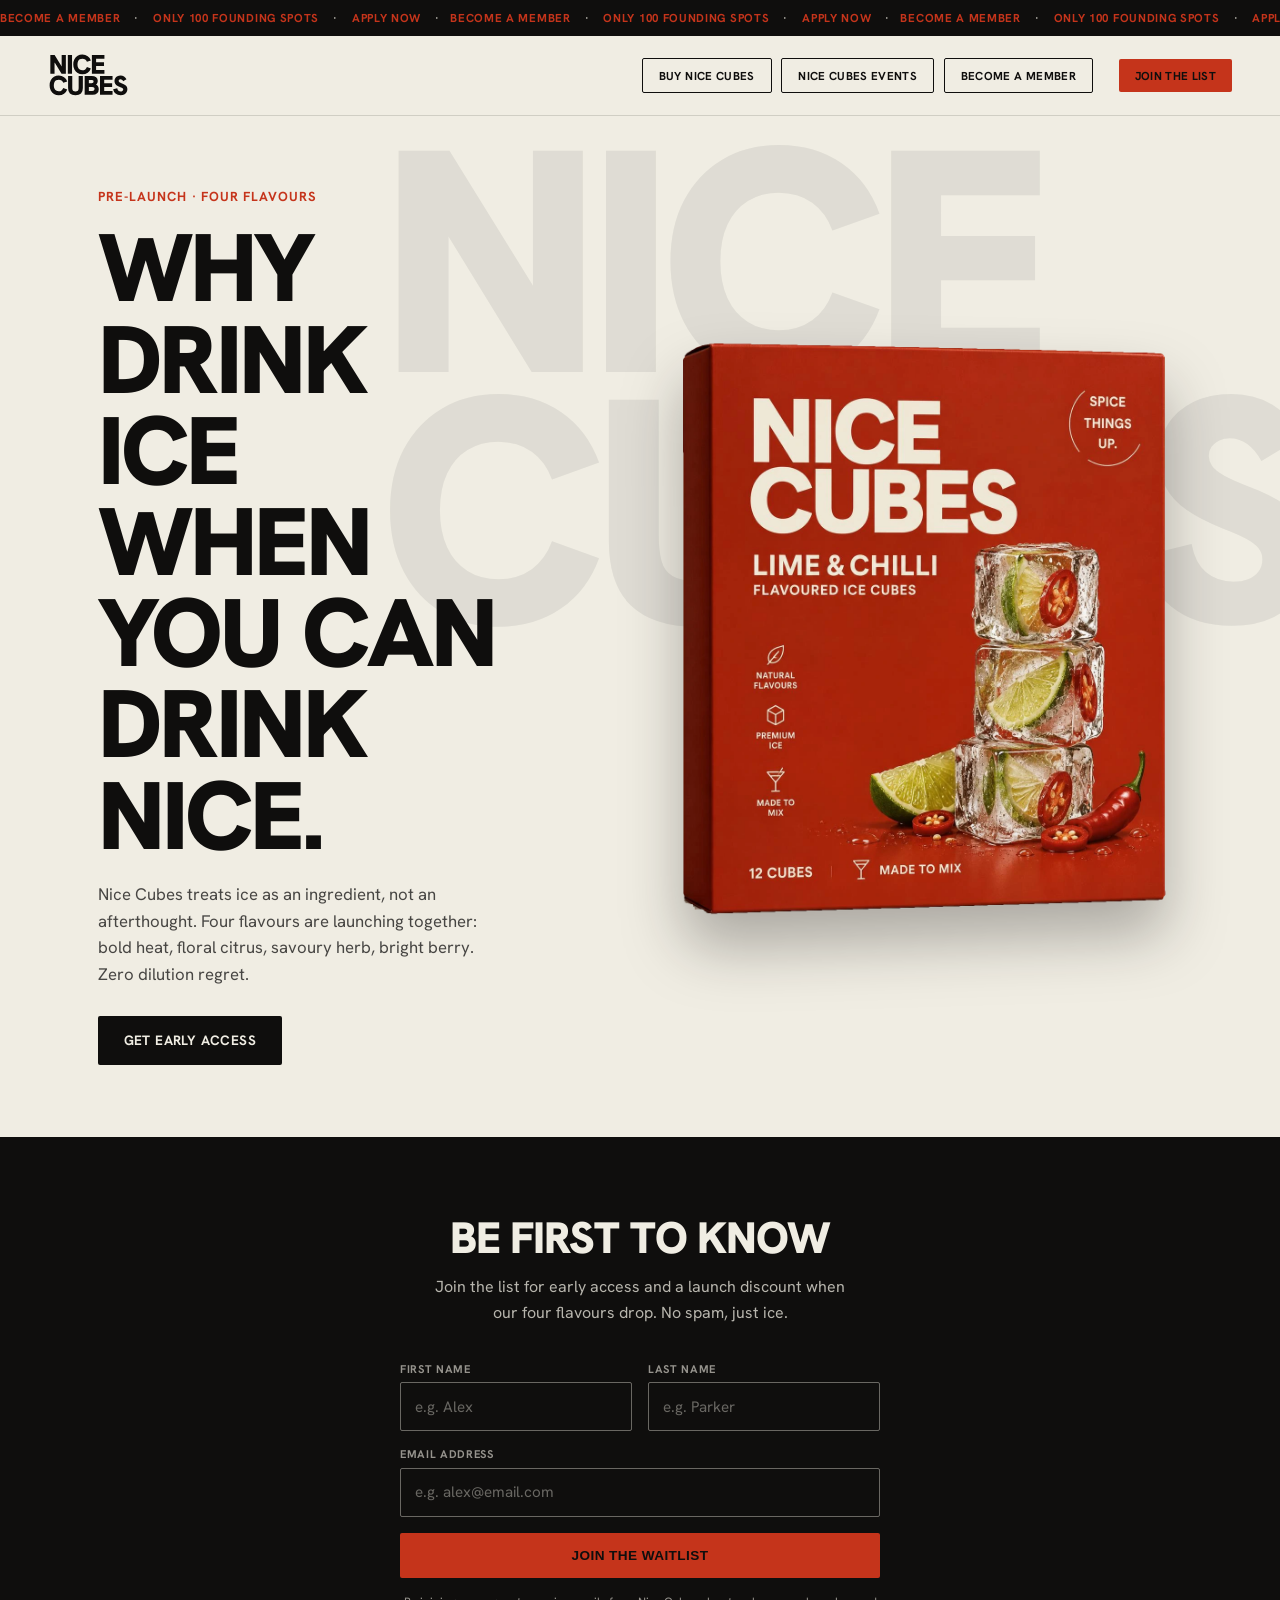
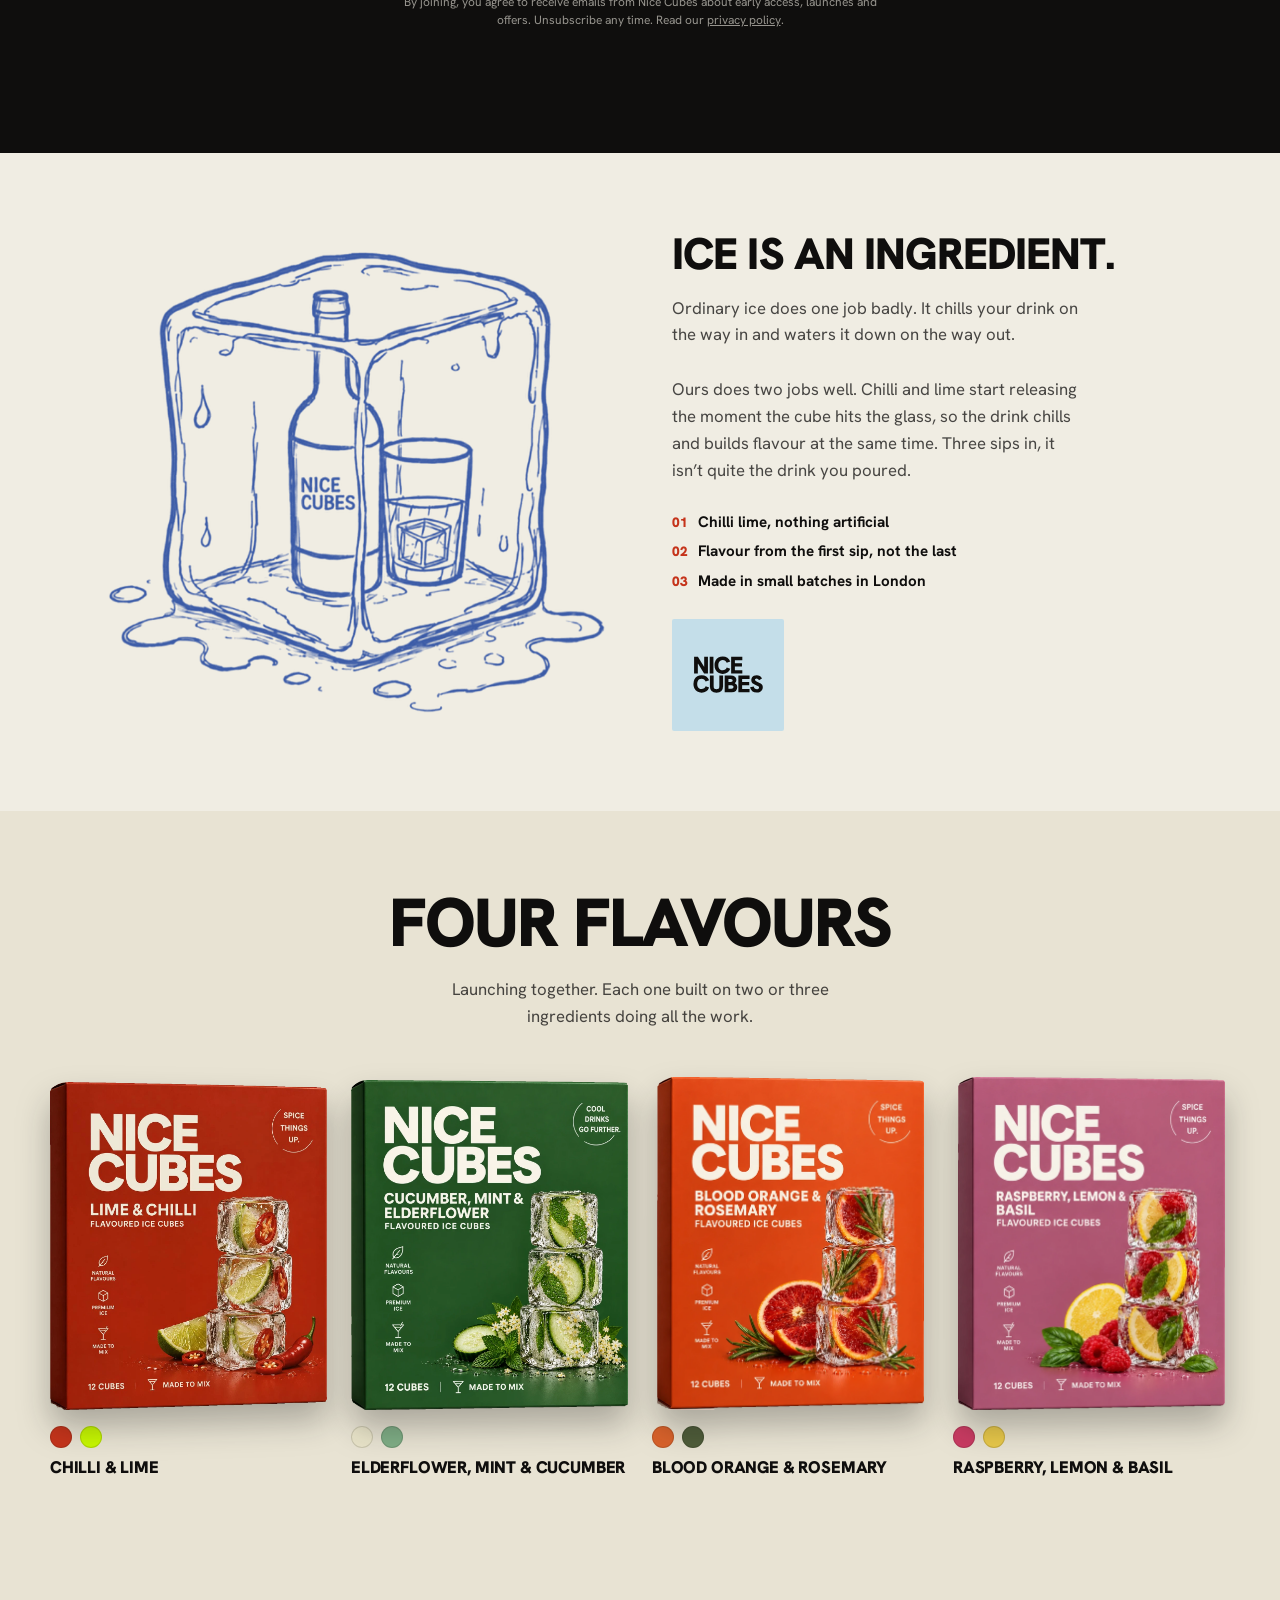
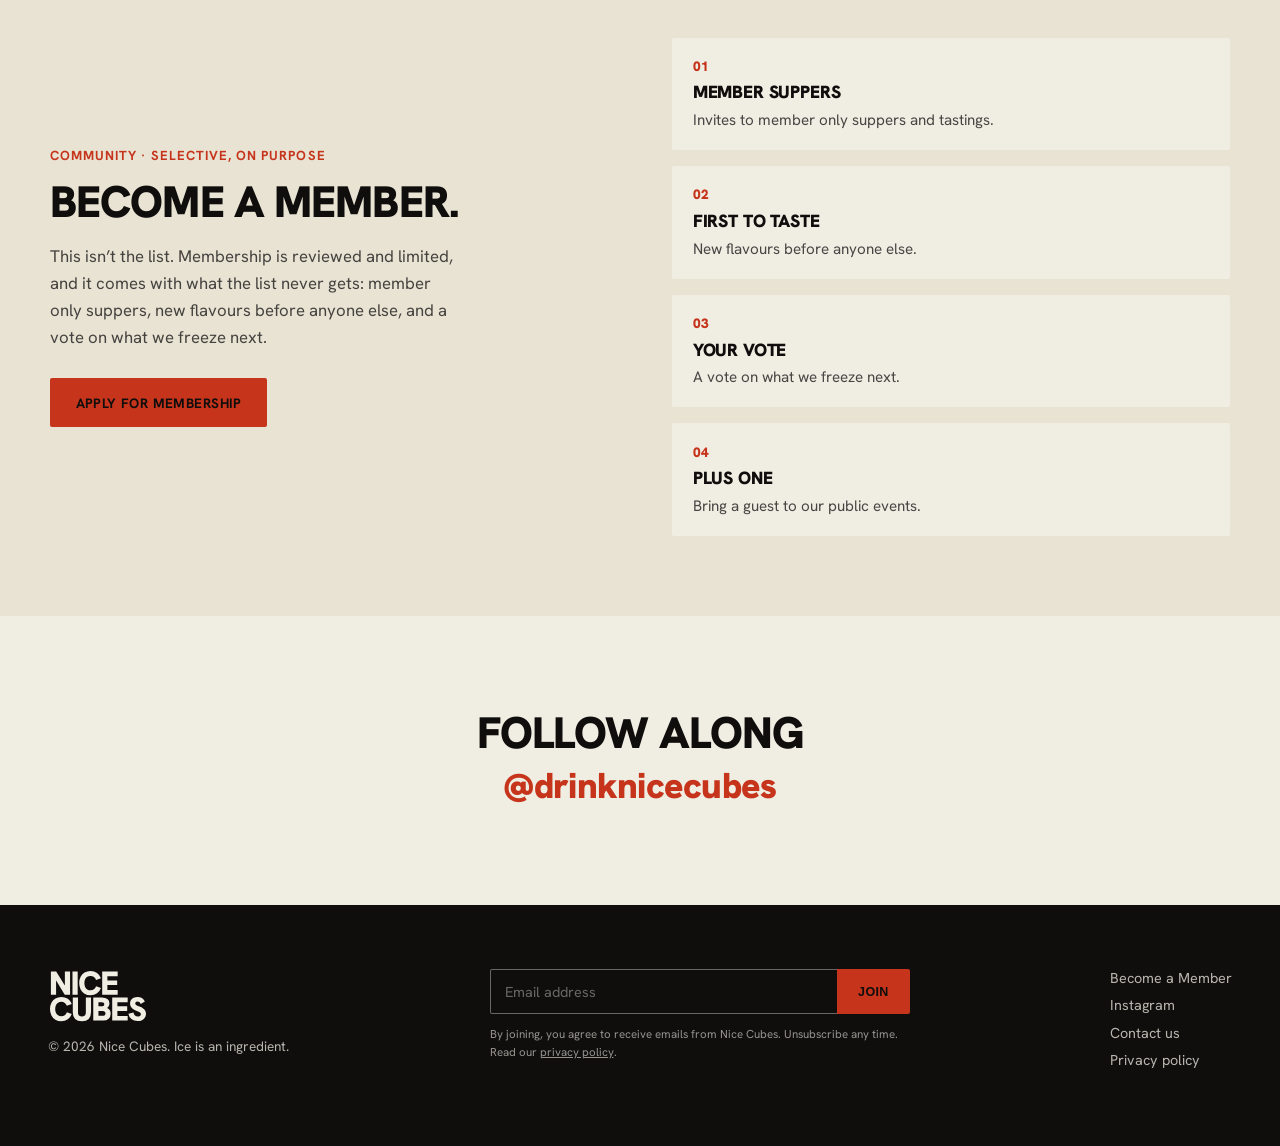
<file: index.html>
<!doctype html>
<html lang="en">
<head>
<meta charset="UTF-8">
<meta name="viewport" content="width=device-width, initial-scale=1">
<!-- meta:start -->
<title>Nice Cubes | Ice is an ingredient.</title>
<meta name="description" content="Nice Cubes treats ice as an ingredient, not an afterthought. Four flavours are launching together. Join the waitlist for early access and a launch discount.">
<link rel="canonical" href="https://drinknicecubes.com/">
<meta property="og:type" content="website">
<meta property="og:site_name" content="Nice Cubes">
<meta property="og:title" content="Nice Cubes | Ice is an ingredient.">
<meta property="og:description" content="Nice Cubes treats ice as an ingredient, not an afterthought. Four flavours are launching together. Join the waitlist for early access and a launch discount.">
<meta property="og:url" content="https://drinknicecubes.com/">
<meta property="og:image" content="https://drinknicecubes.com/images/og-home.jpg">
<meta property="og:image:width" content="1200">
<meta property="og:image:height" content="630">
<meta name="twitter:card" content="summary_large_image">
<!-- meta:end -->
<link rel="preload" href="/fonts/hanken-grotesk-latin.woff2" as="font" type="font/woff2" crossorigin>
<!-- Umami: cookieless analytics, no personal data collected. Restricted to the live domain so
     local testing and previews never appear in the real stats. -->
<script defer src="https://cloud.umami.is/script.js" data-website-id="16c16598-3e8c-4847-a990-3485f9583426" data-domains="drinknicecubes.com"></script>
<link rel="icon" href="/images/favicon.svg" type="image/svg+xml">
<link rel="icon" href="/images/favicon-32.png" type="image/png" sizes="32x32">
<link rel="apple-touch-icon" href="/images/apple-touch-icon.png">
<link rel="stylesheet" href="/style.css?v=43">
</head>
<body>

<svg width="0" height="0" style="position:absolute" aria-hidden="true" focusable="false"><defs><path id="nc-wordmark" d="M27 715V18H187L491 509H450V18H607V715H446L144 223H184V715ZM680 715V18H837V715ZM1224 733Q1123 733 1046 687Q969 641 926 558.5Q883 476 883 366Q883 256 926 174Q969 92 1046 46Q1123 0 1224 0Q1339 0 1422 57.5Q1505 115 1541 216L1393 269Q1373 213 1329.5 181.5Q1286 150 1224 150Q1168 150 1126.5 176Q1085 202 1062.5 250Q1040 298 1040 366Q1040 434 1062.5 482.5Q1085 531 1126.5 557Q1168 583 1224 583Q1286 583 1329.5 551.5Q1373 520 1393 464L1541 517Q1505 617 1422 675Q1339 733 1224 733ZM1578 715V18H2046V158H1735V286H2031V426H1735V575H2046V715ZM341 1517Q240 1517 163 1471Q86 1425 43 1342.5Q0 1260 0 1150Q0 1040 43 958Q86 876 163 830Q240 784 341 784Q456 784 539 841.5Q622 899 658 1000L510 1053Q490 997 446.5 965.5Q403 934 341 934Q285 934 243.5 960Q202 986 179.5 1034Q157 1082 157 1150Q157 1218 179.5 1266.5Q202 1315 243.5 1341Q285 1367 341 1367Q403 1367 446.5 1335.5Q490 1304 510 1248L658 1301Q622 1401 539 1459Q456 1517 341 1517ZM965 1517Q828 1517 758.5 1450Q689 1383 689 1247V802H846V1229Q846 1277 854.5 1309Q863 1341 889 1357Q915 1373 965 1373Q1015 1373 1040.5 1357Q1066 1341 1075 1309.5Q1084 1278 1084 1231V802H1241V1242Q1241 1381 1171.5 1449Q1102 1517 965 1517ZM1308 1499V802H1568Q1675 802 1736 849Q1797 896 1797 979Q1797 1025 1779 1061Q1761 1097 1729 1120Q1784 1144 1809.5 1186.5Q1835 1229 1835 1290Q1835 1387 1773.5 1443Q1712 1499 1605 1499ZM1465 1355H1592Q1678 1355 1678 1283Q1678 1248 1655.5 1229Q1633 1210 1592 1210H1465ZM1465 1070H1568Q1602 1070 1621 1052.5Q1640 1035 1640 1004Q1640 976 1621.5 961Q1603 946 1568 946H1465ZM1881 1499V802H2349V942H2038V1070H2334V1210H2038V1359H2349V1499ZM2651 1514Q2535 1514 2461 1454Q2387 1394 2371 1294L2524 1256Q2535 1316 2569.5 1345.5Q2604 1375 2656 1375Q2682 1375 2702.5 1367Q2723 1359 2735 1343Q2747 1327 2747 1305Q2747 1285 2735 1269.5Q2723 1254 2696 1239.5Q2669 1225 2624 1208Q2553 1180 2508 1148.5Q2463 1117 2442 1076Q2421 1035 2421 982Q2421 924 2449.5 879.5Q2478 835 2529.5 809.5Q2581 784 2649 784Q2722 784 2778.5 817.5Q2835 851 2869 919L2744 995Q2725 960 2699.5 941.5Q2674 923 2644 923Q2626 923 2611 930Q2596 937 2587 949.5Q2578 962 2578 979Q2578 996 2588.5 1011Q2599 1026 2627 1041.5Q2655 1057 2705 1076Q2772 1101 2815.5 1131Q2859 1161 2881 1200.5Q2903 1240 2903 1295Q2903 1359 2871.5 1408.5Q2840 1458 2783.5 1486Q2727 1514 2651 1514Z"/></defs></svg>
<svg class="bg-wordmark" viewBox="-60 -60 3023 1637" aria-hidden="true" focusable="false"><use href="#nc-wordmark"/></svg>

<a class="announce" href="/become-a-member/" aria-label="Become a member. Only 100 founding spots. Apply now.">
  <span class="announce__track">
<!-- announce:start -->
<span class="announce__item">Become a member <span class="announce__dot">&middot;</span> Only <span class="member-cap">100</span> founding spots <span class="announce__dot">&middot;</span> Apply now <span class="announce__dot">&middot;</span></span>
<span class="announce__item" aria-hidden="true">Become a member <span class="announce__dot">&middot;</span> Only <span class="member-cap">100</span> founding spots <span class="announce__dot">&middot;</span> Apply now <span class="announce__dot">&middot;</span></span>
<span class="announce__item" aria-hidden="true">Become a member <span class="announce__dot">&middot;</span> Only <span class="member-cap">100</span> founding spots <span class="announce__dot">&middot;</span> Apply now <span class="announce__dot">&middot;</span></span>
<span class="announce__item" aria-hidden="true">Become a member <span class="announce__dot">&middot;</span> Only <span class="member-cap">100</span> founding spots <span class="announce__dot">&middot;</span> Apply now <span class="announce__dot">&middot;</span></span>
<span class="announce__item" aria-hidden="true">Become a member <span class="announce__dot">&middot;</span> Only <span class="member-cap">100</span> founding spots <span class="announce__dot">&middot;</span> Apply now <span class="announce__dot">&middot;</span></span>
<span class="announce__item" aria-hidden="true">Become a member <span class="announce__dot">&middot;</span> Only <span class="member-cap">100</span> founding spots <span class="announce__dot">&middot;</span> Apply now <span class="announce__dot">&middot;</span></span>
<span class="announce__item" aria-hidden="true">Become a member <span class="announce__dot">&middot;</span> Only <span class="member-cap">100</span> founding spots <span class="announce__dot">&middot;</span> Apply now <span class="announce__dot">&middot;</span></span>
<span class="announce__item" aria-hidden="true">Become a member <span class="announce__dot">&middot;</span> Only <span class="member-cap">100</span> founding spots <span class="announce__dot">&middot;</span> Apply now <span class="announce__dot">&middot;</span></span>
<span class="announce__item" aria-hidden="true">Become a member <span class="announce__dot">&middot;</span> Only <span class="member-cap">100</span> founding spots <span class="announce__dot">&middot;</span> Apply now <span class="announce__dot">&middot;</span></span>
<span class="announce__item" aria-hidden="true">Become a member <span class="announce__dot">&middot;</span> Only <span class="member-cap">100</span> founding spots <span class="announce__dot">&middot;</span> Apply now <span class="announce__dot">&middot;</span></span>
<span class="announce__item" aria-hidden="true">Become a member <span class="announce__dot">&middot;</span> Only <span class="member-cap">100</span> founding spots <span class="announce__dot">&middot;</span> Apply now <span class="announce__dot">&middot;</span></span>
<span class="announce__item" aria-hidden="true">Become a member <span class="announce__dot">&middot;</span> Only <span class="member-cap">100</span> founding spots <span class="announce__dot">&middot;</span> Apply now <span class="announce__dot">&middot;</span></span>
<!-- announce:end -->
  </span>
</a>

<header class="nav" id="site-nav">
  <a class="nav__brand" href="/" aria-label="Nice Cubes home">
    <svg class="logo logo--nav" viewBox="-60 -60 3023 1637" role="img" aria-label="Nice Cubes"><use href="#nc-wordmark"/></svg>
  </a>
  <nav class="nav__links" id="nav-links" aria-label="Main">
    <a class="btn btn--outline btn--sm" href="/buy/">Buy Nice Cubes</a>
    <a class="btn btn--outline btn--sm" href="/events/">Nice Cubes Events</a>
    <a class="btn btn--outline btn--sm" href="/become-a-member/">Become a Member</a>
  </nav>
  <a class="btn btn--accent btn--sm nav__join" href="/#join">Join the list</a>
  <button class="nav__toggle" type="button" aria-expanded="false" aria-controls="nav-links" aria-label="Open menu"><span></span><span></span></button>
</header>

<main id="main">
<div id="page-home">

  <section class="hero">
    <div class="hero__text">
      <p class="eyebrow"><span class="nowrap">Pre-launch</span> &middot; Four flavours</p>
      <h1 class="display">Why drink ice<br>when you can<br>drink nice.</h1>
      <p class="lede">Nice Cubes treats ice as an ingredient, not an afterthought. Four flavours are launching together: bold heat, floral citrus, savoury herb, bright berry. Zero dilution regret.</p>
      <a class="btn btn--dark" href="/#join">Get Early Access</a>
    </div>
    <div class="hero__media">
      <img class="hero__img" src="/images/hero-lime-chilli-box.webp?v=2" alt="Nice Cubes Lime &amp; Chilli flavoured ice cubes box, with three ice cubes containing lime and chilli">
    </div>
  </section>

  <section class="waitlist" id="join">
    <h2 class="h2 h2--onblack">Be first to know</h2>
    <p class="waitlist__copy">Join the list for early access and a launch discount when our four flavours drop. No spam, just ice.</p>

    <form class="form" id="waitlist-form" novalidate>
      <div class="form__row">
        <label class="field">
          <span class="field__label">First name</span>
          <input class="field__input" type="text" name="firstName" placeholder="e.g. Alex" required autocomplete="given-name">
        </label>
        <label class="field">
          <span class="field__label">Last name</span>
          <input class="field__input" type="text" name="lastName" placeholder="e.g. Parker" required autocomplete="family-name">
        </label>
      </div>
      <label class="field field--full">
        <span class="field__label">Email address</span>
        <input class="field__input" type="email" name="email" placeholder="e.g. alex@email.com" required autocomplete="email">
      </label>
      <div class="hp" aria-hidden="true"><label>Leave this field empty<input type="text" name="nc_confirm_url" tabindex="-1" autocomplete="off"></label></div>
      <button class="btn btn--accent btn--block" type="submit">Join the Waitlist</button>
      <p class="form__consent form__consent--dark">By joining, you agree to receive emails from Nice Cubes about early access, launches and offers. Unsubscribe any time. Read our <a href="/privacy/">privacy policy</a>.</p>
      <p class="form__note" role="status" aria-live="polite"></p>

      <div class="join-followup" id="join-followup" hidden>
        <span class="join-followup__tag">Free</span>
        <p class="join-followup__title">Fancy something the list doesn&rsquo;t get?</p>
        <p class="join-followup__text">Apply for membership: reviewed, limited, and worth it. Member only suppers, new flavours before anyone else, and a vote on what we freeze next.</p>
        <a class="btn btn--dark btn--sm" href="/become-a-member/">Apply for membership</a>
      </div>
    </form>
  </section>

  <section class="ingredient">
    <img class="ingredient__img" src="/images/ingredient-ice-cube-illustration.webp?v=2" alt="Blue line drawing of a melting ice cube with a Nice Cubes bottle and a glass of ice frozen inside it" loading="lazy" decoding="async">
    <div class="ingredient__text">
      <h2 class="h2">Ice is an ingredient.</h2>
      <p class="lede">Ordinary ice does one job badly. It chills your drink on the way in and waters it down on the way out.</p>
      <p class="lede">Ours does two jobs well. Chilli and lime start releasing the moment the cube hits the glass, so the drink chills and builds flavour at the same time. Three sips in, it isn&rsquo;t quite the drink you poured.</p>
      <ol class="principles">
        <li><span class="principles__num">01</span> Chilli lime, nothing artificial</li>
        <li><span class="principles__num">02</span> Flavour from the first sip, not the last</li>
        <li><span class="principles__num">03</span> Made in small batches in London</li>
      </ol>
      <span class="lockup" role="img" aria-label="Nice Cubes wordmark, black on ice blue">
        <svg class="lockup__mark" viewBox="-60 -60 3023 1637" aria-hidden="true" focusable="false"><use href="#nc-wordmark"/></svg>
      </span>
    </div>
  </section>

  <section class="flavours">
    <h2 class="display display--sm">Four Flavours</h2>
    <p class="lede lede--center">Launching together. Each one built on two or three ingredients doing all the work.</p>

    <div class="flavour-grid">
      <div class="flavour-card">
        <img class="flavour-card__img" src="/images/flavour-lime-chilli.webp?v=2" alt="Nice Cubes Lime &amp; Chilli flavoured ice cubes box, with ice cubes containing lime and chilli" loading="lazy" decoding="async">
        <div class="flavour-card__swatches">
          <span class="flavour-dot" style="background:#C5341B;"></span>
          <span class="flavour-dot" style="background:#C8F902;"></span>
        </div>
        <div class="flavour-card__name">Chilli &amp; Lime</div>
      </div>

      <div class="flavour-card">
        <img class="flavour-card__img" src="/images/flavour-cucumber-mint.webp?v=4" alt="Nice Cubes Cucumber, Mint &amp; Elderflower flavoured ice cubes box, with ice cubes containing cucumber, mint and elderflower" loading="lazy" decoding="async">
        <div class="flavour-card__swatches">
          <span class="flavour-dot" style="background:#E9E4C9;"></span>
          <span class="flavour-dot" style="background:#7FAE86;"></span>
        </div>
        <div class="flavour-card__name">Elderflower, Mint &amp; Cucumber</div>
      </div>

      <div class="flavour-card">
        <img class="flavour-card__img" src="/images/flavour-blood-orange-rosemary.webp?v=2" alt="Nice Cubes Blood Orange &amp; Rosemary flavoured ice cubes box, with ice cubes containing blood orange and rosemary" loading="lazy" decoding="async">
        <div class="flavour-card__swatches">
          <span class="flavour-dot" style="background:#D9622B;"></span>
          <span class="flavour-dot" style="background:#4F5D3A;"></span>
        </div>
        <div class="flavour-card__name">Blood Orange &amp; Rosemary</div>
      </div>

      <div class="flavour-card">
        <img class="flavour-card__img" src="/images/flavour-raspberry-lemon-basil.webp?v=2" alt="Nice Cubes Raspberry, Lemon &amp; Basil flavoured ice cubes box, with ice cubes containing raspberry, lemon and basil" loading="lazy" decoding="async">
        <div class="flavour-card__swatches">
          <span class="flavour-dot" style="background:#C93B62;"></span>
          <span class="flavour-dot" style="background:#E9C94A;"></span>
        </div>
        <div class="flavour-card__name">Raspberry, Lemon &amp; Basil</div>
      </div>
    </div>
  </section>

  <section class="member-teaser">
    <div class="member-teaser__inner">
      <div class="member-teaser__text">
        <p class="eyebrow">Community &middot; Selective, on purpose</p>
        <h2 class="h2">Become a member.</h2>
        <p class="lede">This isn&rsquo;t the list. Membership is reviewed and limited, and it comes with what the list never gets: member only suppers, new flavours before anyone else, and a vote on what we freeze next.</p>
        <a class="btn btn--accent" href="/become-a-member/">Apply for membership</a>
      </div>
      <ul class="perks member-teaser__perks">
        <li class="perk">
          <span class="perk__num">01</span>
          <strong class="perk__title">Member suppers</strong>
          <span class="perk__text">Invites to member only suppers and tastings.</span>
        </li>
        <li class="perk">
          <span class="perk__num">02</span>
          <strong class="perk__title">First to taste</strong>
          <span class="perk__text">New flavours before anyone else.</span>
        </li>
        <li class="perk">
          <span class="perk__num">03</span>
          <strong class="perk__title">Your vote</strong>
          <span class="perk__text">A vote on what we freeze next.</span>
        </li>
        <li class="perk">
          <span class="perk__num">04</span>
          <strong class="perk__title">Plus one</strong>
          <span class="perk__text">Bring a guest to our public events.</span>
        </li>
      </ul>
    </div>
  </section>

  <section class="follow follow--simple">
    <div class="follow__head">
      <h2 class="h2">Follow along</h2>
      <a class="follow__handle" href="https://www.instagram.com/drinknicecubes/" target="_blank" rel="noopener">@drinknicecubes</a>
    </div>
    <div class="follow__grid" hidden>
      <span class="dropzone dropzone--square" data-hint="Instagram">
        <input type="file" accept="image/*" class="dropzone__input" aria-label="Upload Instagram post 1">
        <span class="dropzone__empty">
          <svg viewBox="0 0 24 24" class="dropzone__icon"><path d="M12 2.2c3.2 0 3.6 0 4.9.07 1.2.06 2 .25 2.4.42.6.24 1 .53 1.5 1a4 4 0 0 1 1 1.5c.17.4.36 1.2.42 2.4.06 1.3.07 1.7.07 4.9s0 3.6-.07 4.9c-.06 1.2-.25 2-.42 2.4a4 4 0 0 1-1 1.5 4 4 0 0 1-1.5 1c-.4.17-1.2.36-2.4.42-1.3.06-1.7.07-4.9.07s-3.6 0-4.9-.07c-1.2-.06-2-.25-2.4-.42a4 4 0 0 1-1.5-1 4 4 0 0 1-1-1.5c-.17-.4-.36-1.2-.42-2.4C2.2 15.6 2.2 15.2 2.2 12s0-3.6.07-4.9c.06-1.2.25-2 .42-2.4a4 4 0 0 1 1-1.5 4 4 0 0 1 1.5-1c.4-.17 1.2-.36 2.4-.42C8.4 2.2 8.8 2.2 12 2.2Zm0 2c-3.15 0-3.52 0-4.77.07-.97.04-1.5.2-1.85.34-.46.18-.8.4-1.15.75-.35.35-.57.68-.75 1.15-.14.35-.3.88-.34 1.85C3.07 9.48 3.07 9.85 3.07 13s0 3.52.07 4.77c.04.97.2 1.5.34 1.85.18.46.4.8.75 1.15.35.35.68.57 1.15.75.35.14.88.3 1.85.34 1.25.06 1.62.07 4.77.07s3.52 0 4.77-.07c.97-.04 1.5-.2 1.85-.34.46-.18.8-.4 1.15-.75.35-.35.57-.68.75-1.15.14-.35.3-.88.34-1.85.06-1.25.07-1.62.07-4.77s0-3.52-.07-4.77c-.04-.97-.2-1.5-.34-1.85a3 3 0 0 0-.75-1.15 3 3 0 0 0-1.15-.75c-.35-.14-.88-.3-1.85-.34C15.52 4.2 15.15 4.2 12 4.2Zm0 3.4a5.4 5.4 0 1 1 0 10.8 5.4 5.4 0 0 1 0-10.8Zm0 2a3.4 3.4 0 1 0 0 6.8 3.4 3.4 0 0 0 0-6.8Zm5.6-2.6a1.26 1.26 0 1 1-2.52 0 1.26 1.26 0 0 1 2.52 0Z"/></svg>
          <span class="dropzone__label">Instagram</span>
          <span class="dropzone__browse">or browse files</span>
        </span>
      </span>
      <span class="dropzone dropzone--square" data-hint="Instagram">
        <input type="file" accept="image/*" class="dropzone__input" aria-label="Upload Instagram post 2">
        <span class="dropzone__empty">
          <svg viewBox="0 0 24 24" class="dropzone__icon"><path d="M12 2.2c3.2 0 3.6 0 4.9.07 1.2.06 2 .25 2.4.42.6.24 1 .53 1.5 1a4 4 0 0 1 1 1.5c.17.4.36 1.2.42 2.4.06 1.3.07 1.7.07 4.9s0 3.6-.07 4.9c-.06 1.2-.25 2-.42 2.4a4 4 0 0 1-1 1.5 4 4 0 0 1-1.5 1c-.4.17-1.2.36-2.4.42-1.3.06-1.7.07-4.9.07s-3.6 0-4.9-.07c-1.2-.06-2-.25-2.4-.42a4 4 0 0 1-1.5-1 4 4 0 0 1-1-1.5c-.17-.4-.36-1.2-.42-2.4C2.2 15.6 2.2 15.2 2.2 12s0-3.6.07-4.9c.06-1.2.25-2 .42-2.4a4 4 0 0 1 1-1.5 4 4 0 0 1 1.5-1c.4-.17 1.2-.36 2.4-.42C8.4 2.2 8.8 2.2 12 2.2Zm0 2c-3.15 0-3.52 0-4.77.07-.97.04-1.5.2-1.85.34-.46.18-.8.4-1.15.75-.35.35-.57.68-.75 1.15-.14.35-.3.88-.34 1.85C3.07 9.48 3.07 9.85 3.07 13s0 3.52.07 4.77c.04.97.2 1.5.34 1.85.18.46.4.8.75 1.15.35.35.68.57 1.15.75.35.14.88.3 1.85.34 1.25.06 1.62.07 4.77.07s3.52 0 4.77-.07c.97-.04 1.5-.2 1.85-.34.46-.18.8-.4 1.15-.75.35-.35.57-.68.75-1.15.14-.35.3-.88.34-1.85.06-1.25.07-1.62.07-4.77s0-3.52-.07-4.77c-.04-.97-.2-1.5-.34-1.85a3 3 0 0 0-.75-1.15 3 3 0 0 0-1.15-.75c-.35-.14-.88-.3-1.85-.34C15.52 4.2 15.15 4.2 12 4.2Zm0 3.4a5.4 5.4 0 1 1 0 10.8 5.4 5.4 0 0 1 0-10.8Zm0 2a3.4 3.4 0 1 0 0 6.8 3.4 3.4 0 0 0 0-6.8Zm5.6-2.6a1.26 1.26 0 1 1-2.52 0 1.26 1.26 0 0 1 2.52 0Z"/></svg>
          <span class="dropzone__label">Instagram</span>
          <span class="dropzone__browse">or browse files</span>
        </span>
      </span>
      <span class="dropzone dropzone--square" data-hint="Instagram">
        <input type="file" accept="image/*" class="dropzone__input" aria-label="Upload Instagram post 3">
        <span class="dropzone__empty">
          <svg viewBox="0 0 24 24" class="dropzone__icon"><path d="M12 2.2c3.2 0 3.6 0 4.9.07 1.2.06 2 .25 2.4.42.6.24 1 .53 1.5 1a4 4 0 0 1 1 1.5c.17.4.36 1.2.42 2.4.06 1.3.07 1.7.07 4.9s0 3.6-.07 4.9c-.06 1.2-.25 2-.42 2.4a4 4 0 0 1-1 1.5 4 4 0 0 1-1.5 1c-.4.17-1.2.36-2.4.42-1.3.06-1.7.07-4.9.07s-3.6 0-4.9-.07c-1.2-.06-2-.25-2.4-.42a4 4 0 0 1-1.5-1 4 4 0 0 1-1-1.5c-.17-.4-.36-1.2-.42-2.4C2.2 15.6 2.2 15.2 2.2 12s0-3.6.07-4.9c.06-1.2.25-2 .42-2.4a4 4 0 0 1 1-1.5 4 4 0 0 1 1.5-1c.4-.17 1.2-.36 2.4-.42C8.4 2.2 8.8 2.2 12 2.2Zm0 2c-3.15 0-3.52 0-4.77.07-.97.04-1.5.2-1.85.34-.46.18-.8.4-1.15.75-.35.35-.57.68-.75 1.15-.14.35-.3.88-.34 1.85C3.07 9.48 3.07 9.85 3.07 13s0 3.52.07 4.77c.04.97.2 1.5.34 1.85.18.46.4.8.75 1.15.35.35.68.57 1.15.75.35.14.88.3 1.85.34 1.25.06 1.62.07 4.77.07s3.52 0 4.77-.07c.97-.04 1.5-.2 1.85-.34.46-.18.8-.4 1.15-.75.35-.35.57-.68.75-1.15.14-.35.3-.88.34-1.85.06-1.25.07-1.62.07-4.77s0-3.52-.07-4.77c-.04-.97-.2-1.5-.34-1.85a3 3 0 0 0-.75-1.15 3 3 0 0 0-1.15-.75c-.35-.14-.88-.3-1.85-.34C15.52 4.2 15.15 4.2 12 4.2Zm0 3.4a5.4 5.4 0 1 1 0 10.8 5.4 5.4 0 0 1 0-10.8Zm0 2a3.4 3.4 0 1 0 0 6.8 3.4 3.4 0 0 0 0-6.8Zm5.6-2.6a1.26 1.26 0 1 1-2.52 0 1.26 1.26 0 0 1 2.52 0Z"/></svg>
          <span class="dropzone__label">Instagram</span>
          <span class="dropzone__browse">or browse files</span>
        </span>
      </span>
      <span class="dropzone dropzone--square" data-hint="Instagram">
        <input type="file" accept="image/*" class="dropzone__input" aria-label="Upload Instagram post 4">
        <span class="dropzone__empty">
          <svg viewBox="0 0 24 24" class="dropzone__icon"><path d="M12 2.2c3.2 0 3.6 0 4.9.07 1.2.06 2 .25 2.4.42.6.24 1 .53 1.5 1a4 4 0 0 1 1 1.5c.17.4.36 1.2.42 2.4.06 1.3.07 1.7.07 4.9s0 3.6-.07 4.9c-.06 1.2-.25 2-.42 2.4a4 4 0 0 1-1 1.5 4 4 0 0 1-1.5 1c-.4.17-1.2.36-2.4.42-1.3.06-1.7.07-4.9.07s-3.6 0-4.9-.07c-1.2-.06-2-.25-2.4-.42a4 4 0 0 1-1.5-1 4 4 0 0 1-1-1.5c-.17-.4-.36-1.2-.42-2.4C2.2 15.6 2.2 15.2 2.2 12s0-3.6.07-4.9c.06-1.2.25-2 .42-2.4a4 4 0 0 1 1-1.5 4 4 0 0 1 1.5-1c.4-.17 1.2-.36 2.4-.42C8.4 2.2 8.8 2.2 12 2.2Zm0 2c-3.15 0-3.52 0-4.77.07-.97.04-1.5.2-1.85.34-.46.18-.8.4-1.15.75-.35.35-.57.68-.75 1.15-.14.35-.3.88-.34 1.85C3.07 9.48 3.07 9.85 3.07 13s0 3.52.07 4.77c.04.97.2 1.5.34 1.85.18.46.4.8.75 1.15.35.35.68.57 1.15.75.35.14.88.3 1.85.34 1.25.06 1.62.07 4.77.07s3.52 0 4.77-.07c.97-.04 1.5-.2 1.85-.34.46-.18.8-.4 1.15-.75.35-.35.57-.68.75-1.15.14-.35.3-.88.34-1.85.06-1.25.07-1.62.07-4.77s0-3.52-.07-4.77c-.04-.97-.2-1.5-.34-1.85a3 3 0 0 0-.75-1.15 3 3 0 0 0-1.15-.75c-.35-.14-.88-.3-1.85-.34C15.52 4.2 15.15 4.2 12 4.2Zm0 3.4a5.4 5.4 0 1 1 0 10.8 5.4 5.4 0 0 1 0-10.8Zm0 2a3.4 3.4 0 1 0 0 6.8 3.4 3.4 0 0 0 0-6.8Zm5.6-2.6a1.26 1.26 0 1 1-2.52 0 1.26 1.26 0 0 1 2.52 0Z"/></svg>
          <span class="dropzone__label">Instagram</span>
          <span class="dropzone__browse">or browse files</span>
        </span>
      </span>
    </div>
  </section>

</div>

<section class="subpage" id="page-buy" hidden>
  <p class="eyebrow eyebrow--center">Shop &middot; Coming soon</p>
  <h1 class="subpage__title">Chill out.</h1>
  <p class="subpage__copy">Your cubes are still freezing. Nice Cubes isn&rsquo;t for sale just yet, but join the waitlist and we&rsquo;ll email you the moment Chilli Lime is ready to order.</p>
  <div class="freezer" role="img" aria-label="An ice cube tray with five cubes frozen and one still setting">
    <span class="freezer__cube"></span>
    <span class="freezer__cube"></span>
    <span class="freezer__cube"></span>
    <span class="freezer__cube"></span>
    <span class="freezer__cube"></span>
    <span class="freezer__cube freezer__cube--setting"></span>
  </div>
  <p class="freezer__label">Nearly set</p>
  <div class="event__actions">
    <a class="btn btn--dark" href="/#join">Join the waitlist</a>
    <a class="btn btn--outline" href="/become-a-member/">Become a member while you wait</a>
  </div>
</section>

<!-- To flag a future event as members only, add data-members-only to the <section class="event">
     tag below (alongside data-sold-out if it applies). The badge and its styling already exist
     in style.css and need no further changes. -->
<section class="event" id="page-events" data-sold-out hidden>
  <div class="event__inner">
    <div class="event__banner-wrap">
      <img class="event__banner" src="/images/supper-club-banner.webp" alt="Nice Cubes Supper Club poster. Food by Oliver Wilson, 3rd October, 6:30 to 11pm, East London. Good drinks, better ice. Seasonal fine dining. A space worth saving." loading="lazy" decoding="async">
      <span class="event__stamp" aria-hidden="true">Sold out</span>
    </div>

    <div class="event__layout">
      <div class="event__body">
        <p class="eyebrow">First launch event <span class="event__members-badge">Members only</span></p>
        <h1 class="display display--event">A Nice Cubes<br>Supper.</h1>
        <p class="event__tagline">Good drinks. Better ice.</p>

        <ul class="event__meta">
          <li><span class="event__meta-label">Date</span>Saturday 3rd October 2026</li>
          <li><span class="event__meta-label">Time</span>6:30pm to 11:00pm</li>
          <li><span class="event__meta-label">Location</span>Palm 2, Lower Clapton Rd, East London E5&nbsp;0QJ</li>
        </ul>

        <p class="lede">An evening of amazing food, quality drinks and fabulous ice. We&rsquo;re bringing Nice Cubes to the world for an intimate supper, with food by Oliver Wilson and friends.</p>
        <p class="lede">Expect a seasonal menu, <span class="nowrap">long-table</span> dining, carefully made drinks, flavoured ice, and a room full of nice people.</p>
        <p class="event__cue">Come playful. Bring a little spice.</p>

        <div class="event__tickets">
          <a class="btn btn--accent btn--lg" href="https://www.tickettailor.com/events/nicecubes/2355567" target="_blank" rel="noopener">Get Tickets</a>
        </div>

        <div class="event__soldout" role="status">
          <p class="event__soldout-title">Sold out. Nice one.</p>
          <p class="event__soldout-copy">Every seat is taken and we&rsquo;re having a bit of a meltdown. Join the list and you&rsquo;ll be first to hear about the next supper.</p>
          <div class="event__actions">
            <a class="btn btn--dark" href="/#join">Join the list</a>
            <a class="btn btn--outline" href="https://www.tickettailor.com/events/nicecubes/2355567" target="_blank" rel="noopener">View the event page</a>
          </div>
        </div>
      </div>

      <aside class="event__card">
        <div class="event__card-title">A Nice Cubes Supper</div>
        <div class="event__card-row">Sat 3 Oct 2026 &middot; 6:30 to 11:00pm</div>
        <div class="event__card-row">Palm 2, E5 0QJ &middot; East London</div>
        <div class="event__tickets">
          <a class="btn btn--dark btn--block" href="https://www.tickettailor.com/events/nicecubes/2355567" target="_blank" rel="noopener">Buy Tickets</a>
          <div class="event__card-note">Tickets &amp; booking handled securely by Ticket&nbsp;Tailor.</div>
        </div>
        <div class="event__card-soldout">
          <span class="event__badge">Sold out</span>
          <a class="btn btn--accent btn--block" href="/#join">Join the list for the next one</a>
          <a class="btn btn--outline-light btn--block" href="https://www.tickettailor.com/events/nicecubes/2355567" target="_blank" rel="noopener">View the event page</a>
        </div>
      </aside>
    </div>

    <!-- Empty until there is a first past event to show. Unhide once photos are added, so
         members only events can show non-members what they missed. -->
    <section class="past-events" id="past-events" hidden>
      <h2 class="h2 h2--center">Past events</h2>
      <p class="lede lede--center">What non members missed.</p>
      <div class="follow__grid">
        <span class="dropzone dropzone--square" data-hint="Photo from a past event">
          <input type="file" accept="image/*" class="dropzone__input" aria-label="Upload past event photo 1">
          <span class="dropzone__empty">
            <svg viewBox="0 0 24 24" class="dropzone__icon"><path d="M21 19V5a2 2 0 0 0-2-2H5a2 2 0 0 0-2 2v14a2 2 0 0 0 2 2h14a2 2 0 0 0 2-2ZM8.5 13.5l2.5 3.01L14.5 12l4.5 6H5l3.5-4.5Z"/></svg>
            <span class="dropzone__label">Photo from a past event</span>
            <span class="dropzone__browse">or browse files</span>
          </span>
        </span>
        <span class="dropzone dropzone--square" data-hint="Photo from a past event">
          <input type="file" accept="image/*" class="dropzone__input" aria-label="Upload past event photo 2">
          <span class="dropzone__empty">
            <svg viewBox="0 0 24 24" class="dropzone__icon"><path d="M21 19V5a2 2 0 0 0-2-2H5a2 2 0 0 0-2 2v14a2 2 0 0 0 2 2h14a2 2 0 0 0 2-2ZM8.5 13.5l2.5 3.01L14.5 12l4.5 6H5l3.5-4.5Z"/></svg>
            <span class="dropzone__label">Photo from a past event</span>
            <span class="dropzone__browse">or browse files</span>
          </span>
        </span>
        <span class="dropzone dropzone--square" data-hint="Photo from a past event">
          <input type="file" accept="image/*" class="dropzone__input" aria-label="Upload past event photo 3">
          <span class="dropzone__empty">
            <svg viewBox="0 0 24 24" class="dropzone__icon"><path d="M21 19V5a2 2 0 0 0-2-2H5a2 2 0 0 0-2 2v14a2 2 0 0 0 2 2h14a2 2 0 0 0 2-2ZM8.5 13.5l2.5 3.01L14.5 12l4.5 6H5l3.5-4.5Z"/></svg>
            <span class="dropzone__label">Photo from a past event</span>
            <span class="dropzone__browse">or browse files</span>
          </span>
        </span>
        <span class="dropzone dropzone--square" data-hint="Photo from a past event">
          <input type="file" accept="image/*" class="dropzone__input" aria-label="Upload past event photo 4">
          <span class="dropzone__empty">
            <svg viewBox="0 0 24 24" class="dropzone__icon"><path d="M21 19V5a2 2 0 0 0-2-2H5a2 2 0 0 0-2 2v14a2 2 0 0 0 2 2h14a2 2 0 0 0 2-2ZM8.5 13.5l2.5 3.01L14.5 12l4.5 6H5l3.5-4.5Z"/></svg>
            <span class="dropzone__label">Photo from a past event</span>
            <span class="dropzone__browse">or browse files</span>
          </span>
        </span>
      </div>
    </section>
  </div>
</section>

<section class="apply" id="page-apply" hidden>
  <div class="apply__inner">
    <p class="eyebrow eyebrow--center">Community &middot; Selective, on purpose</p>
    <h2 class="h2 h2--center">Become a member</h2>
    <p class="lede lede--center">This isn&rsquo;t the waitlist. Membership is reviewed and limited, and it comes with what the list never gets: member only suppers, new flavours before anyone else, a vote on what we freeze next, and a plus one to our events.</p>
    <p class="apply__notice">Founding intake: <span class="member-cap">100</span> places. We review applications every Sunday and reply to everyone.</p>

    <ul class="perks">
      <li class="perk"><span class="perk__num">01</span><strong class="perk__title">Member suppers</strong><span class="perk__text">Invites to member only suppers and tastings.</span></li>
      <li class="perk"><span class="perk__num">02</span><strong class="perk__title">First to taste</strong><span class="perk__text">New flavours before anyone else.</span></li>
      <li class="perk"><span class="perk__num">03</span><strong class="perk__title">Your vote</strong><span class="perk__text">A vote on what we freeze next.</span></li>
      <li class="perk"><span class="perk__num">04</span><strong class="perk__title">Plus one</strong><span class="perk__text">Bring a guest to our public events.</span></li>
    </ul>

    <div class="apply__grid">
      <div class="member-card-wrap">
        <p class="member-card__preview-label">This could be yours</p>
        <div class="member-card" aria-hidden="true">
          <svg class="member-card__logo" viewBox="-60 -60 3023 1637" focusable="false"><use href="#nc-wordmark"/></svg>
          <span class="member-card__tag">Preview</span>
          <div class="member-card__name" id="card-name">Your name</div>
          <div class="member-card__row">
            <span class="member-card__label">Favourite flavour</span>
            <strong class="member-card__value" id="card-flavour">Your pick</strong>
          </div>
          <div class="member-card__foot">Chilled since 2026</div>
        </div>
        <p class="member-card__hint">Fill in the form to preview it. If you&rsquo;re accepted, the real one lands in your inbox.</p>
      </div>

    <form class="form form--light" id="apply-form" novalidate>
      <div class="form__row">
        <label class="field">
          <span class="field__label">First name</span>
          <input class="field__input" type="text" name="firstName" placeholder="First name" required autocomplete="given-name">
        </label>
        <label class="field">
          <span class="field__label">Last name</span>
          <input class="field__input" type="text" name="lastName" placeholder="Last name" required autocomplete="family-name">
        </label>
      </div>
      <label class="field field--full">
        <span class="field__label">Email address</span>
        <input class="field__input" type="email" name="email" placeholder="Email address" required autocomplete="email">
      </label>
      <label class="field field--full">
        <span class="field__label">Favourite ice flavour</span>
        <select class="field__input" name="flavour" required>
          <option value="" disabled selected>Choose your favourite</option>
          <option>Chilli &amp; Lime</option>
          <option>Elderflower, Mint &amp; Cucumber</option>
          <option>Blood Orange &amp; Rosemary</option>
          <option>Raspberry, Lemon &amp; Basil</option>
        </select>
      </label>
      <label class="field field--full">
        <span class="field__label">What&rsquo;s your usual drink order?</span>
        <input class="field__input" type="text" name="drinkOrder" placeholder="e.g. Whisky, neat" autocomplete="off">
      </label>
      <label class="field field--full">
        <span class="field__label">Which London bar should we know about?</span>
        <input class="field__input" type="text" name="bar" placeholder="e.g. The place with the good playlist" autocomplete="off">
      </label>
      <label class="field field--full">
        <span class="field__label">Why should you be a member?</span>
        <input class="field__input" type="text" name="whyMember" placeholder="Go on, impress us" autocomplete="off">
      </label>
      <label class="field field--full">
        <span class="field__label">Instagram handle (optional)</span>
        <input class="field__input" type="text" name="instagram" placeholder="@yourhandle" autocomplete="off">
      </label>
      <label class="field field--full">
        <span class="field__label">Invite code (optional)</span>
        <input class="field__input" type="text" name="inviteCode" placeholder="If someone gave you one" autocomplete="off">
      </label>
      <label class="field field--checkbox field--full">
        <input class="field__checkbox" type="checkbox" name="ageConfirm" value="yes" required>
        <span class="field__checkbox-label">I&rsquo;m 18 or over</span>
      </label>
      <div class="hp" aria-hidden="true"><label>Leave this field empty<input type="text" name="nc_confirm_url" tabindex="-1" autocomplete="off"></label></div>
      <p class="form__required">Name, email, flavour and age confirmation are required. Everything else is optional, but it helps us choose.</p>
      <button class="btn btn--dark btn--block" type="submit">Apply</button>
      <p class="form__consent">By submitting, you agree to receive emails from Nice Cubes about the community, tastings and launches. Unsubscribe any time. Read our <a href="/privacy/">privacy policy</a>.</p>
      <p class="form__note" role="status" aria-live="polite"></p>
    </form>
    </div>
  </div>
</section>

<section class="legal" id="page-privacy" hidden>
  <div class="legal__inner">
    <p class="eyebrow">Legal</p>
    <h1 class="legal__title">Privacy policy</h1>
    <p class="legal__updated">Last updated: September 2026</p>
    <p>This page explains what personal information Nice Cubes collects on drinknicecubes.com, why we collect it, and what your rights are. We have kept it short and in plain English.</p>

    <h2>Who we are</h2>
    <p>Nice Cubes (&ldquo;we&rdquo;, &ldquo;us&rdquo;) makes flavoured ice cubes and runs this website. If you have any questions about your information, message us on Instagram at <a href="https://ig.me/m/drinknicecubes" target="_blank" rel="noopener">@drinknicecubes</a>.</p>

    <h2>What we collect and why</h2>
    <ul>
      <li><strong>Waitlist and newsletter signups:</strong> your first name, last name (waitlist only) and email address. We use them to send you news about early access, launches and offers, including the founding batch discount. We do this with your consent.</li>
      <li><strong>Membership applications:</strong> your name, email address, favourite flavour, and, if you choose to answer, your usual drink order, a bar recommendation, why you think you should be a member, your Instagram handle, and an invite code. We also ask you to confirm you are 18 or over, since our events involve alcohol. Applications are reviewed by the founders to decide who joins. We use your details to run the Nice Cubes community, such as member events and tastings, to get in touch about your application, and to help us decide what to make next. We do this with your consent.</li>
      <li><strong>Visiting the site:</strong> like any website, the company that hosts it (GitHub) receives your IP address and basic technical details when your browser loads a page. This is used to deliver the site and keep it secure.</li>
    </ul>
    <p>You never have to give us any of this. If you don&rsquo;t, you can still browse the whole site.</p>

    <h2>Cookies and tracking</h2>
    <p>This website doesn&rsquo;t use cookies and doesn&rsquo;t store anything on your device. We use Umami, a privacy-focused analytics tool, to see how many people visit the site, which pages they look at, and roughly where they came from (for example, Instagram or a search engine). It works without cookies, doesn&rsquo;t collect your name, email or IP address, and can&rsquo;t identify you individually or track you across other websites. This is why the site doesn&rsquo;t need a cookie banner. If that ever changes, we will update this page and ask for your permission where the law requires it.</p>

    <h2>Who we share it with</h2>
    <p>We use trusted services to run the site, and we don&rsquo;t sell your information.</p>
    <ul>
      <li><strong>Klaviyo:</strong> an email marketing service that stores your signup details and sends our emails. It may process information outside the UK, using the safeguards the law requires.</li>
      <li><strong>Umami:</strong> a privacy-focused analytics service, hosted in the EU, that helps us understand how the site is used. It does not collect personal data.</li>
      <li><strong>GitHub:</strong> hosts this website.</li>
    </ul>
    <p>Our site links to other websites, such as Ticket Tailor for event tickets and Instagram. They have their own privacy policies.</p>

    <h2>How long we keep it</h2>
    <p>We keep your details for as long as you stay subscribed or are part of the community, or until you ask us to delete them. If you unsubscribe, we stop emailing you. If you would like your details removed completely, ask us.</p>

    <h2>Your rights</h2>
    <p>You can ask us to show you the information we hold about you, correct it, delete it, restrict or object to how we use it, or give you a copy to take elsewhere. You can withdraw your consent to emails at any time using the unsubscribe link in any email we send.</p>
    <p>To use any of these rights, message us on Instagram at <a href="https://ig.me/m/drinknicecubes" target="_blank" rel="noopener">@drinknicecubes</a>. If you are unhappy with how we handle your information, you can complain to the Information Commissioner&rsquo;s Office at <a href="https://ico.org.uk" target="_blank" rel="noopener">ico.org.uk</a>.</p>

    <h2>Changes to this policy</h2>
    <p>We may update this policy from time to time. The date at the top shows when it last changed.</p>
  </div>
</section>

</main>

<footer class="footer">
  <div class="footer__brand">
    <svg class="logo logo--footer" viewBox="-60 -60 3023 1637" role="img" aria-label="Nice Cubes"><use href="#nc-wordmark"/></svg>
    <p class="footer__copy">&copy; 2026 Nice Cubes. Ice is an ingredient.</p>
  </div>
  <div class="footer__signup">
    <form class="footer__form" id="footer-form" novalidate>
      <input class="footer__input" type="email" name="email" placeholder="Email address" required autocomplete="email" aria-label="Email address">
      <button class="footer__btn" type="submit">Join</button>
      <div class="hp" aria-hidden="true"><label>Leave this field empty<input type="text" name="nc_confirm_url" tabindex="-1" autocomplete="off"></label></div>
    </form>
    <p class="footer__consent">By joining, you agree to receive emails from Nice Cubes. Unsubscribe any time. Read our <a href="/privacy/">privacy policy</a>.</p>
    <p class="footer__note" role="status" aria-live="polite"></p>
  </div>
  <nav class="footer__links" aria-label="Footer">
    <a href="/become-a-member/">Become a Member</a>
    <a href="https://www.instagram.com/drinknicecubes/" target="_blank" rel="noopener">Instagram</a>
    <a href="https://ig.me/m/drinknicecubes" target="_blank" rel="noopener">Contact us</a>
    <a href="/privacy/">Privacy policy</a>
  </nav>
</footer>

<script src="/script.js?v=22"></script>
</body>
</html>
</file>
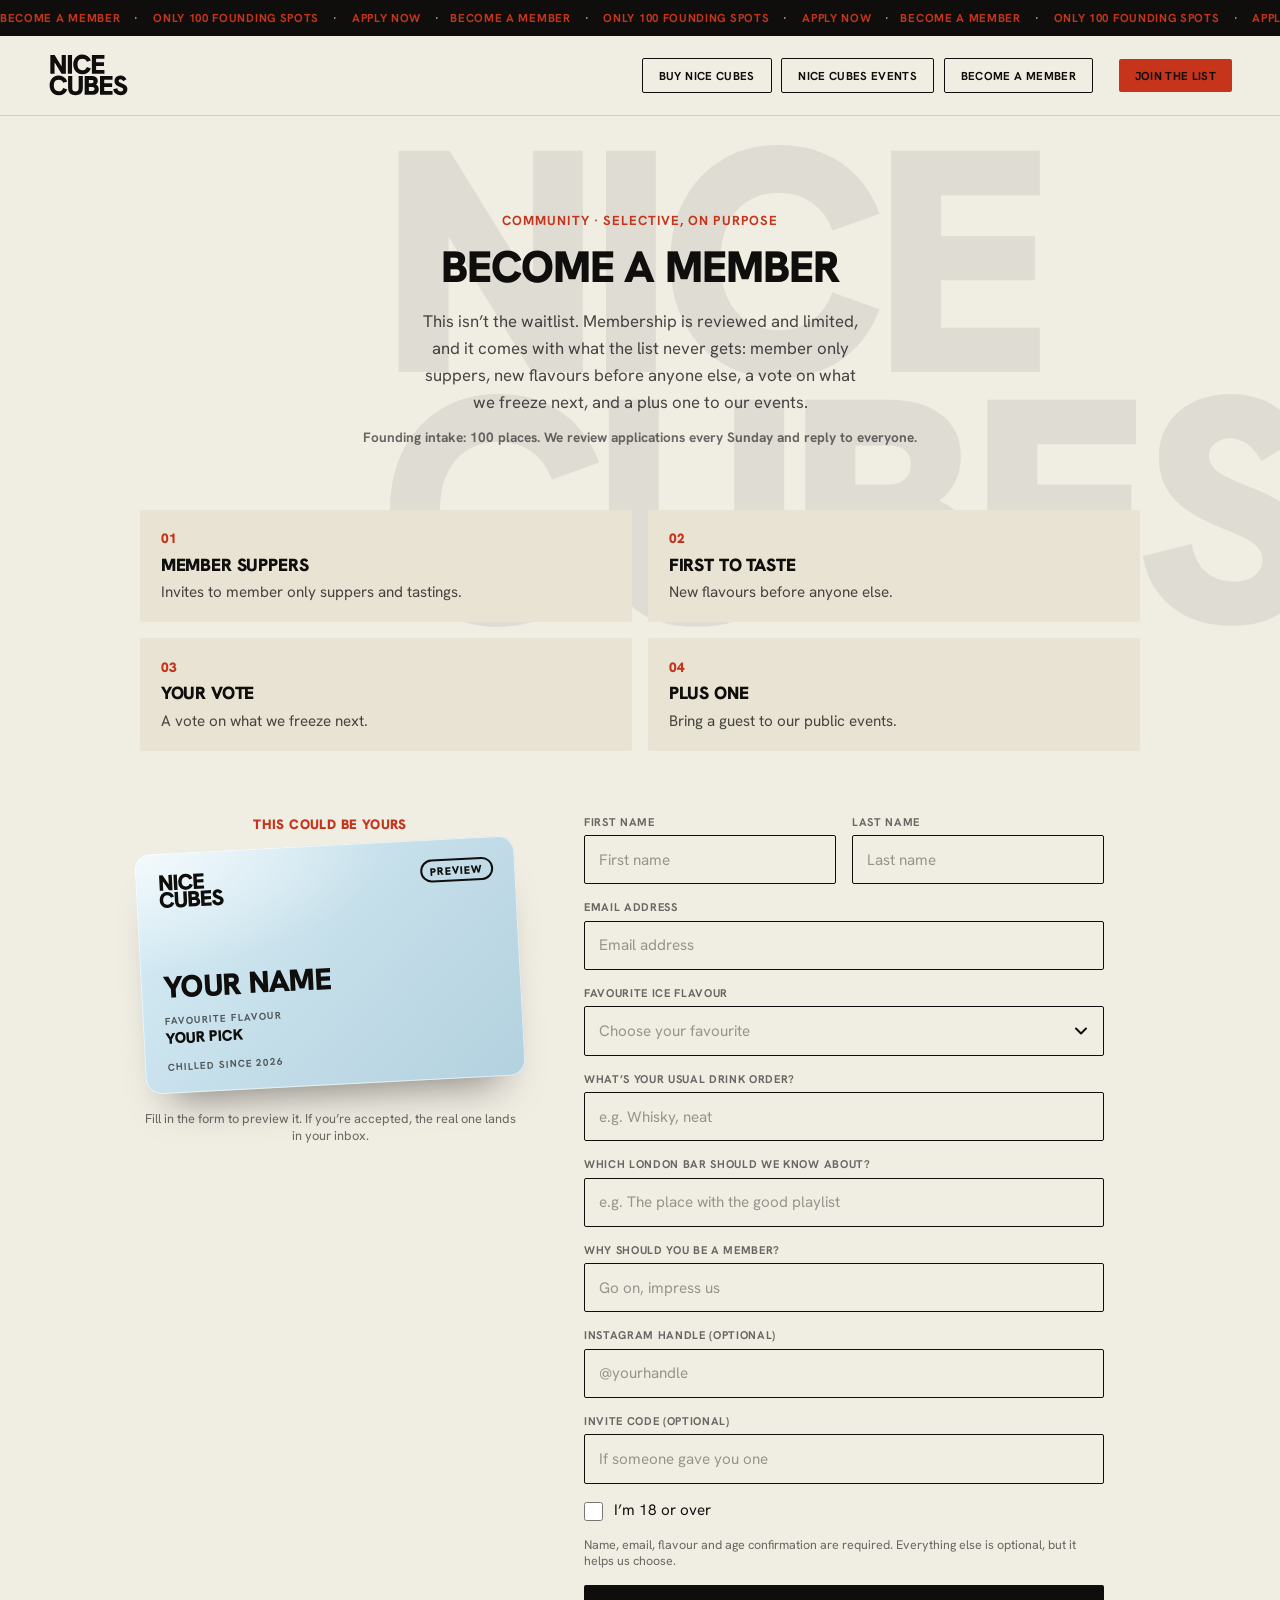
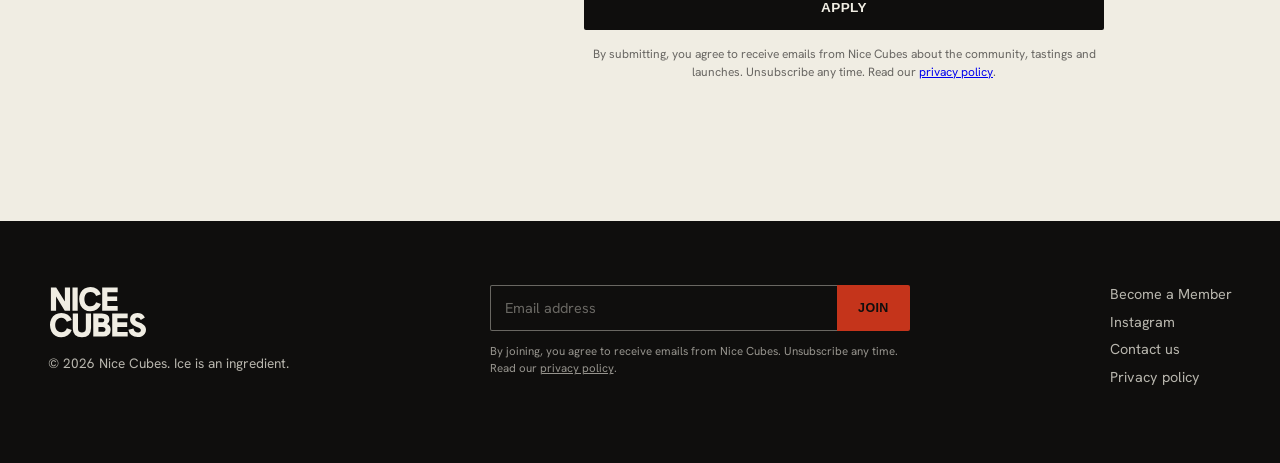
<file: become-a-member/index.html>
<!doctype html>
<html lang="en">
<head>
<meta charset="UTF-8">
<meta name="viewport" content="width=device-width, initial-scale=1">
<!-- meta:start -->
<title>Become a member | Nice Cubes</title>
<meta name="description" content="Nice Cubes membership is reviewed and limited. Member only suppers, new flavours before anyone else, and a vote on what we freeze next.">
<link rel="canonical" href="https://drinknicecubes.com/become-a-member/">
<meta property="og:type" content="website">
<meta property="og:site_name" content="Nice Cubes">
<meta property="og:title" content="Become a member | Nice Cubes">
<meta property="og:description" content="Nice Cubes membership is reviewed and limited. Member only suppers, new flavours before anyone else, and a vote on what we freeze next.">
<meta property="og:url" content="https://drinknicecubes.com/become-a-member/">
<meta property="og:image" content="https://drinknicecubes.com/images/og-home.jpg">
<meta property="og:image:width" content="1200">
<meta property="og:image:height" content="630">
<meta name="twitter:card" content="summary_large_image">
<!-- meta:end -->
<link rel="preload" href="/fonts/hanken-grotesk-latin.woff2" as="font" type="font/woff2" crossorigin>
<!-- Umami: cookieless analytics, no personal data collected. Restricted to the live domain so
     local testing and previews never appear in the real stats. -->
<script defer src="https://cloud.umami.is/script.js" data-website-id="16c16598-3e8c-4847-a990-3485f9583426" data-domains="drinknicecubes.com"></script>
<link rel="icon" href="/images/favicon.svg" type="image/svg+xml">
<link rel="icon" href="/images/favicon-32.png" type="image/png" sizes="32x32">
<link rel="apple-touch-icon" href="/images/apple-touch-icon.png">
<link rel="stylesheet" href="/style.css?v=43">
</head>
<body>

<svg width="0" height="0" style="position:absolute" aria-hidden="true" focusable="false"><defs><path id="nc-wordmark" d="M27 715V18H187L491 509H450V18H607V715H446L144 223H184V715ZM680 715V18H837V715ZM1224 733Q1123 733 1046 687Q969 641 926 558.5Q883 476 883 366Q883 256 926 174Q969 92 1046 46Q1123 0 1224 0Q1339 0 1422 57.5Q1505 115 1541 216L1393 269Q1373 213 1329.5 181.5Q1286 150 1224 150Q1168 150 1126.5 176Q1085 202 1062.5 250Q1040 298 1040 366Q1040 434 1062.5 482.5Q1085 531 1126.5 557Q1168 583 1224 583Q1286 583 1329.5 551.5Q1373 520 1393 464L1541 517Q1505 617 1422 675Q1339 733 1224 733ZM1578 715V18H2046V158H1735V286H2031V426H1735V575H2046V715ZM341 1517Q240 1517 163 1471Q86 1425 43 1342.5Q0 1260 0 1150Q0 1040 43 958Q86 876 163 830Q240 784 341 784Q456 784 539 841.5Q622 899 658 1000L510 1053Q490 997 446.5 965.5Q403 934 341 934Q285 934 243.5 960Q202 986 179.5 1034Q157 1082 157 1150Q157 1218 179.5 1266.5Q202 1315 243.5 1341Q285 1367 341 1367Q403 1367 446.5 1335.5Q490 1304 510 1248L658 1301Q622 1401 539 1459Q456 1517 341 1517ZM965 1517Q828 1517 758.5 1450Q689 1383 689 1247V802H846V1229Q846 1277 854.5 1309Q863 1341 889 1357Q915 1373 965 1373Q1015 1373 1040.5 1357Q1066 1341 1075 1309.5Q1084 1278 1084 1231V802H1241V1242Q1241 1381 1171.5 1449Q1102 1517 965 1517ZM1308 1499V802H1568Q1675 802 1736 849Q1797 896 1797 979Q1797 1025 1779 1061Q1761 1097 1729 1120Q1784 1144 1809.5 1186.5Q1835 1229 1835 1290Q1835 1387 1773.5 1443Q1712 1499 1605 1499ZM1465 1355H1592Q1678 1355 1678 1283Q1678 1248 1655.5 1229Q1633 1210 1592 1210H1465ZM1465 1070H1568Q1602 1070 1621 1052.5Q1640 1035 1640 1004Q1640 976 1621.5 961Q1603 946 1568 946H1465ZM1881 1499V802H2349V942H2038V1070H2334V1210H2038V1359H2349V1499ZM2651 1514Q2535 1514 2461 1454Q2387 1394 2371 1294L2524 1256Q2535 1316 2569.5 1345.5Q2604 1375 2656 1375Q2682 1375 2702.5 1367Q2723 1359 2735 1343Q2747 1327 2747 1305Q2747 1285 2735 1269.5Q2723 1254 2696 1239.5Q2669 1225 2624 1208Q2553 1180 2508 1148.5Q2463 1117 2442 1076Q2421 1035 2421 982Q2421 924 2449.5 879.5Q2478 835 2529.5 809.5Q2581 784 2649 784Q2722 784 2778.5 817.5Q2835 851 2869 919L2744 995Q2725 960 2699.5 941.5Q2674 923 2644 923Q2626 923 2611 930Q2596 937 2587 949.5Q2578 962 2578 979Q2578 996 2588.5 1011Q2599 1026 2627 1041.5Q2655 1057 2705 1076Q2772 1101 2815.5 1131Q2859 1161 2881 1200.5Q2903 1240 2903 1295Q2903 1359 2871.5 1408.5Q2840 1458 2783.5 1486Q2727 1514 2651 1514Z"/></defs></svg>
<svg class="bg-wordmark" viewBox="-60 -60 3023 1637" aria-hidden="true" focusable="false"><use href="#nc-wordmark"/></svg>

<a class="announce" href="/become-a-member/" aria-label="Become a member. Only 100 founding spots. Apply now.">
  <span class="announce__track">
<!-- announce:start -->
<span class="announce__item">Become a member <span class="announce__dot">&middot;</span> Only <span class="member-cap">100</span> founding spots <span class="announce__dot">&middot;</span> Apply now <span class="announce__dot">&middot;</span></span>
<span class="announce__item" aria-hidden="true">Become a member <span class="announce__dot">&middot;</span> Only <span class="member-cap">100</span> founding spots <span class="announce__dot">&middot;</span> Apply now <span class="announce__dot">&middot;</span></span>
<span class="announce__item" aria-hidden="true">Become a member <span class="announce__dot">&middot;</span> Only <span class="member-cap">100</span> founding spots <span class="announce__dot">&middot;</span> Apply now <span class="announce__dot">&middot;</span></span>
<span class="announce__item" aria-hidden="true">Become a member <span class="announce__dot">&middot;</span> Only <span class="member-cap">100</span> founding spots <span class="announce__dot">&middot;</span> Apply now <span class="announce__dot">&middot;</span></span>
<span class="announce__item" aria-hidden="true">Become a member <span class="announce__dot">&middot;</span> Only <span class="member-cap">100</span> founding spots <span class="announce__dot">&middot;</span> Apply now <span class="announce__dot">&middot;</span></span>
<span class="announce__item" aria-hidden="true">Become a member <span class="announce__dot">&middot;</span> Only <span class="member-cap">100</span> founding spots <span class="announce__dot">&middot;</span> Apply now <span class="announce__dot">&middot;</span></span>
<span class="announce__item" aria-hidden="true">Become a member <span class="announce__dot">&middot;</span> Only <span class="member-cap">100</span> founding spots <span class="announce__dot">&middot;</span> Apply now <span class="announce__dot">&middot;</span></span>
<span class="announce__item" aria-hidden="true">Become a member <span class="announce__dot">&middot;</span> Only <span class="member-cap">100</span> founding spots <span class="announce__dot">&middot;</span> Apply now <span class="announce__dot">&middot;</span></span>
<span class="announce__item" aria-hidden="true">Become a member <span class="announce__dot">&middot;</span> Only <span class="member-cap">100</span> founding spots <span class="announce__dot">&middot;</span> Apply now <span class="announce__dot">&middot;</span></span>
<span class="announce__item" aria-hidden="true">Become a member <span class="announce__dot">&middot;</span> Only <span class="member-cap">100</span> founding spots <span class="announce__dot">&middot;</span> Apply now <span class="announce__dot">&middot;</span></span>
<span class="announce__item" aria-hidden="true">Become a member <span class="announce__dot">&middot;</span> Only <span class="member-cap">100</span> founding spots <span class="announce__dot">&middot;</span> Apply now <span class="announce__dot">&middot;</span></span>
<span class="announce__item" aria-hidden="true">Become a member <span class="announce__dot">&middot;</span> Only <span class="member-cap">100</span> founding spots <span class="announce__dot">&middot;</span> Apply now <span class="announce__dot">&middot;</span></span>
<!-- announce:end -->
  </span>
</a>

<header class="nav" id="site-nav">
  <a class="nav__brand" href="/" aria-label="Nice Cubes home">
    <svg class="logo logo--nav" viewBox="-60 -60 3023 1637" role="img" aria-label="Nice Cubes"><use href="#nc-wordmark"/></svg>
  </a>
  <nav class="nav__links" id="nav-links" aria-label="Main">
    <a class="btn btn--outline btn--sm" href="/buy/">Buy Nice Cubes</a>
    <a class="btn btn--outline btn--sm" href="/events/">Nice Cubes Events</a>
    <a class="btn btn--outline btn--sm" href="/become-a-member/">Become a Member</a>
  </nav>
  <a class="btn btn--accent btn--sm nav__join" href="/#join">Join the list</a>
  <button class="nav__toggle" type="button" aria-expanded="false" aria-controls="nav-links" aria-label="Open menu"><span></span><span></span></button>
</header>

<main id="main">
<div id="page-home" hidden>

  <section class="hero">
    <div class="hero__text">
      <p class="eyebrow"><span class="nowrap">Pre-launch</span> &middot; Four flavours</p>
      <h1 class="display">Why drink ice<br>when you can<br>drink nice.</h1>
      <p class="lede">Nice Cubes treats ice as an ingredient, not an afterthought. Four flavours are launching together: bold heat, floral citrus, savoury herb, bright berry. Zero dilution regret.</p>
      <a class="btn btn--dark" href="/#join">Get Early Access</a>
    </div>
    <div class="hero__media">
      <img class="hero__img" src="/images/hero-lime-chilli-box.webp?v=2" alt="Nice Cubes Lime &amp; Chilli flavoured ice cubes box, with three ice cubes containing lime and chilli">
    </div>
  </section>

  <section class="waitlist" id="join">
    <h2 class="h2 h2--onblack">Be first to know</h2>
    <p class="waitlist__copy">Join the list for early access and a launch discount when our four flavours drop. No spam, just ice.</p>

    <form class="form" id="waitlist-form" novalidate>
      <div class="form__row">
        <label class="field">
          <span class="field__label">First name</span>
          <input class="field__input" type="text" name="firstName" placeholder="e.g. Alex" required autocomplete="given-name">
        </label>
        <label class="field">
          <span class="field__label">Last name</span>
          <input class="field__input" type="text" name="lastName" placeholder="e.g. Parker" required autocomplete="family-name">
        </label>
      </div>
      <label class="field field--full">
        <span class="field__label">Email address</span>
        <input class="field__input" type="email" name="email" placeholder="e.g. alex@email.com" required autocomplete="email">
      </label>
      <div class="hp" aria-hidden="true"><label>Leave this field empty<input type="text" name="nc_confirm_url" tabindex="-1" autocomplete="off"></label></div>
      <button class="btn btn--accent btn--block" type="submit">Join the Waitlist</button>
      <p class="form__consent form__consent--dark">By joining, you agree to receive emails from Nice Cubes about early access, launches and offers. Unsubscribe any time. Read our <a href="/privacy/">privacy policy</a>.</p>
      <p class="form__note" role="status" aria-live="polite"></p>

      <div class="join-followup" id="join-followup" hidden>
        <span class="join-followup__tag">Free</span>
        <p class="join-followup__title">Fancy something the list doesn&rsquo;t get?</p>
        <p class="join-followup__text">Apply for membership: reviewed, limited, and worth it. Member only suppers, new flavours before anyone else, and a vote on what we freeze next.</p>
        <a class="btn btn--dark btn--sm" href="/become-a-member/">Apply for membership</a>
      </div>
    </form>
  </section>

  <section class="ingredient">
    <img class="ingredient__img" src="/images/ingredient-ice-cube-illustration.webp?v=2" alt="Blue line drawing of a melting ice cube with a Nice Cubes bottle and a glass of ice frozen inside it" loading="lazy" decoding="async">
    <div class="ingredient__text">
      <h2 class="h2">Ice is an ingredient.</h2>
      <p class="lede">Ordinary ice does one job badly. It chills your drink on the way in and waters it down on the way out.</p>
      <p class="lede">Ours does two jobs well. Chilli and lime start releasing the moment the cube hits the glass, so the drink chills and builds flavour at the same time. Three sips in, it isn&rsquo;t quite the drink you poured.</p>
      <ol class="principles">
        <li><span class="principles__num">01</span> Chilli lime, nothing artificial</li>
        <li><span class="principles__num">02</span> Flavour from the first sip, not the last</li>
        <li><span class="principles__num">03</span> Made in small batches in London</li>
      </ol>
      <span class="lockup" role="img" aria-label="Nice Cubes wordmark, black on ice blue">
        <svg class="lockup__mark" viewBox="-60 -60 3023 1637" aria-hidden="true" focusable="false"><use href="#nc-wordmark"/></svg>
      </span>
    </div>
  </section>

  <section class="flavours">
    <h2 class="display display--sm">Four Flavours</h2>
    <p class="lede lede--center">Launching together. Each one built on two or three ingredients doing all the work.</p>

    <div class="flavour-grid">
      <div class="flavour-card">
        <img class="flavour-card__img" src="/images/flavour-lime-chilli.webp?v=2" alt="Nice Cubes Lime &amp; Chilli flavoured ice cubes box, with ice cubes containing lime and chilli" loading="lazy" decoding="async">
        <div class="flavour-card__swatches">
          <span class="flavour-dot" style="background:#C5341B;"></span>
          <span class="flavour-dot" style="background:#C8F902;"></span>
        </div>
        <div class="flavour-card__name">Chilli &amp; Lime</div>
      </div>

      <div class="flavour-card">
        <img class="flavour-card__img" src="/images/flavour-cucumber-mint.webp?v=4" alt="Nice Cubes Cucumber, Mint &amp; Elderflower flavoured ice cubes box, with ice cubes containing cucumber, mint and elderflower" loading="lazy" decoding="async">
        <div class="flavour-card__swatches">
          <span class="flavour-dot" style="background:#E9E4C9;"></span>
          <span class="flavour-dot" style="background:#7FAE86;"></span>
        </div>
        <div class="flavour-card__name">Elderflower, Mint &amp; Cucumber</div>
      </div>

      <div class="flavour-card">
        <img class="flavour-card__img" src="/images/flavour-blood-orange-rosemary.webp?v=2" alt="Nice Cubes Blood Orange &amp; Rosemary flavoured ice cubes box, with ice cubes containing blood orange and rosemary" loading="lazy" decoding="async">
        <div class="flavour-card__swatches">
          <span class="flavour-dot" style="background:#D9622B;"></span>
          <span class="flavour-dot" style="background:#4F5D3A;"></span>
        </div>
        <div class="flavour-card__name">Blood Orange &amp; Rosemary</div>
      </div>

      <div class="flavour-card">
        <img class="flavour-card__img" src="/images/flavour-raspberry-lemon-basil.webp?v=2" alt="Nice Cubes Raspberry, Lemon &amp; Basil flavoured ice cubes box, with ice cubes containing raspberry, lemon and basil" loading="lazy" decoding="async">
        <div class="flavour-card__swatches">
          <span class="flavour-dot" style="background:#C93B62;"></span>
          <span class="flavour-dot" style="background:#E9C94A;"></span>
        </div>
        <div class="flavour-card__name">Raspberry, Lemon &amp; Basil</div>
      </div>
    </div>
  </section>

  <section class="member-teaser">
    <div class="member-teaser__inner">
      <div class="member-teaser__text">
        <p class="eyebrow">Community &middot; Selective, on purpose</p>
        <h2 class="h2">Become a member.</h2>
        <p class="lede">This isn&rsquo;t the list. Membership is reviewed and limited, and it comes with what the list never gets: member only suppers, new flavours before anyone else, and a vote on what we freeze next.</p>
        <a class="btn btn--accent" href="/become-a-member/">Apply for membership</a>
      </div>
      <ul class="perks member-teaser__perks">
        <li class="perk">
          <span class="perk__num">01</span>
          <strong class="perk__title">Member suppers</strong>
          <span class="perk__text">Invites to member only suppers and tastings.</span>
        </li>
        <li class="perk">
          <span class="perk__num">02</span>
          <strong class="perk__title">First to taste</strong>
          <span class="perk__text">New flavours before anyone else.</span>
        </li>
        <li class="perk">
          <span class="perk__num">03</span>
          <strong class="perk__title">Your vote</strong>
          <span class="perk__text">A vote on what we freeze next.</span>
        </li>
        <li class="perk">
          <span class="perk__num">04</span>
          <strong class="perk__title">Plus one</strong>
          <span class="perk__text">Bring a guest to our public events.</span>
        </li>
      </ul>
    </div>
  </section>

  <section class="follow follow--simple">
    <div class="follow__head">
      <h2 class="h2">Follow along</h2>
      <a class="follow__handle" href="https://www.instagram.com/drinknicecubes/" target="_blank" rel="noopener">@drinknicecubes</a>
    </div>
    <div class="follow__grid" hidden>
      <span class="dropzone dropzone--square" data-hint="Instagram">
        <input type="file" accept="image/*" class="dropzone__input" aria-label="Upload Instagram post 1">
        <span class="dropzone__empty">
          <svg viewBox="0 0 24 24" class="dropzone__icon"><path d="M12 2.2c3.2 0 3.6 0 4.9.07 1.2.06 2 .25 2.4.42.6.24 1 .53 1.5 1a4 4 0 0 1 1 1.5c.17.4.36 1.2.42 2.4.06 1.3.07 1.7.07 4.9s0 3.6-.07 4.9c-.06 1.2-.25 2-.42 2.4a4 4 0 0 1-1 1.5 4 4 0 0 1-1.5 1c-.4.17-1.2.36-2.4.42-1.3.06-1.7.07-4.9.07s-3.6 0-4.9-.07c-1.2-.06-2-.25-2.4-.42a4 4 0 0 1-1.5-1 4 4 0 0 1-1-1.5c-.17-.4-.36-1.2-.42-2.4C2.2 15.6 2.2 15.2 2.2 12s0-3.6.07-4.9c.06-1.2.25-2 .42-2.4a4 4 0 0 1 1-1.5 4 4 0 0 1 1.5-1c.4-.17 1.2-.36 2.4-.42C8.4 2.2 8.8 2.2 12 2.2Zm0 2c-3.15 0-3.52 0-4.77.07-.97.04-1.5.2-1.85.34-.46.18-.8.4-1.15.75-.35.35-.57.68-.75 1.15-.14.35-.3.88-.34 1.85C3.07 9.48 3.07 9.85 3.07 13s0 3.52.07 4.77c.04.97.2 1.5.34 1.85.18.46.4.8.75 1.15.35.35.68.57 1.15.75.35.14.88.3 1.85.34 1.25.06 1.62.07 4.77.07s3.52 0 4.77-.07c.97-.04 1.5-.2 1.85-.34.46-.18.8-.4 1.15-.75.35-.35.57-.68.75-1.15.14-.35.3-.88.34-1.85.06-1.25.07-1.62.07-4.77s0-3.52-.07-4.77c-.04-.97-.2-1.5-.34-1.85a3 3 0 0 0-.75-1.15 3 3 0 0 0-1.15-.75c-.35-.14-.88-.3-1.85-.34C15.52 4.2 15.15 4.2 12 4.2Zm0 3.4a5.4 5.4 0 1 1 0 10.8 5.4 5.4 0 0 1 0-10.8Zm0 2a3.4 3.4 0 1 0 0 6.8 3.4 3.4 0 0 0 0-6.8Zm5.6-2.6a1.26 1.26 0 1 1-2.52 0 1.26 1.26 0 0 1 2.52 0Z"/></svg>
          <span class="dropzone__label">Instagram</span>
          <span class="dropzone__browse">or browse files</span>
        </span>
      </span>
      <span class="dropzone dropzone--square" data-hint="Instagram">
        <input type="file" accept="image/*" class="dropzone__input" aria-label="Upload Instagram post 2">
        <span class="dropzone__empty">
          <svg viewBox="0 0 24 24" class="dropzone__icon"><path d="M12 2.2c3.2 0 3.6 0 4.9.07 1.2.06 2 .25 2.4.42.6.24 1 .53 1.5 1a4 4 0 0 1 1 1.5c.17.4.36 1.2.42 2.4.06 1.3.07 1.7.07 4.9s0 3.6-.07 4.9c-.06 1.2-.25 2-.42 2.4a4 4 0 0 1-1 1.5 4 4 0 0 1-1.5 1c-.4.17-1.2.36-2.4.42-1.3.06-1.7.07-4.9.07s-3.6 0-4.9-.07c-1.2-.06-2-.25-2.4-.42a4 4 0 0 1-1.5-1 4 4 0 0 1-1-1.5c-.17-.4-.36-1.2-.42-2.4C2.2 15.6 2.2 15.2 2.2 12s0-3.6.07-4.9c.06-1.2.25-2 .42-2.4a4 4 0 0 1 1-1.5 4 4 0 0 1 1.5-1c.4-.17 1.2-.36 2.4-.42C8.4 2.2 8.8 2.2 12 2.2Zm0 2c-3.15 0-3.52 0-4.77.07-.97.04-1.5.2-1.85.34-.46.18-.8.4-1.15.75-.35.35-.57.68-.75 1.15-.14.35-.3.88-.34 1.85C3.07 9.48 3.07 9.85 3.07 13s0 3.52.07 4.77c.04.97.2 1.5.34 1.85.18.46.4.8.75 1.15.35.35.68.57 1.15.75.35.14.88.3 1.85.34 1.25.06 1.62.07 4.77.07s3.52 0 4.77-.07c.97-.04 1.5-.2 1.85-.34.46-.18.8-.4 1.15-.75.35-.35.57-.68.75-1.15.14-.35.3-.88.34-1.85.06-1.25.07-1.62.07-4.77s0-3.52-.07-4.77c-.04-.97-.2-1.5-.34-1.85a3 3 0 0 0-.75-1.15 3 3 0 0 0-1.15-.75c-.35-.14-.88-.3-1.85-.34C15.52 4.2 15.15 4.2 12 4.2Zm0 3.4a5.4 5.4 0 1 1 0 10.8 5.4 5.4 0 0 1 0-10.8Zm0 2a3.4 3.4 0 1 0 0 6.8 3.4 3.4 0 0 0 0-6.8Zm5.6-2.6a1.26 1.26 0 1 1-2.52 0 1.26 1.26 0 0 1 2.52 0Z"/></svg>
          <span class="dropzone__label">Instagram</span>
          <span class="dropzone__browse">or browse files</span>
        </span>
      </span>
      <span class="dropzone dropzone--square" data-hint="Instagram">
        <input type="file" accept="image/*" class="dropzone__input" aria-label="Upload Instagram post 3">
        <span class="dropzone__empty">
          <svg viewBox="0 0 24 24" class="dropzone__icon"><path d="M12 2.2c3.2 0 3.6 0 4.9.07 1.2.06 2 .25 2.4.42.6.24 1 .53 1.5 1a4 4 0 0 1 1 1.5c.17.4.36 1.2.42 2.4.06 1.3.07 1.7.07 4.9s0 3.6-.07 4.9c-.06 1.2-.25 2-.42 2.4a4 4 0 0 1-1 1.5 4 4 0 0 1-1.5 1c-.4.17-1.2.36-2.4.42-1.3.06-1.7.07-4.9.07s-3.6 0-4.9-.07c-1.2-.06-2-.25-2.4-.42a4 4 0 0 1-1.5-1 4 4 0 0 1-1-1.5c-.17-.4-.36-1.2-.42-2.4C2.2 15.6 2.2 15.2 2.2 12s0-3.6.07-4.9c.06-1.2.25-2 .42-2.4a4 4 0 0 1 1-1.5 4 4 0 0 1 1.5-1c.4-.17 1.2-.36 2.4-.42C8.4 2.2 8.8 2.2 12 2.2Zm0 2c-3.15 0-3.52 0-4.77.07-.97.04-1.5.2-1.85.34-.46.18-.8.4-1.15.75-.35.35-.57.68-.75 1.15-.14.35-.3.88-.34 1.85C3.07 9.48 3.07 9.85 3.07 13s0 3.52.07 4.77c.04.97.2 1.5.34 1.85.18.46.4.8.75 1.15.35.35.68.57 1.15.75.35.14.88.3 1.85.34 1.25.06 1.62.07 4.77.07s3.52 0 4.77-.07c.97-.04 1.5-.2 1.85-.34.46-.18.8-.4 1.15-.75.35-.35.57-.68.75-1.15.14-.35.3-.88.34-1.85.06-1.25.07-1.62.07-4.77s0-3.52-.07-4.77c-.04-.97-.2-1.5-.34-1.85a3 3 0 0 0-.75-1.15 3 3 0 0 0-1.15-.75c-.35-.14-.88-.3-1.85-.34C15.52 4.2 15.15 4.2 12 4.2Zm0 3.4a5.4 5.4 0 1 1 0 10.8 5.4 5.4 0 0 1 0-10.8Zm0 2a3.4 3.4 0 1 0 0 6.8 3.4 3.4 0 0 0 0-6.8Zm5.6-2.6a1.26 1.26 0 1 1-2.52 0 1.26 1.26 0 0 1 2.52 0Z"/></svg>
          <span class="dropzone__label">Instagram</span>
          <span class="dropzone__browse">or browse files</span>
        </span>
      </span>
      <span class="dropzone dropzone--square" data-hint="Instagram">
        <input type="file" accept="image/*" class="dropzone__input" aria-label="Upload Instagram post 4">
        <span class="dropzone__empty">
          <svg viewBox="0 0 24 24" class="dropzone__icon"><path d="M12 2.2c3.2 0 3.6 0 4.9.07 1.2.06 2 .25 2.4.42.6.24 1 .53 1.5 1a4 4 0 0 1 1 1.5c.17.4.36 1.2.42 2.4.06 1.3.07 1.7.07 4.9s0 3.6-.07 4.9c-.06 1.2-.25 2-.42 2.4a4 4 0 0 1-1 1.5 4 4 0 0 1-1.5 1c-.4.17-1.2.36-2.4.42-1.3.06-1.7.07-4.9.07s-3.6 0-4.9-.07c-1.2-.06-2-.25-2.4-.42a4 4 0 0 1-1.5-1 4 4 0 0 1-1-1.5c-.17-.4-.36-1.2-.42-2.4C2.2 15.6 2.2 15.2 2.2 12s0-3.6.07-4.9c.06-1.2.25-2 .42-2.4a4 4 0 0 1 1-1.5 4 4 0 0 1 1.5-1c.4-.17 1.2-.36 2.4-.42C8.4 2.2 8.8 2.2 12 2.2Zm0 2c-3.15 0-3.52 0-4.77.07-.97.04-1.5.2-1.85.34-.46.18-.8.4-1.15.75-.35.35-.57.68-.75 1.15-.14.35-.3.88-.34 1.85C3.07 9.48 3.07 9.85 3.07 13s0 3.52.07 4.77c.04.97.2 1.5.34 1.85.18.46.4.8.75 1.15.35.35.68.57 1.15.75.35.14.88.3 1.85.34 1.25.06 1.62.07 4.77.07s3.52 0 4.77-.07c.97-.04 1.5-.2 1.85-.34.46-.18.8-.4 1.15-.75.35-.35.57-.68.75-1.15.14-.35.3-.88.34-1.85.06-1.25.07-1.62.07-4.77s0-3.52-.07-4.77c-.04-.97-.2-1.5-.34-1.85a3 3 0 0 0-.75-1.15 3 3 0 0 0-1.15-.75c-.35-.14-.88-.3-1.85-.34C15.52 4.2 15.15 4.2 12 4.2Zm0 3.4a5.4 5.4 0 1 1 0 10.8 5.4 5.4 0 0 1 0-10.8Zm0 2a3.4 3.4 0 1 0 0 6.8 3.4 3.4 0 0 0 0-6.8Zm5.6-2.6a1.26 1.26 0 1 1-2.52 0 1.26 1.26 0 0 1 2.52 0Z"/></svg>
          <span class="dropzone__label">Instagram</span>
          <span class="dropzone__browse">or browse files</span>
        </span>
      </span>
    </div>
  </section>

</div>

<section class="subpage" id="page-buy" hidden>
  <p class="eyebrow eyebrow--center">Shop &middot; Coming soon</p>
  <h1 class="subpage__title">Chill out.</h1>
  <p class="subpage__copy">Your cubes are still freezing. Nice Cubes isn&rsquo;t for sale just yet, but join the waitlist and we&rsquo;ll email you the moment Chilli Lime is ready to order.</p>
  <div class="freezer" role="img" aria-label="An ice cube tray with five cubes frozen and one still setting">
    <span class="freezer__cube"></span>
    <span class="freezer__cube"></span>
    <span class="freezer__cube"></span>
    <span class="freezer__cube"></span>
    <span class="freezer__cube"></span>
    <span class="freezer__cube freezer__cube--setting"></span>
  </div>
  <p class="freezer__label">Nearly set</p>
  <div class="event__actions">
    <a class="btn btn--dark" href="/#join">Join the waitlist</a>
    <a class="btn btn--outline" href="/become-a-member/">Become a member while you wait</a>
  </div>
</section>

<!-- To flag a future event as members only, add data-members-only to the <section class="event">
     tag below (alongside data-sold-out if it applies). The badge and its styling already exist
     in style.css and need no further changes. -->
<section class="event" id="page-events" data-sold-out hidden>
  <div class="event__inner">
    <div class="event__banner-wrap">
      <img class="event__banner" src="/images/supper-club-banner.webp" alt="Nice Cubes Supper Club poster. Food by Oliver Wilson, 3rd October, 6:30 to 11pm, East London. Good drinks, better ice. Seasonal fine dining. A space worth saving." loading="lazy" decoding="async">
      <span class="event__stamp" aria-hidden="true">Sold out</span>
    </div>

    <div class="event__layout">
      <div class="event__body">
        <p class="eyebrow">First launch event <span class="event__members-badge">Members only</span></p>
        <h1 class="display display--event">A Nice Cubes<br>Supper.</h1>
        <p class="event__tagline">Good drinks. Better ice.</p>

        <ul class="event__meta">
          <li><span class="event__meta-label">Date</span>Saturday 3rd October 2026</li>
          <li><span class="event__meta-label">Time</span>6:30pm to 11:00pm</li>
          <li><span class="event__meta-label">Location</span>Palm 2, Lower Clapton Rd, East London E5&nbsp;0QJ</li>
        </ul>

        <p class="lede">An evening of amazing food, quality drinks and fabulous ice. We&rsquo;re bringing Nice Cubes to the world for an intimate supper, with food by Oliver Wilson and friends.</p>
        <p class="lede">Expect a seasonal menu, <span class="nowrap">long-table</span> dining, carefully made drinks, flavoured ice, and a room full of nice people.</p>
        <p class="event__cue">Come playful. Bring a little spice.</p>

        <div class="event__tickets">
          <a class="btn btn--accent btn--lg" href="https://www.tickettailor.com/events/nicecubes/2355567" target="_blank" rel="noopener">Get Tickets</a>
        </div>

        <div class="event__soldout" role="status">
          <p class="event__soldout-title">Sold out. Nice one.</p>
          <p class="event__soldout-copy">Every seat is taken and we&rsquo;re having a bit of a meltdown. Join the list and you&rsquo;ll be first to hear about the next supper.</p>
          <div class="event__actions">
            <a class="btn btn--dark" href="/#join">Join the list</a>
            <a class="btn btn--outline" href="https://www.tickettailor.com/events/nicecubes/2355567" target="_blank" rel="noopener">View the event page</a>
          </div>
        </div>
      </div>

      <aside class="event__card">
        <div class="event__card-title">A Nice Cubes Supper</div>
        <div class="event__card-row">Sat 3 Oct 2026 &middot; 6:30 to 11:00pm</div>
        <div class="event__card-row">Palm 2, E5 0QJ &middot; East London</div>
        <div class="event__tickets">
          <a class="btn btn--dark btn--block" href="https://www.tickettailor.com/events/nicecubes/2355567" target="_blank" rel="noopener">Buy Tickets</a>
          <div class="event__card-note">Tickets &amp; booking handled securely by Ticket&nbsp;Tailor.</div>
        </div>
        <div class="event__card-soldout">
          <span class="event__badge">Sold out</span>
          <a class="btn btn--accent btn--block" href="/#join">Join the list for the next one</a>
          <a class="btn btn--outline-light btn--block" href="https://www.tickettailor.com/events/nicecubes/2355567" target="_blank" rel="noopener">View the event page</a>
        </div>
      </aside>
    </div>

    <!-- Empty until there is a first past event to show. Unhide once photos are added, so
         members only events can show non-members what they missed. -->
    <section class="past-events" id="past-events" hidden>
      <h2 class="h2 h2--center">Past events</h2>
      <p class="lede lede--center">What non members missed.</p>
      <div class="follow__grid">
        <span class="dropzone dropzone--square" data-hint="Photo from a past event">
          <input type="file" accept="image/*" class="dropzone__input" aria-label="Upload past event photo 1">
          <span class="dropzone__empty">
            <svg viewBox="0 0 24 24" class="dropzone__icon"><path d="M21 19V5a2 2 0 0 0-2-2H5a2 2 0 0 0-2 2v14a2 2 0 0 0 2 2h14a2 2 0 0 0 2-2ZM8.5 13.5l2.5 3.01L14.5 12l4.5 6H5l3.5-4.5Z"/></svg>
            <span class="dropzone__label">Photo from a past event</span>
            <span class="dropzone__browse">or browse files</span>
          </span>
        </span>
        <span class="dropzone dropzone--square" data-hint="Photo from a past event">
          <input type="file" accept="image/*" class="dropzone__input" aria-label="Upload past event photo 2">
          <span class="dropzone__empty">
            <svg viewBox="0 0 24 24" class="dropzone__icon"><path d="M21 19V5a2 2 0 0 0-2-2H5a2 2 0 0 0-2 2v14a2 2 0 0 0 2 2h14a2 2 0 0 0 2-2ZM8.5 13.5l2.5 3.01L14.5 12l4.5 6H5l3.5-4.5Z"/></svg>
            <span class="dropzone__label">Photo from a past event</span>
            <span class="dropzone__browse">or browse files</span>
          </span>
        </span>
        <span class="dropzone dropzone--square" data-hint="Photo from a past event">
          <input type="file" accept="image/*" class="dropzone__input" aria-label="Upload past event photo 3">
          <span class="dropzone__empty">
            <svg viewBox="0 0 24 24" class="dropzone__icon"><path d="M21 19V5a2 2 0 0 0-2-2H5a2 2 0 0 0-2 2v14a2 2 0 0 0 2 2h14a2 2 0 0 0 2-2ZM8.5 13.5l2.5 3.01L14.5 12l4.5 6H5l3.5-4.5Z"/></svg>
            <span class="dropzone__label">Photo from a past event</span>
            <span class="dropzone__browse">or browse files</span>
          </span>
        </span>
        <span class="dropzone dropzone--square" data-hint="Photo from a past event">
          <input type="file" accept="image/*" class="dropzone__input" aria-label="Upload past event photo 4">
          <span class="dropzone__empty">
            <svg viewBox="0 0 24 24" class="dropzone__icon"><path d="M21 19V5a2 2 0 0 0-2-2H5a2 2 0 0 0-2 2v14a2 2 0 0 0 2 2h14a2 2 0 0 0 2-2ZM8.5 13.5l2.5 3.01L14.5 12l4.5 6H5l3.5-4.5Z"/></svg>
            <span class="dropzone__label">Photo from a past event</span>
            <span class="dropzone__browse">or browse files</span>
          </span>
        </span>
      </div>
    </section>
  </div>
</section>

<section class="apply" id="page-apply">
  <div class="apply__inner">
    <p class="eyebrow eyebrow--center">Community &middot; Selective, on purpose</p>
    <h2 class="h2 h2--center">Become a member</h2>
    <p class="lede lede--center">This isn&rsquo;t the waitlist. Membership is reviewed and limited, and it comes with what the list never gets: member only suppers, new flavours before anyone else, a vote on what we freeze next, and a plus one to our events.</p>
    <p class="apply__notice">Founding intake: <span class="member-cap">100</span> places. We review applications every Sunday and reply to everyone.</p>

    <ul class="perks">
      <li class="perk"><span class="perk__num">01</span><strong class="perk__title">Member suppers</strong><span class="perk__text">Invites to member only suppers and tastings.</span></li>
      <li class="perk"><span class="perk__num">02</span><strong class="perk__title">First to taste</strong><span class="perk__text">New flavours before anyone else.</span></li>
      <li class="perk"><span class="perk__num">03</span><strong class="perk__title">Your vote</strong><span class="perk__text">A vote on what we freeze next.</span></li>
      <li class="perk"><span class="perk__num">04</span><strong class="perk__title">Plus one</strong><span class="perk__text">Bring a guest to our public events.</span></li>
    </ul>

    <div class="apply__grid">
      <div class="member-card-wrap">
        <p class="member-card__preview-label">This could be yours</p>
        <div class="member-card" aria-hidden="true">
          <svg class="member-card__logo" viewBox="-60 -60 3023 1637" focusable="false"><use href="#nc-wordmark"/></svg>
          <span class="member-card__tag">Preview</span>
          <div class="member-card__name" id="card-name">Your name</div>
          <div class="member-card__row">
            <span class="member-card__label">Favourite flavour</span>
            <strong class="member-card__value" id="card-flavour">Your pick</strong>
          </div>
          <div class="member-card__foot">Chilled since 2026</div>
        </div>
        <p class="member-card__hint">Fill in the form to preview it. If you&rsquo;re accepted, the real one lands in your inbox.</p>
      </div>

    <form class="form form--light" id="apply-form" novalidate>
      <div class="form__row">
        <label class="field">
          <span class="field__label">First name</span>
          <input class="field__input" type="text" name="firstName" placeholder="First name" required autocomplete="given-name">
        </label>
        <label class="field">
          <span class="field__label">Last name</span>
          <input class="field__input" type="text" name="lastName" placeholder="Last name" required autocomplete="family-name">
        </label>
      </div>
      <label class="field field--full">
        <span class="field__label">Email address</span>
        <input class="field__input" type="email" name="email" placeholder="Email address" required autocomplete="email">
      </label>
      <label class="field field--full">
        <span class="field__label">Favourite ice flavour</span>
        <select class="field__input" name="flavour" required>
          <option value="" disabled selected>Choose your favourite</option>
          <option>Chilli &amp; Lime</option>
          <option>Elderflower, Mint &amp; Cucumber</option>
          <option>Blood Orange &amp; Rosemary</option>
          <option>Raspberry, Lemon &amp; Basil</option>
        </select>
      </label>
      <label class="field field--full">
        <span class="field__label">What&rsquo;s your usual drink order?</span>
        <input class="field__input" type="text" name="drinkOrder" placeholder="e.g. Whisky, neat" autocomplete="off">
      </label>
      <label class="field field--full">
        <span class="field__label">Which London bar should we know about?</span>
        <input class="field__input" type="text" name="bar" placeholder="e.g. The place with the good playlist" autocomplete="off">
      </label>
      <label class="field field--full">
        <span class="field__label">Why should you be a member?</span>
        <input class="field__input" type="text" name="whyMember" placeholder="Go on, impress us" autocomplete="off">
      </label>
      <label class="field field--full">
        <span class="field__label">Instagram handle (optional)</span>
        <input class="field__input" type="text" name="instagram" placeholder="@yourhandle" autocomplete="off">
      </label>
      <label class="field field--full">
        <span class="field__label">Invite code (optional)</span>
        <input class="field__input" type="text" name="inviteCode" placeholder="If someone gave you one" autocomplete="off">
      </label>
      <label class="field field--checkbox field--full">
        <input class="field__checkbox" type="checkbox" name="ageConfirm" value="yes" required>
        <span class="field__checkbox-label">I&rsquo;m 18 or over</span>
      </label>
      <div class="hp" aria-hidden="true"><label>Leave this field empty<input type="text" name="nc_confirm_url" tabindex="-1" autocomplete="off"></label></div>
      <p class="form__required">Name, email, flavour and age confirmation are required. Everything else is optional, but it helps us choose.</p>
      <button class="btn btn--dark btn--block" type="submit">Apply</button>
      <p class="form__consent">By submitting, you agree to receive emails from Nice Cubes about the community, tastings and launches. Unsubscribe any time. Read our <a href="/privacy/">privacy policy</a>.</p>
      <p class="form__note" role="status" aria-live="polite"></p>
    </form>
    </div>
  </div>
</section>

<section class="legal" id="page-privacy" hidden>
  <div class="legal__inner">
    <p class="eyebrow">Legal</p>
    <h1 class="legal__title">Privacy policy</h1>
    <p class="legal__updated">Last updated: September 2026</p>
    <p>This page explains what personal information Nice Cubes collects on drinknicecubes.com, why we collect it, and what your rights are. We have kept it short and in plain English.</p>

    <h2>Who we are</h2>
    <p>Nice Cubes (&ldquo;we&rdquo;, &ldquo;us&rdquo;) makes flavoured ice cubes and runs this website. If you have any questions about your information, message us on Instagram at <a href="https://ig.me/m/drinknicecubes" target="_blank" rel="noopener">@drinknicecubes</a>.</p>

    <h2>What we collect and why</h2>
    <ul>
      <li><strong>Waitlist and newsletter signups:</strong> your first name, last name (waitlist only) and email address. We use them to send you news about early access, launches and offers, including the founding batch discount. We do this with your consent.</li>
      <li><strong>Membership applications:</strong> your name, email address, favourite flavour, and, if you choose to answer, your usual drink order, a bar recommendation, why you think you should be a member, your Instagram handle, and an invite code. We also ask you to confirm you are 18 or over, since our events involve alcohol. Applications are reviewed by the founders to decide who joins. We use your details to run the Nice Cubes community, such as member events and tastings, to get in touch about your application, and to help us decide what to make next. We do this with your consent.</li>
      <li><strong>Visiting the site:</strong> like any website, the company that hosts it (GitHub) receives your IP address and basic technical details when your browser loads a page. This is used to deliver the site and keep it secure.</li>
    </ul>
    <p>You never have to give us any of this. If you don&rsquo;t, you can still browse the whole site.</p>

    <h2>Cookies and tracking</h2>
    <p>This website doesn&rsquo;t use cookies and doesn&rsquo;t store anything on your device. We use Umami, a privacy-focused analytics tool, to see how many people visit the site, which pages they look at, and roughly where they came from (for example, Instagram or a search engine). It works without cookies, doesn&rsquo;t collect your name, email or IP address, and can&rsquo;t identify you individually or track you across other websites. This is why the site doesn&rsquo;t need a cookie banner. If that ever changes, we will update this page and ask for your permission where the law requires it.</p>

    <h2>Who we share it with</h2>
    <p>We use trusted services to run the site, and we don&rsquo;t sell your information.</p>
    <ul>
      <li><strong>Klaviyo:</strong> an email marketing service that stores your signup details and sends our emails. It may process information outside the UK, using the safeguards the law requires.</li>
      <li><strong>Umami:</strong> a privacy-focused analytics service, hosted in the EU, that helps us understand how the site is used. It does not collect personal data.</li>
      <li><strong>GitHub:</strong> hosts this website.</li>
    </ul>
    <p>Our site links to other websites, such as Ticket Tailor for event tickets and Instagram. They have their own privacy policies.</p>

    <h2>How long we keep it</h2>
    <p>We keep your details for as long as you stay subscribed or are part of the community, or until you ask us to delete them. If you unsubscribe, we stop emailing you. If you would like your details removed completely, ask us.</p>

    <h2>Your rights</h2>
    <p>You can ask us to show you the information we hold about you, correct it, delete it, restrict or object to how we use it, or give you a copy to take elsewhere. You can withdraw your consent to emails at any time using the unsubscribe link in any email we send.</p>
    <p>To use any of these rights, message us on Instagram at <a href="https://ig.me/m/drinknicecubes" target="_blank" rel="noopener">@drinknicecubes</a>. If you are unhappy with how we handle your information, you can complain to the Information Commissioner&rsquo;s Office at <a href="https://ico.org.uk" target="_blank" rel="noopener">ico.org.uk</a>.</p>

    <h2>Changes to this policy</h2>
    <p>We may update this policy from time to time. The date at the top shows when it last changed.</p>
  </div>
</section>

</main>

<footer class="footer">
  <div class="footer__brand">
    <svg class="logo logo--footer" viewBox="-60 -60 3023 1637" role="img" aria-label="Nice Cubes"><use href="#nc-wordmark"/></svg>
    <p class="footer__copy">&copy; 2026 Nice Cubes. Ice is an ingredient.</p>
  </div>
  <div class="footer__signup">
    <form class="footer__form" id="footer-form" novalidate>
      <input class="footer__input" type="email" name="email" placeholder="Email address" required autocomplete="email" aria-label="Email address">
      <button class="footer__btn" type="submit">Join</button>
      <div class="hp" aria-hidden="true"><label>Leave this field empty<input type="text" name="nc_confirm_url" tabindex="-1" autocomplete="off"></label></div>
    </form>
    <p class="footer__consent">By joining, you agree to receive emails from Nice Cubes. Unsubscribe any time. Read our <a href="/privacy/">privacy policy</a>.</p>
    <p class="footer__note" role="status" aria-live="polite"></p>
  </div>
  <nav class="footer__links" aria-label="Footer">
    <a href="/become-a-member/">Become a Member</a>
    <a href="https://www.instagram.com/drinknicecubes/" target="_blank" rel="noopener">Instagram</a>
    <a href="https://ig.me/m/drinknicecubes" target="_blank" rel="noopener">Contact us</a>
    <a href="/privacy/">Privacy policy</a>
  </nav>
</footer>

<script src="/script.js?v=22"></script>
</body>
</html>
</file>
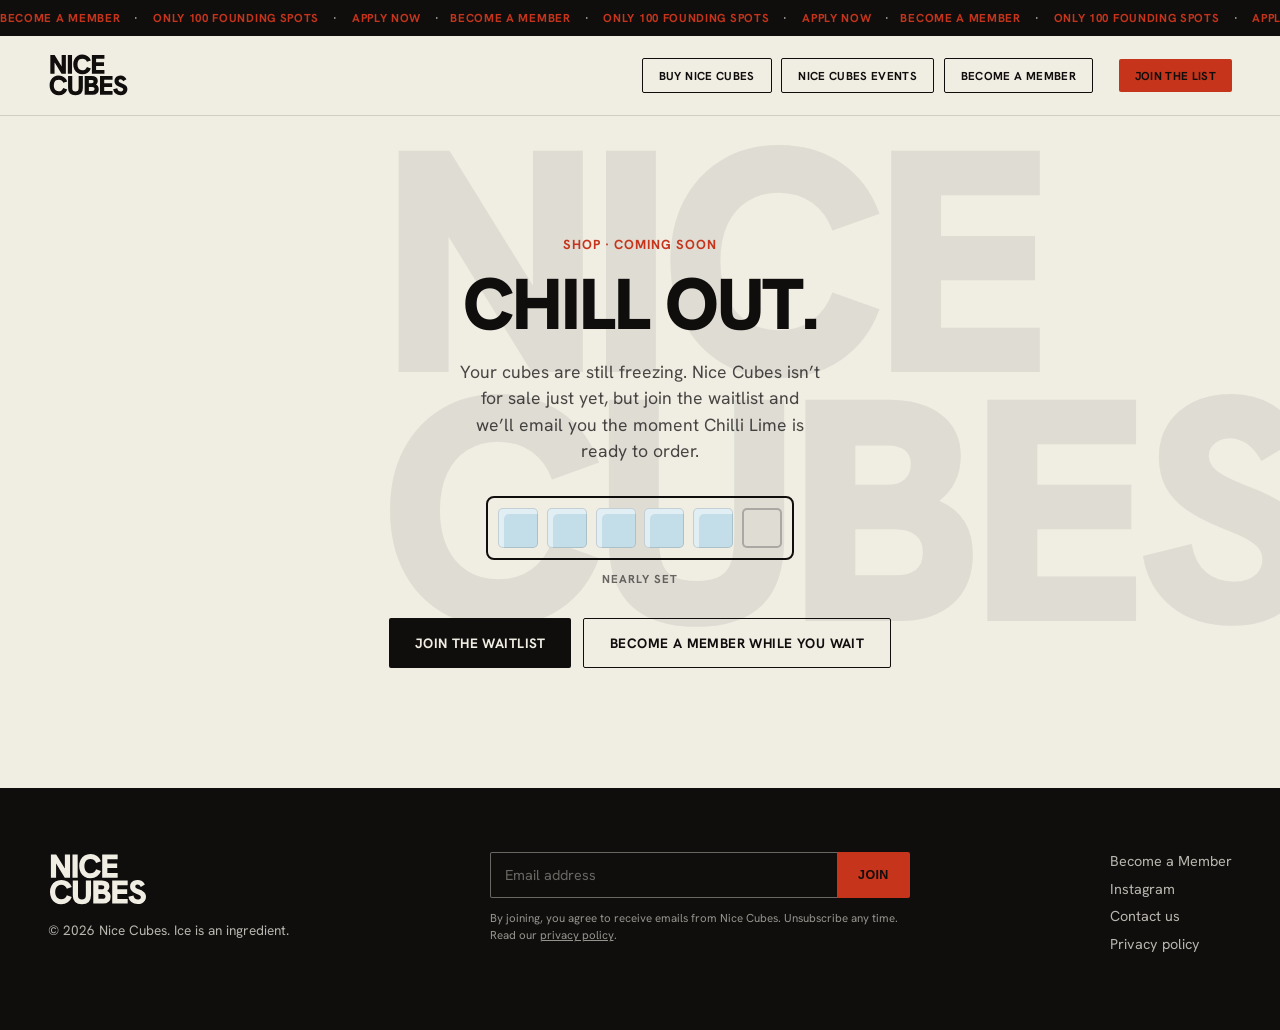
<file: buy/index.html>
<!doctype html>
<html lang="en">
<head>
<meta charset="UTF-8">
<meta name="viewport" content="width=device-width, initial-scale=1">
<!-- meta:start -->
<title>Buy Nice Cubes | Coming soon</title>
<meta name="description" content="Your cubes are still freezing. Nice Cubes isn&#x27;t for sale just yet, but join the waitlist and we&#x27;ll email you the moment Chilli Lime is ready to order.">
<link rel="canonical" href="https://drinknicecubes.com/buy/">
<meta property="og:type" content="website">
<meta property="og:site_name" content="Nice Cubes">
<meta property="og:title" content="Buy Nice Cubes | Coming soon">
<meta property="og:description" content="Your cubes are still freezing. Nice Cubes isn&#x27;t for sale just yet, but join the waitlist and we&#x27;ll email you the moment Chilli Lime is ready to order.">
<meta property="og:url" content="https://drinknicecubes.com/buy/">
<meta property="og:image" content="https://drinknicecubes.com/images/og-home.jpg">
<meta property="og:image:width" content="1200">
<meta property="og:image:height" content="630">
<meta name="twitter:card" content="summary_large_image">
<!-- meta:end -->
<link rel="preload" href="/fonts/hanken-grotesk-latin.woff2" as="font" type="font/woff2" crossorigin>
<!-- Umami: cookieless analytics, no personal data collected. Restricted to the live domain so
     local testing and previews never appear in the real stats. -->
<script defer src="https://cloud.umami.is/script.js" data-website-id="16c16598-3e8c-4847-a990-3485f9583426" data-domains="drinknicecubes.com"></script>
<link rel="icon" href="/images/favicon.svg" type="image/svg+xml">
<link rel="icon" href="/images/favicon-32.png" type="image/png" sizes="32x32">
<link rel="apple-touch-icon" href="/images/apple-touch-icon.png">
<link rel="stylesheet" href="/style.css?v=43">
</head>
<body>

<svg width="0" height="0" style="position:absolute" aria-hidden="true" focusable="false"><defs><path id="nc-wordmark" d="M27 715V18H187L491 509H450V18H607V715H446L144 223H184V715ZM680 715V18H837V715ZM1224 733Q1123 733 1046 687Q969 641 926 558.5Q883 476 883 366Q883 256 926 174Q969 92 1046 46Q1123 0 1224 0Q1339 0 1422 57.5Q1505 115 1541 216L1393 269Q1373 213 1329.5 181.5Q1286 150 1224 150Q1168 150 1126.5 176Q1085 202 1062.5 250Q1040 298 1040 366Q1040 434 1062.5 482.5Q1085 531 1126.5 557Q1168 583 1224 583Q1286 583 1329.5 551.5Q1373 520 1393 464L1541 517Q1505 617 1422 675Q1339 733 1224 733ZM1578 715V18H2046V158H1735V286H2031V426H1735V575H2046V715ZM341 1517Q240 1517 163 1471Q86 1425 43 1342.5Q0 1260 0 1150Q0 1040 43 958Q86 876 163 830Q240 784 341 784Q456 784 539 841.5Q622 899 658 1000L510 1053Q490 997 446.5 965.5Q403 934 341 934Q285 934 243.5 960Q202 986 179.5 1034Q157 1082 157 1150Q157 1218 179.5 1266.5Q202 1315 243.5 1341Q285 1367 341 1367Q403 1367 446.5 1335.5Q490 1304 510 1248L658 1301Q622 1401 539 1459Q456 1517 341 1517ZM965 1517Q828 1517 758.5 1450Q689 1383 689 1247V802H846V1229Q846 1277 854.5 1309Q863 1341 889 1357Q915 1373 965 1373Q1015 1373 1040.5 1357Q1066 1341 1075 1309.5Q1084 1278 1084 1231V802H1241V1242Q1241 1381 1171.5 1449Q1102 1517 965 1517ZM1308 1499V802H1568Q1675 802 1736 849Q1797 896 1797 979Q1797 1025 1779 1061Q1761 1097 1729 1120Q1784 1144 1809.5 1186.5Q1835 1229 1835 1290Q1835 1387 1773.5 1443Q1712 1499 1605 1499ZM1465 1355H1592Q1678 1355 1678 1283Q1678 1248 1655.5 1229Q1633 1210 1592 1210H1465ZM1465 1070H1568Q1602 1070 1621 1052.5Q1640 1035 1640 1004Q1640 976 1621.5 961Q1603 946 1568 946H1465ZM1881 1499V802H2349V942H2038V1070H2334V1210H2038V1359H2349V1499ZM2651 1514Q2535 1514 2461 1454Q2387 1394 2371 1294L2524 1256Q2535 1316 2569.5 1345.5Q2604 1375 2656 1375Q2682 1375 2702.5 1367Q2723 1359 2735 1343Q2747 1327 2747 1305Q2747 1285 2735 1269.5Q2723 1254 2696 1239.5Q2669 1225 2624 1208Q2553 1180 2508 1148.5Q2463 1117 2442 1076Q2421 1035 2421 982Q2421 924 2449.5 879.5Q2478 835 2529.5 809.5Q2581 784 2649 784Q2722 784 2778.5 817.5Q2835 851 2869 919L2744 995Q2725 960 2699.5 941.5Q2674 923 2644 923Q2626 923 2611 930Q2596 937 2587 949.5Q2578 962 2578 979Q2578 996 2588.5 1011Q2599 1026 2627 1041.5Q2655 1057 2705 1076Q2772 1101 2815.5 1131Q2859 1161 2881 1200.5Q2903 1240 2903 1295Q2903 1359 2871.5 1408.5Q2840 1458 2783.5 1486Q2727 1514 2651 1514Z"/></defs></svg>
<svg class="bg-wordmark" viewBox="-60 -60 3023 1637" aria-hidden="true" focusable="false"><use href="#nc-wordmark"/></svg>

<a class="announce" href="/become-a-member/" aria-label="Become a member. Only 100 founding spots. Apply now.">
  <span class="announce__track">
<!-- announce:start -->
<span class="announce__item">Become a member <span class="announce__dot">&middot;</span> Only <span class="member-cap">100</span> founding spots <span class="announce__dot">&middot;</span> Apply now <span class="announce__dot">&middot;</span></span>
<span class="announce__item" aria-hidden="true">Become a member <span class="announce__dot">&middot;</span> Only <span class="member-cap">100</span> founding spots <span class="announce__dot">&middot;</span> Apply now <span class="announce__dot">&middot;</span></span>
<span class="announce__item" aria-hidden="true">Become a member <span class="announce__dot">&middot;</span> Only <span class="member-cap">100</span> founding spots <span class="announce__dot">&middot;</span> Apply now <span class="announce__dot">&middot;</span></span>
<span class="announce__item" aria-hidden="true">Become a member <span class="announce__dot">&middot;</span> Only <span class="member-cap">100</span> founding spots <span class="announce__dot">&middot;</span> Apply now <span class="announce__dot">&middot;</span></span>
<span class="announce__item" aria-hidden="true">Become a member <span class="announce__dot">&middot;</span> Only <span class="member-cap">100</span> founding spots <span class="announce__dot">&middot;</span> Apply now <span class="announce__dot">&middot;</span></span>
<span class="announce__item" aria-hidden="true">Become a member <span class="announce__dot">&middot;</span> Only <span class="member-cap">100</span> founding spots <span class="announce__dot">&middot;</span> Apply now <span class="announce__dot">&middot;</span></span>
<span class="announce__item" aria-hidden="true">Become a member <span class="announce__dot">&middot;</span> Only <span class="member-cap">100</span> founding spots <span class="announce__dot">&middot;</span> Apply now <span class="announce__dot">&middot;</span></span>
<span class="announce__item" aria-hidden="true">Become a member <span class="announce__dot">&middot;</span> Only <span class="member-cap">100</span> founding spots <span class="announce__dot">&middot;</span> Apply now <span class="announce__dot">&middot;</span></span>
<span class="announce__item" aria-hidden="true">Become a member <span class="announce__dot">&middot;</span> Only <span class="member-cap">100</span> founding spots <span class="announce__dot">&middot;</span> Apply now <span class="announce__dot">&middot;</span></span>
<span class="announce__item" aria-hidden="true">Become a member <span class="announce__dot">&middot;</span> Only <span class="member-cap">100</span> founding spots <span class="announce__dot">&middot;</span> Apply now <span class="announce__dot">&middot;</span></span>
<span class="announce__item" aria-hidden="true">Become a member <span class="announce__dot">&middot;</span> Only <span class="member-cap">100</span> founding spots <span class="announce__dot">&middot;</span> Apply now <span class="announce__dot">&middot;</span></span>
<span class="announce__item" aria-hidden="true">Become a member <span class="announce__dot">&middot;</span> Only <span class="member-cap">100</span> founding spots <span class="announce__dot">&middot;</span> Apply now <span class="announce__dot">&middot;</span></span>
<!-- announce:end -->
  </span>
</a>

<header class="nav" id="site-nav">
  <a class="nav__brand" href="/" aria-label="Nice Cubes home">
    <svg class="logo logo--nav" viewBox="-60 -60 3023 1637" role="img" aria-label="Nice Cubes"><use href="#nc-wordmark"/></svg>
  </a>
  <nav class="nav__links" id="nav-links" aria-label="Main">
    <a class="btn btn--outline btn--sm" href="/buy/">Buy Nice Cubes</a>
    <a class="btn btn--outline btn--sm" href="/events/">Nice Cubes Events</a>
    <a class="btn btn--outline btn--sm" href="/become-a-member/">Become a Member</a>
  </nav>
  <a class="btn btn--accent btn--sm nav__join" href="/#join">Join the list</a>
  <button class="nav__toggle" type="button" aria-expanded="false" aria-controls="nav-links" aria-label="Open menu"><span></span><span></span></button>
</header>

<main id="main">
<div id="page-home" hidden>

  <section class="hero">
    <div class="hero__text">
      <p class="eyebrow"><span class="nowrap">Pre-launch</span> &middot; Four flavours</p>
      <h1 class="display">Why drink ice<br>when you can<br>drink nice.</h1>
      <p class="lede">Nice Cubes treats ice as an ingredient, not an afterthought. Four flavours are launching together: bold heat, floral citrus, savoury herb, bright berry. Zero dilution regret.</p>
      <a class="btn btn--dark" href="/#join">Get Early Access</a>
    </div>
    <div class="hero__media">
      <img class="hero__img" src="/images/hero-lime-chilli-box.webp?v=2" alt="Nice Cubes Lime &amp; Chilli flavoured ice cubes box, with three ice cubes containing lime and chilli">
    </div>
  </section>

  <section class="waitlist" id="join">
    <h2 class="h2 h2--onblack">Be first to know</h2>
    <p class="waitlist__copy">Join the list for early access and a launch discount when our four flavours drop. No spam, just ice.</p>

    <form class="form" id="waitlist-form" novalidate>
      <div class="form__row">
        <label class="field">
          <span class="field__label">First name</span>
          <input class="field__input" type="text" name="firstName" placeholder="e.g. Alex" required autocomplete="given-name">
        </label>
        <label class="field">
          <span class="field__label">Last name</span>
          <input class="field__input" type="text" name="lastName" placeholder="e.g. Parker" required autocomplete="family-name">
        </label>
      </div>
      <label class="field field--full">
        <span class="field__label">Email address</span>
        <input class="field__input" type="email" name="email" placeholder="e.g. alex@email.com" required autocomplete="email">
      </label>
      <div class="hp" aria-hidden="true"><label>Leave this field empty<input type="text" name="nc_confirm_url" tabindex="-1" autocomplete="off"></label></div>
      <button class="btn btn--accent btn--block" type="submit">Join the Waitlist</button>
      <p class="form__consent form__consent--dark">By joining, you agree to receive emails from Nice Cubes about early access, launches and offers. Unsubscribe any time. Read our <a href="/privacy/">privacy policy</a>.</p>
      <p class="form__note" role="status" aria-live="polite"></p>

      <div class="join-followup" id="join-followup" hidden>
        <span class="join-followup__tag">Free</span>
        <p class="join-followup__title">Fancy something the list doesn&rsquo;t get?</p>
        <p class="join-followup__text">Apply for membership: reviewed, limited, and worth it. Member only suppers, new flavours before anyone else, and a vote on what we freeze next.</p>
        <a class="btn btn--dark btn--sm" href="/become-a-member/">Apply for membership</a>
      </div>
    </form>
  </section>

  <section class="ingredient">
    <img class="ingredient__img" src="/images/ingredient-ice-cube-illustration.webp?v=2" alt="Blue line drawing of a melting ice cube with a Nice Cubes bottle and a glass of ice frozen inside it" loading="lazy" decoding="async">
    <div class="ingredient__text">
      <h2 class="h2">Ice is an ingredient.</h2>
      <p class="lede">Ordinary ice does one job badly. It chills your drink on the way in and waters it down on the way out.</p>
      <p class="lede">Ours does two jobs well. Chilli and lime start releasing the moment the cube hits the glass, so the drink chills and builds flavour at the same time. Three sips in, it isn&rsquo;t quite the drink you poured.</p>
      <ol class="principles">
        <li><span class="principles__num">01</span> Chilli lime, nothing artificial</li>
        <li><span class="principles__num">02</span> Flavour from the first sip, not the last</li>
        <li><span class="principles__num">03</span> Made in small batches in London</li>
      </ol>
      <span class="lockup" role="img" aria-label="Nice Cubes wordmark, black on ice blue">
        <svg class="lockup__mark" viewBox="-60 -60 3023 1637" aria-hidden="true" focusable="false"><use href="#nc-wordmark"/></svg>
      </span>
    </div>
  </section>

  <section class="flavours">
    <h2 class="display display--sm">Four Flavours</h2>
    <p class="lede lede--center">Launching together. Each one built on two or three ingredients doing all the work.</p>

    <div class="flavour-grid">
      <div class="flavour-card">
        <img class="flavour-card__img" src="/images/flavour-lime-chilli.webp?v=2" alt="Nice Cubes Lime &amp; Chilli flavoured ice cubes box, with ice cubes containing lime and chilli" loading="lazy" decoding="async">
        <div class="flavour-card__swatches">
          <span class="flavour-dot" style="background:#C5341B;"></span>
          <span class="flavour-dot" style="background:#C8F902;"></span>
        </div>
        <div class="flavour-card__name">Chilli &amp; Lime</div>
      </div>

      <div class="flavour-card">
        <img class="flavour-card__img" src="/images/flavour-cucumber-mint.webp?v=4" alt="Nice Cubes Cucumber, Mint &amp; Elderflower flavoured ice cubes box, with ice cubes containing cucumber, mint and elderflower" loading="lazy" decoding="async">
        <div class="flavour-card__swatches">
          <span class="flavour-dot" style="background:#E9E4C9;"></span>
          <span class="flavour-dot" style="background:#7FAE86;"></span>
        </div>
        <div class="flavour-card__name">Elderflower, Mint &amp; Cucumber</div>
      </div>

      <div class="flavour-card">
        <img class="flavour-card__img" src="/images/flavour-blood-orange-rosemary.webp?v=2" alt="Nice Cubes Blood Orange &amp; Rosemary flavoured ice cubes box, with ice cubes containing blood orange and rosemary" loading="lazy" decoding="async">
        <div class="flavour-card__swatches">
          <span class="flavour-dot" style="background:#D9622B;"></span>
          <span class="flavour-dot" style="background:#4F5D3A;"></span>
        </div>
        <div class="flavour-card__name">Blood Orange &amp; Rosemary</div>
      </div>

      <div class="flavour-card">
        <img class="flavour-card__img" src="/images/flavour-raspberry-lemon-basil.webp?v=2" alt="Nice Cubes Raspberry, Lemon &amp; Basil flavoured ice cubes box, with ice cubes containing raspberry, lemon and basil" loading="lazy" decoding="async">
        <div class="flavour-card__swatches">
          <span class="flavour-dot" style="background:#C93B62;"></span>
          <span class="flavour-dot" style="background:#E9C94A;"></span>
        </div>
        <div class="flavour-card__name">Raspberry, Lemon &amp; Basil</div>
      </div>
    </div>
  </section>

  <section class="member-teaser">
    <div class="member-teaser__inner">
      <div class="member-teaser__text">
        <p class="eyebrow">Community &middot; Selective, on purpose</p>
        <h2 class="h2">Become a member.</h2>
        <p class="lede">This isn&rsquo;t the list. Membership is reviewed and limited, and it comes with what the list never gets: member only suppers, new flavours before anyone else, and a vote on what we freeze next.</p>
        <a class="btn btn--accent" href="/become-a-member/">Apply for membership</a>
      </div>
      <ul class="perks member-teaser__perks">
        <li class="perk">
          <span class="perk__num">01</span>
          <strong class="perk__title">Member suppers</strong>
          <span class="perk__text">Invites to member only suppers and tastings.</span>
        </li>
        <li class="perk">
          <span class="perk__num">02</span>
          <strong class="perk__title">First to taste</strong>
          <span class="perk__text">New flavours before anyone else.</span>
        </li>
        <li class="perk">
          <span class="perk__num">03</span>
          <strong class="perk__title">Your vote</strong>
          <span class="perk__text">A vote on what we freeze next.</span>
        </li>
        <li class="perk">
          <span class="perk__num">04</span>
          <strong class="perk__title">Plus one</strong>
          <span class="perk__text">Bring a guest to our public events.</span>
        </li>
      </ul>
    </div>
  </section>

  <section class="follow follow--simple">
    <div class="follow__head">
      <h2 class="h2">Follow along</h2>
      <a class="follow__handle" href="https://www.instagram.com/drinknicecubes/" target="_blank" rel="noopener">@drinknicecubes</a>
    </div>
    <div class="follow__grid" hidden>
      <span class="dropzone dropzone--square" data-hint="Instagram">
        <input type="file" accept="image/*" class="dropzone__input" aria-label="Upload Instagram post 1">
        <span class="dropzone__empty">
          <svg viewBox="0 0 24 24" class="dropzone__icon"><path d="M12 2.2c3.2 0 3.6 0 4.9.07 1.2.06 2 .25 2.4.42.6.24 1 .53 1.5 1a4 4 0 0 1 1 1.5c.17.4.36 1.2.42 2.4.06 1.3.07 1.7.07 4.9s0 3.6-.07 4.9c-.06 1.2-.25 2-.42 2.4a4 4 0 0 1-1 1.5 4 4 0 0 1-1.5 1c-.4.17-1.2.36-2.4.42-1.3.06-1.7.07-4.9.07s-3.6 0-4.9-.07c-1.2-.06-2-.25-2.4-.42a4 4 0 0 1-1.5-1 4 4 0 0 1-1-1.5c-.17-.4-.36-1.2-.42-2.4C2.2 15.6 2.2 15.2 2.2 12s0-3.6.07-4.9c.06-1.2.25-2 .42-2.4a4 4 0 0 1 1-1.5 4 4 0 0 1 1.5-1c.4-.17 1.2-.36 2.4-.42C8.4 2.2 8.8 2.2 12 2.2Zm0 2c-3.15 0-3.52 0-4.77.07-.97.04-1.5.2-1.85.34-.46.18-.8.4-1.15.75-.35.35-.57.68-.75 1.15-.14.35-.3.88-.34 1.85C3.07 9.48 3.07 9.85 3.07 13s0 3.52.07 4.77c.04.97.2 1.5.34 1.85.18.46.4.8.75 1.15.35.35.68.57 1.15.75.35.14.88.3 1.85.34 1.25.06 1.62.07 4.77.07s3.52 0 4.77-.07c.97-.04 1.5-.2 1.85-.34.46-.18.8-.4 1.15-.75.35-.35.57-.68.75-1.15.14-.35.3-.88.34-1.85.06-1.25.07-1.62.07-4.77s0-3.52-.07-4.77c-.04-.97-.2-1.5-.34-1.85a3 3 0 0 0-.75-1.15 3 3 0 0 0-1.15-.75c-.35-.14-.88-.3-1.85-.34C15.52 4.2 15.15 4.2 12 4.2Zm0 3.4a5.4 5.4 0 1 1 0 10.8 5.4 5.4 0 0 1 0-10.8Zm0 2a3.4 3.4 0 1 0 0 6.8 3.4 3.4 0 0 0 0-6.8Zm5.6-2.6a1.26 1.26 0 1 1-2.52 0 1.26 1.26 0 0 1 2.52 0Z"/></svg>
          <span class="dropzone__label">Instagram</span>
          <span class="dropzone__browse">or browse files</span>
        </span>
      </span>
      <span class="dropzone dropzone--square" data-hint="Instagram">
        <input type="file" accept="image/*" class="dropzone__input" aria-label="Upload Instagram post 2">
        <span class="dropzone__empty">
          <svg viewBox="0 0 24 24" class="dropzone__icon"><path d="M12 2.2c3.2 0 3.6 0 4.9.07 1.2.06 2 .25 2.4.42.6.24 1 .53 1.5 1a4 4 0 0 1 1 1.5c.17.4.36 1.2.42 2.4.06 1.3.07 1.7.07 4.9s0 3.6-.07 4.9c-.06 1.2-.25 2-.42 2.4a4 4 0 0 1-1 1.5 4 4 0 0 1-1.5 1c-.4.17-1.2.36-2.4.42-1.3.06-1.7.07-4.9.07s-3.6 0-4.9-.07c-1.2-.06-2-.25-2.4-.42a4 4 0 0 1-1.5-1 4 4 0 0 1-1-1.5c-.17-.4-.36-1.2-.42-2.4C2.2 15.6 2.2 15.2 2.2 12s0-3.6.07-4.9c.06-1.2.25-2 .42-2.4a4 4 0 0 1 1-1.5 4 4 0 0 1 1.5-1c.4-.17 1.2-.36 2.4-.42C8.4 2.2 8.8 2.2 12 2.2Zm0 2c-3.15 0-3.52 0-4.77.07-.97.04-1.5.2-1.85.34-.46.18-.8.4-1.15.75-.35.35-.57.68-.75 1.15-.14.35-.3.88-.34 1.85C3.07 9.48 3.07 9.85 3.07 13s0 3.52.07 4.77c.04.97.2 1.5.34 1.85.18.46.4.8.75 1.15.35.35.68.57 1.15.75.35.14.88.3 1.85.34 1.25.06 1.62.07 4.77.07s3.52 0 4.77-.07c.97-.04 1.5-.2 1.85-.34.46-.18.8-.4 1.15-.75.35-.35.57-.68.75-1.15.14-.35.3-.88.34-1.85.06-1.25.07-1.62.07-4.77s0-3.52-.07-4.77c-.04-.97-.2-1.5-.34-1.85a3 3 0 0 0-.75-1.15 3 3 0 0 0-1.15-.75c-.35-.14-.88-.3-1.85-.34C15.52 4.2 15.15 4.2 12 4.2Zm0 3.4a5.4 5.4 0 1 1 0 10.8 5.4 5.4 0 0 1 0-10.8Zm0 2a3.4 3.4 0 1 0 0 6.8 3.4 3.4 0 0 0 0-6.8Zm5.6-2.6a1.26 1.26 0 1 1-2.52 0 1.26 1.26 0 0 1 2.52 0Z"/></svg>
          <span class="dropzone__label">Instagram</span>
          <span class="dropzone__browse">or browse files</span>
        </span>
      </span>
      <span class="dropzone dropzone--square" data-hint="Instagram">
        <input type="file" accept="image/*" class="dropzone__input" aria-label="Upload Instagram post 3">
        <span class="dropzone__empty">
          <svg viewBox="0 0 24 24" class="dropzone__icon"><path d="M12 2.2c3.2 0 3.6 0 4.9.07 1.2.06 2 .25 2.4.42.6.24 1 .53 1.5 1a4 4 0 0 1 1 1.5c.17.4.36 1.2.42 2.4.06 1.3.07 1.7.07 4.9s0 3.6-.07 4.9c-.06 1.2-.25 2-.42 2.4a4 4 0 0 1-1 1.5 4 4 0 0 1-1.5 1c-.4.17-1.2.36-2.4.42-1.3.06-1.7.07-4.9.07s-3.6 0-4.9-.07c-1.2-.06-2-.25-2.4-.42a4 4 0 0 1-1.5-1 4 4 0 0 1-1-1.5c-.17-.4-.36-1.2-.42-2.4C2.2 15.6 2.2 15.2 2.2 12s0-3.6.07-4.9c.06-1.2.25-2 .42-2.4a4 4 0 0 1 1-1.5 4 4 0 0 1 1.5-1c.4-.17 1.2-.36 2.4-.42C8.4 2.2 8.8 2.2 12 2.2Zm0 2c-3.15 0-3.52 0-4.77.07-.97.04-1.5.2-1.85.34-.46.18-.8.4-1.15.75-.35.35-.57.68-.75 1.15-.14.35-.3.88-.34 1.85C3.07 9.48 3.07 9.85 3.07 13s0 3.52.07 4.77c.04.97.2 1.5.34 1.85.18.46.4.8.75 1.15.35.35.68.57 1.15.75.35.14.88.3 1.85.34 1.25.06 1.62.07 4.77.07s3.52 0 4.77-.07c.97-.04 1.5-.2 1.85-.34.46-.18.8-.4 1.15-.75.35-.35.57-.68.75-1.15.14-.35.3-.88.34-1.85.06-1.25.07-1.62.07-4.77s0-3.52-.07-4.77c-.04-.97-.2-1.5-.34-1.85a3 3 0 0 0-.75-1.15 3 3 0 0 0-1.15-.75c-.35-.14-.88-.3-1.85-.34C15.52 4.2 15.15 4.2 12 4.2Zm0 3.4a5.4 5.4 0 1 1 0 10.8 5.4 5.4 0 0 1 0-10.8Zm0 2a3.4 3.4 0 1 0 0 6.8 3.4 3.4 0 0 0 0-6.8Zm5.6-2.6a1.26 1.26 0 1 1-2.52 0 1.26 1.26 0 0 1 2.52 0Z"/></svg>
          <span class="dropzone__label">Instagram</span>
          <span class="dropzone__browse">or browse files</span>
        </span>
      </span>
      <span class="dropzone dropzone--square" data-hint="Instagram">
        <input type="file" accept="image/*" class="dropzone__input" aria-label="Upload Instagram post 4">
        <span class="dropzone__empty">
          <svg viewBox="0 0 24 24" class="dropzone__icon"><path d="M12 2.2c3.2 0 3.6 0 4.9.07 1.2.06 2 .25 2.4.42.6.24 1 .53 1.5 1a4 4 0 0 1 1 1.5c.17.4.36 1.2.42 2.4.06 1.3.07 1.7.07 4.9s0 3.6-.07 4.9c-.06 1.2-.25 2-.42 2.4a4 4 0 0 1-1 1.5 4 4 0 0 1-1.5 1c-.4.17-1.2.36-2.4.42-1.3.06-1.7.07-4.9.07s-3.6 0-4.9-.07c-1.2-.06-2-.25-2.4-.42a4 4 0 0 1-1.5-1 4 4 0 0 1-1-1.5c-.17-.4-.36-1.2-.42-2.4C2.2 15.6 2.2 15.2 2.2 12s0-3.6.07-4.9c.06-1.2.25-2 .42-2.4a4 4 0 0 1 1-1.5 4 4 0 0 1 1.5-1c.4-.17 1.2-.36 2.4-.42C8.4 2.2 8.8 2.2 12 2.2Zm0 2c-3.15 0-3.52 0-4.77.07-.97.04-1.5.2-1.85.34-.46.18-.8.4-1.15.75-.35.35-.57.68-.75 1.15-.14.35-.3.88-.34 1.85C3.07 9.48 3.07 9.85 3.07 13s0 3.52.07 4.77c.04.97.2 1.5.34 1.85.18.46.4.8.75 1.15.35.35.68.57 1.15.75.35.14.88.3 1.85.34 1.25.06 1.62.07 4.77.07s3.52 0 4.77-.07c.97-.04 1.5-.2 1.85-.34.46-.18.8-.4 1.15-.75.35-.35.57-.68.75-1.15.14-.35.3-.88.34-1.85.06-1.25.07-1.62.07-4.77s0-3.52-.07-4.77c-.04-.97-.2-1.5-.34-1.85a3 3 0 0 0-.75-1.15 3 3 0 0 0-1.15-.75c-.35-.14-.88-.3-1.85-.34C15.52 4.2 15.15 4.2 12 4.2Zm0 3.4a5.4 5.4 0 1 1 0 10.8 5.4 5.4 0 0 1 0-10.8Zm0 2a3.4 3.4 0 1 0 0 6.8 3.4 3.4 0 0 0 0-6.8Zm5.6-2.6a1.26 1.26 0 1 1-2.52 0 1.26 1.26 0 0 1 2.52 0Z"/></svg>
          <span class="dropzone__label">Instagram</span>
          <span class="dropzone__browse">or browse files</span>
        </span>
      </span>
    </div>
  </section>

</div>

<section class="subpage" id="page-buy">
  <p class="eyebrow eyebrow--center">Shop &middot; Coming soon</p>
  <h1 class="subpage__title">Chill out.</h1>
  <p class="subpage__copy">Your cubes are still freezing. Nice Cubes isn&rsquo;t for sale just yet, but join the waitlist and we&rsquo;ll email you the moment Chilli Lime is ready to order.</p>
  <div class="freezer" role="img" aria-label="An ice cube tray with five cubes frozen and one still setting">
    <span class="freezer__cube"></span>
    <span class="freezer__cube"></span>
    <span class="freezer__cube"></span>
    <span class="freezer__cube"></span>
    <span class="freezer__cube"></span>
    <span class="freezer__cube freezer__cube--setting"></span>
  </div>
  <p class="freezer__label">Nearly set</p>
  <div class="event__actions">
    <a class="btn btn--dark" href="/#join">Join the waitlist</a>
    <a class="btn btn--outline" href="/become-a-member/">Become a member while you wait</a>
  </div>
</section>

<!-- To flag a future event as members only, add data-members-only to the <section class="event">
     tag below (alongside data-sold-out if it applies). The badge and its styling already exist
     in style.css and need no further changes. -->
<section class="event" id="page-events" data-sold-out hidden>
  <div class="event__inner">
    <div class="event__banner-wrap">
      <img class="event__banner" src="/images/supper-club-banner.webp" alt="Nice Cubes Supper Club poster. Food by Oliver Wilson, 3rd October, 6:30 to 11pm, East London. Good drinks, better ice. Seasonal fine dining. A space worth saving." loading="lazy" decoding="async">
      <span class="event__stamp" aria-hidden="true">Sold out</span>
    </div>

    <div class="event__layout">
      <div class="event__body">
        <p class="eyebrow">First launch event <span class="event__members-badge">Members only</span></p>
        <h1 class="display display--event">A Nice Cubes<br>Supper.</h1>
        <p class="event__tagline">Good drinks. Better ice.</p>

        <ul class="event__meta">
          <li><span class="event__meta-label">Date</span>Saturday 3rd October 2026</li>
          <li><span class="event__meta-label">Time</span>6:30pm to 11:00pm</li>
          <li><span class="event__meta-label">Location</span>Palm 2, Lower Clapton Rd, East London E5&nbsp;0QJ</li>
        </ul>

        <p class="lede">An evening of amazing food, quality drinks and fabulous ice. We&rsquo;re bringing Nice Cubes to the world for an intimate supper, with food by Oliver Wilson and friends.</p>
        <p class="lede">Expect a seasonal menu, <span class="nowrap">long-table</span> dining, carefully made drinks, flavoured ice, and a room full of nice people.</p>
        <p class="event__cue">Come playful. Bring a little spice.</p>

        <div class="event__tickets">
          <a class="btn btn--accent btn--lg" href="https://www.tickettailor.com/events/nicecubes/2355567" target="_blank" rel="noopener">Get Tickets</a>
        </div>

        <div class="event__soldout" role="status">
          <p class="event__soldout-title">Sold out. Nice one.</p>
          <p class="event__soldout-copy">Every seat is taken and we&rsquo;re having a bit of a meltdown. Join the list and you&rsquo;ll be first to hear about the next supper.</p>
          <div class="event__actions">
            <a class="btn btn--dark" href="/#join">Join the list</a>
            <a class="btn btn--outline" href="https://www.tickettailor.com/events/nicecubes/2355567" target="_blank" rel="noopener">View the event page</a>
          </div>
        </div>
      </div>

      <aside class="event__card">
        <div class="event__card-title">A Nice Cubes Supper</div>
        <div class="event__card-row">Sat 3 Oct 2026 &middot; 6:30 to 11:00pm</div>
        <div class="event__card-row">Palm 2, E5 0QJ &middot; East London</div>
        <div class="event__tickets">
          <a class="btn btn--dark btn--block" href="https://www.tickettailor.com/events/nicecubes/2355567" target="_blank" rel="noopener">Buy Tickets</a>
          <div class="event__card-note">Tickets &amp; booking handled securely by Ticket&nbsp;Tailor.</div>
        </div>
        <div class="event__card-soldout">
          <span class="event__badge">Sold out</span>
          <a class="btn btn--accent btn--block" href="/#join">Join the list for the next one</a>
          <a class="btn btn--outline-light btn--block" href="https://www.tickettailor.com/events/nicecubes/2355567" target="_blank" rel="noopener">View the event page</a>
        </div>
      </aside>
    </div>

    <!-- Empty until there is a first past event to show. Unhide once photos are added, so
         members only events can show non-members what they missed. -->
    <section class="past-events" id="past-events" hidden>
      <h2 class="h2 h2--center">Past events</h2>
      <p class="lede lede--center">What non members missed.</p>
      <div class="follow__grid">
        <span class="dropzone dropzone--square" data-hint="Photo from a past event">
          <input type="file" accept="image/*" class="dropzone__input" aria-label="Upload past event photo 1">
          <span class="dropzone__empty">
            <svg viewBox="0 0 24 24" class="dropzone__icon"><path d="M21 19V5a2 2 0 0 0-2-2H5a2 2 0 0 0-2 2v14a2 2 0 0 0 2 2h14a2 2 0 0 0 2-2ZM8.5 13.5l2.5 3.01L14.5 12l4.5 6H5l3.5-4.5Z"/></svg>
            <span class="dropzone__label">Photo from a past event</span>
            <span class="dropzone__browse">or browse files</span>
          </span>
        </span>
        <span class="dropzone dropzone--square" data-hint="Photo from a past event">
          <input type="file" accept="image/*" class="dropzone__input" aria-label="Upload past event photo 2">
          <span class="dropzone__empty">
            <svg viewBox="0 0 24 24" class="dropzone__icon"><path d="M21 19V5a2 2 0 0 0-2-2H5a2 2 0 0 0-2 2v14a2 2 0 0 0 2 2h14a2 2 0 0 0 2-2ZM8.5 13.5l2.5 3.01L14.5 12l4.5 6H5l3.5-4.5Z"/></svg>
            <span class="dropzone__label">Photo from a past event</span>
            <span class="dropzone__browse">or browse files</span>
          </span>
        </span>
        <span class="dropzone dropzone--square" data-hint="Photo from a past event">
          <input type="file" accept="image/*" class="dropzone__input" aria-label="Upload past event photo 3">
          <span class="dropzone__empty">
            <svg viewBox="0 0 24 24" class="dropzone__icon"><path d="M21 19V5a2 2 0 0 0-2-2H5a2 2 0 0 0-2 2v14a2 2 0 0 0 2 2h14a2 2 0 0 0 2-2ZM8.5 13.5l2.5 3.01L14.5 12l4.5 6H5l3.5-4.5Z"/></svg>
            <span class="dropzone__label">Photo from a past event</span>
            <span class="dropzone__browse">or browse files</span>
          </span>
        </span>
        <span class="dropzone dropzone--square" data-hint="Photo from a past event">
          <input type="file" accept="image/*" class="dropzone__input" aria-label="Upload past event photo 4">
          <span class="dropzone__empty">
            <svg viewBox="0 0 24 24" class="dropzone__icon"><path d="M21 19V5a2 2 0 0 0-2-2H5a2 2 0 0 0-2 2v14a2 2 0 0 0 2 2h14a2 2 0 0 0 2-2ZM8.5 13.5l2.5 3.01L14.5 12l4.5 6H5l3.5-4.5Z"/></svg>
            <span class="dropzone__label">Photo from a past event</span>
            <span class="dropzone__browse">or browse files</span>
          </span>
        </span>
      </div>
    </section>
  </div>
</section>

<section class="apply" id="page-apply" hidden>
  <div class="apply__inner">
    <p class="eyebrow eyebrow--center">Community &middot; Selective, on purpose</p>
    <h2 class="h2 h2--center">Become a member</h2>
    <p class="lede lede--center">This isn&rsquo;t the waitlist. Membership is reviewed and limited, and it comes with what the list never gets: member only suppers, new flavours before anyone else, a vote on what we freeze next, and a plus one to our events.</p>
    <p class="apply__notice">Founding intake: <span class="member-cap">100</span> places. We review applications every Sunday and reply to everyone.</p>

    <ul class="perks">
      <li class="perk"><span class="perk__num">01</span><strong class="perk__title">Member suppers</strong><span class="perk__text">Invites to member only suppers and tastings.</span></li>
      <li class="perk"><span class="perk__num">02</span><strong class="perk__title">First to taste</strong><span class="perk__text">New flavours before anyone else.</span></li>
      <li class="perk"><span class="perk__num">03</span><strong class="perk__title">Your vote</strong><span class="perk__text">A vote on what we freeze next.</span></li>
      <li class="perk"><span class="perk__num">04</span><strong class="perk__title">Plus one</strong><span class="perk__text">Bring a guest to our public events.</span></li>
    </ul>

    <div class="apply__grid">
      <div class="member-card-wrap">
        <p class="member-card__preview-label">This could be yours</p>
        <div class="member-card" aria-hidden="true">
          <svg class="member-card__logo" viewBox="-60 -60 3023 1637" focusable="false"><use href="#nc-wordmark"/></svg>
          <span class="member-card__tag">Preview</span>
          <div class="member-card__name" id="card-name">Your name</div>
          <div class="member-card__row">
            <span class="member-card__label">Favourite flavour</span>
            <strong class="member-card__value" id="card-flavour">Your pick</strong>
          </div>
          <div class="member-card__foot">Chilled since 2026</div>
        </div>
        <p class="member-card__hint">Fill in the form to preview it. If you&rsquo;re accepted, the real one lands in your inbox.</p>
      </div>

    <form class="form form--light" id="apply-form" novalidate>
      <div class="form__row">
        <label class="field">
          <span class="field__label">First name</span>
          <input class="field__input" type="text" name="firstName" placeholder="First name" required autocomplete="given-name">
        </label>
        <label class="field">
          <span class="field__label">Last name</span>
          <input class="field__input" type="text" name="lastName" placeholder="Last name" required autocomplete="family-name">
        </label>
      </div>
      <label class="field field--full">
        <span class="field__label">Email address</span>
        <input class="field__input" type="email" name="email" placeholder="Email address" required autocomplete="email">
      </label>
      <label class="field field--full">
        <span class="field__label">Favourite ice flavour</span>
        <select class="field__input" name="flavour" required>
          <option value="" disabled selected>Choose your favourite</option>
          <option>Chilli &amp; Lime</option>
          <option>Elderflower, Mint &amp; Cucumber</option>
          <option>Blood Orange &amp; Rosemary</option>
          <option>Raspberry, Lemon &amp; Basil</option>
        </select>
      </label>
      <label class="field field--full">
        <span class="field__label">What&rsquo;s your usual drink order?</span>
        <input class="field__input" type="text" name="drinkOrder" placeholder="e.g. Whisky, neat" autocomplete="off">
      </label>
      <label class="field field--full">
        <span class="field__label">Which London bar should we know about?</span>
        <input class="field__input" type="text" name="bar" placeholder="e.g. The place with the good playlist" autocomplete="off">
      </label>
      <label class="field field--full">
        <span class="field__label">Why should you be a member?</span>
        <input class="field__input" type="text" name="whyMember" placeholder="Go on, impress us" autocomplete="off">
      </label>
      <label class="field field--full">
        <span class="field__label">Instagram handle (optional)</span>
        <input class="field__input" type="text" name="instagram" placeholder="@yourhandle" autocomplete="off">
      </label>
      <label class="field field--full">
        <span class="field__label">Invite code (optional)</span>
        <input class="field__input" type="text" name="inviteCode" placeholder="If someone gave you one" autocomplete="off">
      </label>
      <label class="field field--checkbox field--full">
        <input class="field__checkbox" type="checkbox" name="ageConfirm" value="yes" required>
        <span class="field__checkbox-label">I&rsquo;m 18 or over</span>
      </label>
      <div class="hp" aria-hidden="true"><label>Leave this field empty<input type="text" name="nc_confirm_url" tabindex="-1" autocomplete="off"></label></div>
      <p class="form__required">Name, email, flavour and age confirmation are required. Everything else is optional, but it helps us choose.</p>
      <button class="btn btn--dark btn--block" type="submit">Apply</button>
      <p class="form__consent">By submitting, you agree to receive emails from Nice Cubes about the community, tastings and launches. Unsubscribe any time. Read our <a href="/privacy/">privacy policy</a>.</p>
      <p class="form__note" role="status" aria-live="polite"></p>
    </form>
    </div>
  </div>
</section>

<section class="legal" id="page-privacy" hidden>
  <div class="legal__inner">
    <p class="eyebrow">Legal</p>
    <h1 class="legal__title">Privacy policy</h1>
    <p class="legal__updated">Last updated: September 2026</p>
    <p>This page explains what personal information Nice Cubes collects on drinknicecubes.com, why we collect it, and what your rights are. We have kept it short and in plain English.</p>

    <h2>Who we are</h2>
    <p>Nice Cubes (&ldquo;we&rdquo;, &ldquo;us&rdquo;) makes flavoured ice cubes and runs this website. If you have any questions about your information, message us on Instagram at <a href="https://ig.me/m/drinknicecubes" target="_blank" rel="noopener">@drinknicecubes</a>.</p>

    <h2>What we collect and why</h2>
    <ul>
      <li><strong>Waitlist and newsletter signups:</strong> your first name, last name (waitlist only) and email address. We use them to send you news about early access, launches and offers, including the founding batch discount. We do this with your consent.</li>
      <li><strong>Membership applications:</strong> your name, email address, favourite flavour, and, if you choose to answer, your usual drink order, a bar recommendation, why you think you should be a member, your Instagram handle, and an invite code. We also ask you to confirm you are 18 or over, since our events involve alcohol. Applications are reviewed by the founders to decide who joins. We use your details to run the Nice Cubes community, such as member events and tastings, to get in touch about your application, and to help us decide what to make next. We do this with your consent.</li>
      <li><strong>Visiting the site:</strong> like any website, the company that hosts it (GitHub) receives your IP address and basic technical details when your browser loads a page. This is used to deliver the site and keep it secure.</li>
    </ul>
    <p>You never have to give us any of this. If you don&rsquo;t, you can still browse the whole site.</p>

    <h2>Cookies and tracking</h2>
    <p>This website doesn&rsquo;t use cookies and doesn&rsquo;t store anything on your device. We use Umami, a privacy-focused analytics tool, to see how many people visit the site, which pages they look at, and roughly where they came from (for example, Instagram or a search engine). It works without cookies, doesn&rsquo;t collect your name, email or IP address, and can&rsquo;t identify you individually or track you across other websites. This is why the site doesn&rsquo;t need a cookie banner. If that ever changes, we will update this page and ask for your permission where the law requires it.</p>

    <h2>Who we share it with</h2>
    <p>We use trusted services to run the site, and we don&rsquo;t sell your information.</p>
    <ul>
      <li><strong>Klaviyo:</strong> an email marketing service that stores your signup details and sends our emails. It may process information outside the UK, using the safeguards the law requires.</li>
      <li><strong>Umami:</strong> a privacy-focused analytics service, hosted in the EU, that helps us understand how the site is used. It does not collect personal data.</li>
      <li><strong>GitHub:</strong> hosts this website.</li>
    </ul>
    <p>Our site links to other websites, such as Ticket Tailor for event tickets and Instagram. They have their own privacy policies.</p>

    <h2>How long we keep it</h2>
    <p>We keep your details for as long as you stay subscribed or are part of the community, or until you ask us to delete them. If you unsubscribe, we stop emailing you. If you would like your details removed completely, ask us.</p>

    <h2>Your rights</h2>
    <p>You can ask us to show you the information we hold about you, correct it, delete it, restrict or object to how we use it, or give you a copy to take elsewhere. You can withdraw your consent to emails at any time using the unsubscribe link in any email we send.</p>
    <p>To use any of these rights, message us on Instagram at <a href="https://ig.me/m/drinknicecubes" target="_blank" rel="noopener">@drinknicecubes</a>. If you are unhappy with how we handle your information, you can complain to the Information Commissioner&rsquo;s Office at <a href="https://ico.org.uk" target="_blank" rel="noopener">ico.org.uk</a>.</p>

    <h2>Changes to this policy</h2>
    <p>We may update this policy from time to time. The date at the top shows when it last changed.</p>
  </div>
</section>

</main>

<footer class="footer">
  <div class="footer__brand">
    <svg class="logo logo--footer" viewBox="-60 -60 3023 1637" role="img" aria-label="Nice Cubes"><use href="#nc-wordmark"/></svg>
    <p class="footer__copy">&copy; 2026 Nice Cubes. Ice is an ingredient.</p>
  </div>
  <div class="footer__signup">
    <form class="footer__form" id="footer-form" novalidate>
      <input class="footer__input" type="email" name="email" placeholder="Email address" required autocomplete="email" aria-label="Email address">
      <button class="footer__btn" type="submit">Join</button>
      <div class="hp" aria-hidden="true"><label>Leave this field empty<input type="text" name="nc_confirm_url" tabindex="-1" autocomplete="off"></label></div>
    </form>
    <p class="footer__consent">By joining, you agree to receive emails from Nice Cubes. Unsubscribe any time. Read our <a href="/privacy/">privacy policy</a>.</p>
    <p class="footer__note" role="status" aria-live="polite"></p>
  </div>
  <nav class="footer__links" aria-label="Footer">
    <a href="/become-a-member/">Become a Member</a>
    <a href="https://www.instagram.com/drinknicecubes/" target="_blank" rel="noopener">Instagram</a>
    <a href="https://ig.me/m/drinknicecubes" target="_blank" rel="noopener">Contact us</a>
    <a href="/privacy/">Privacy policy</a>
  </nav>
</footer>

<script src="/script.js?v=22"></script>
</body>
</html>
</file>
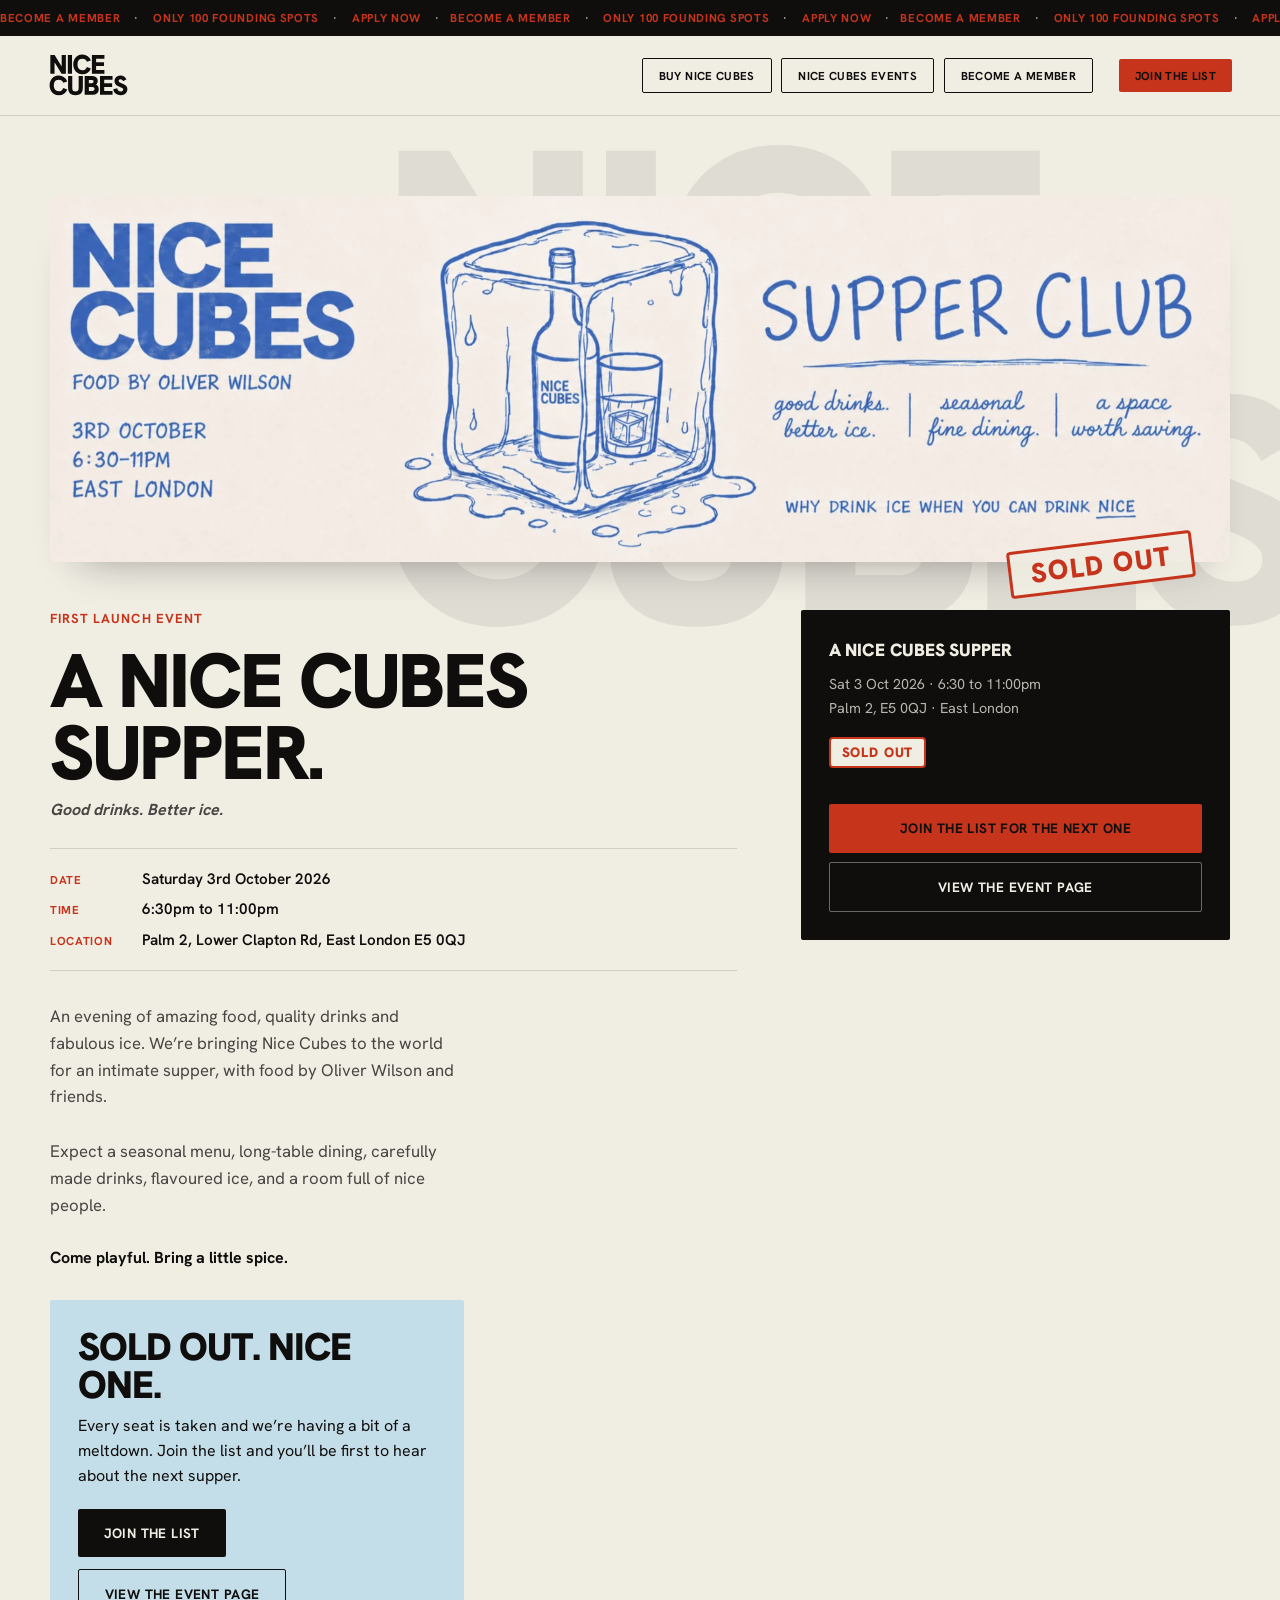
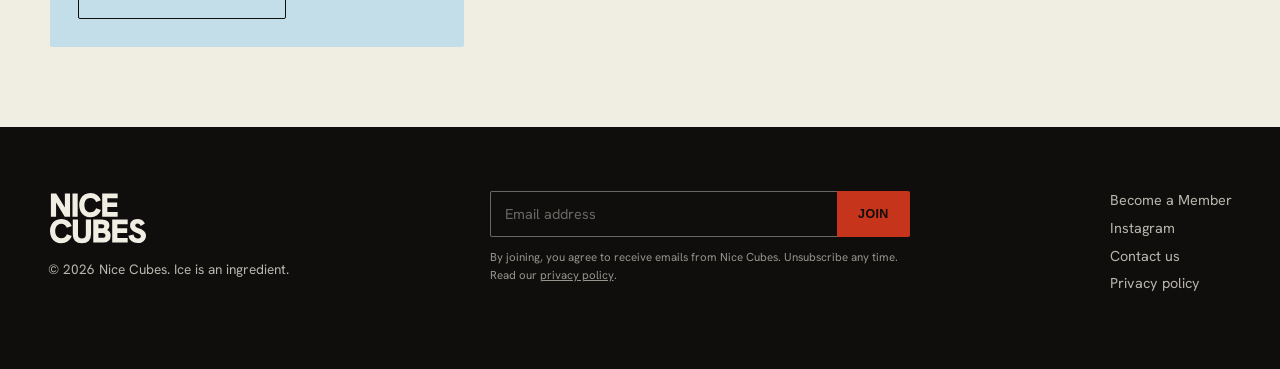
<file: events/index.html>
<!doctype html>
<html lang="en">
<head>
<meta charset="UTF-8">
<meta name="viewport" content="width=device-width, initial-scale=1">
<!-- meta:start -->
<title>A Nice Cubes Supper | 3rd October, East London</title>
<meta name="description" content="An evening of amazing food, quality drinks and fabulous ice. Food by Oliver Wilson. Saturday 3rd October 2026, 6:30pm to 11pm, Palm 2, East London.">
<link rel="canonical" href="https://drinknicecubes.com/events/">
<meta property="og:type" content="website">
<meta property="og:site_name" content="Nice Cubes">
<meta property="og:title" content="A Nice Cubes Supper | 3rd October, East London">
<meta property="og:description" content="An evening of amazing food, quality drinks and fabulous ice. Food by Oliver Wilson. Saturday 3rd October 2026, 6:30pm to 11pm, Palm 2, East London.">
<meta property="og:url" content="https://drinknicecubes.com/events/">
<meta property="og:image" content="https://drinknicecubes.com/images/og-events.jpg">
<meta property="og:image:width" content="1200">
<meta property="og:image:height" content="630">
<meta name="twitter:card" content="summary_large_image">
<!-- meta:end -->
<link rel="preload" href="/fonts/hanken-grotesk-latin.woff2" as="font" type="font/woff2" crossorigin>
<!-- Umami: cookieless analytics, no personal data collected. Restricted to the live domain so
     local testing and previews never appear in the real stats. -->
<script defer src="https://cloud.umami.is/script.js" data-website-id="16c16598-3e8c-4847-a990-3485f9583426" data-domains="drinknicecubes.com"></script>
<link rel="icon" href="/images/favicon.svg" type="image/svg+xml">
<link rel="icon" href="/images/favicon-32.png" type="image/png" sizes="32x32">
<link rel="apple-touch-icon" href="/images/apple-touch-icon.png">
<link rel="stylesheet" href="/style.css?v=43">
</head>
<body>

<svg width="0" height="0" style="position:absolute" aria-hidden="true" focusable="false"><defs><path id="nc-wordmark" d="M27 715V18H187L491 509H450V18H607V715H446L144 223H184V715ZM680 715V18H837V715ZM1224 733Q1123 733 1046 687Q969 641 926 558.5Q883 476 883 366Q883 256 926 174Q969 92 1046 46Q1123 0 1224 0Q1339 0 1422 57.5Q1505 115 1541 216L1393 269Q1373 213 1329.5 181.5Q1286 150 1224 150Q1168 150 1126.5 176Q1085 202 1062.5 250Q1040 298 1040 366Q1040 434 1062.5 482.5Q1085 531 1126.5 557Q1168 583 1224 583Q1286 583 1329.5 551.5Q1373 520 1393 464L1541 517Q1505 617 1422 675Q1339 733 1224 733ZM1578 715V18H2046V158H1735V286H2031V426H1735V575H2046V715ZM341 1517Q240 1517 163 1471Q86 1425 43 1342.5Q0 1260 0 1150Q0 1040 43 958Q86 876 163 830Q240 784 341 784Q456 784 539 841.5Q622 899 658 1000L510 1053Q490 997 446.5 965.5Q403 934 341 934Q285 934 243.5 960Q202 986 179.5 1034Q157 1082 157 1150Q157 1218 179.5 1266.5Q202 1315 243.5 1341Q285 1367 341 1367Q403 1367 446.5 1335.5Q490 1304 510 1248L658 1301Q622 1401 539 1459Q456 1517 341 1517ZM965 1517Q828 1517 758.5 1450Q689 1383 689 1247V802H846V1229Q846 1277 854.5 1309Q863 1341 889 1357Q915 1373 965 1373Q1015 1373 1040.5 1357Q1066 1341 1075 1309.5Q1084 1278 1084 1231V802H1241V1242Q1241 1381 1171.5 1449Q1102 1517 965 1517ZM1308 1499V802H1568Q1675 802 1736 849Q1797 896 1797 979Q1797 1025 1779 1061Q1761 1097 1729 1120Q1784 1144 1809.5 1186.5Q1835 1229 1835 1290Q1835 1387 1773.5 1443Q1712 1499 1605 1499ZM1465 1355H1592Q1678 1355 1678 1283Q1678 1248 1655.5 1229Q1633 1210 1592 1210H1465ZM1465 1070H1568Q1602 1070 1621 1052.5Q1640 1035 1640 1004Q1640 976 1621.5 961Q1603 946 1568 946H1465ZM1881 1499V802H2349V942H2038V1070H2334V1210H2038V1359H2349V1499ZM2651 1514Q2535 1514 2461 1454Q2387 1394 2371 1294L2524 1256Q2535 1316 2569.5 1345.5Q2604 1375 2656 1375Q2682 1375 2702.5 1367Q2723 1359 2735 1343Q2747 1327 2747 1305Q2747 1285 2735 1269.5Q2723 1254 2696 1239.5Q2669 1225 2624 1208Q2553 1180 2508 1148.5Q2463 1117 2442 1076Q2421 1035 2421 982Q2421 924 2449.5 879.5Q2478 835 2529.5 809.5Q2581 784 2649 784Q2722 784 2778.5 817.5Q2835 851 2869 919L2744 995Q2725 960 2699.5 941.5Q2674 923 2644 923Q2626 923 2611 930Q2596 937 2587 949.5Q2578 962 2578 979Q2578 996 2588.5 1011Q2599 1026 2627 1041.5Q2655 1057 2705 1076Q2772 1101 2815.5 1131Q2859 1161 2881 1200.5Q2903 1240 2903 1295Q2903 1359 2871.5 1408.5Q2840 1458 2783.5 1486Q2727 1514 2651 1514Z"/></defs></svg>
<svg class="bg-wordmark" viewBox="-60 -60 3023 1637" aria-hidden="true" focusable="false"><use href="#nc-wordmark"/></svg>

<a class="announce" href="/become-a-member/" aria-label="Become a member. Only 100 founding spots. Apply now.">
  <span class="announce__track">
<!-- announce:start -->
<span class="announce__item">Become a member <span class="announce__dot">&middot;</span> Only <span class="member-cap">100</span> founding spots <span class="announce__dot">&middot;</span> Apply now <span class="announce__dot">&middot;</span></span>
<span class="announce__item" aria-hidden="true">Become a member <span class="announce__dot">&middot;</span> Only <span class="member-cap">100</span> founding spots <span class="announce__dot">&middot;</span> Apply now <span class="announce__dot">&middot;</span></span>
<span class="announce__item" aria-hidden="true">Become a member <span class="announce__dot">&middot;</span> Only <span class="member-cap">100</span> founding spots <span class="announce__dot">&middot;</span> Apply now <span class="announce__dot">&middot;</span></span>
<span class="announce__item" aria-hidden="true">Become a member <span class="announce__dot">&middot;</span> Only <span class="member-cap">100</span> founding spots <span class="announce__dot">&middot;</span> Apply now <span class="announce__dot">&middot;</span></span>
<span class="announce__item" aria-hidden="true">Become a member <span class="announce__dot">&middot;</span> Only <span class="member-cap">100</span> founding spots <span class="announce__dot">&middot;</span> Apply now <span class="announce__dot">&middot;</span></span>
<span class="announce__item" aria-hidden="true">Become a member <span class="announce__dot">&middot;</span> Only <span class="member-cap">100</span> founding spots <span class="announce__dot">&middot;</span> Apply now <span class="announce__dot">&middot;</span></span>
<span class="announce__item" aria-hidden="true">Become a member <span class="announce__dot">&middot;</span> Only <span class="member-cap">100</span> founding spots <span class="announce__dot">&middot;</span> Apply now <span class="announce__dot">&middot;</span></span>
<span class="announce__item" aria-hidden="true">Become a member <span class="announce__dot">&middot;</span> Only <span class="member-cap">100</span> founding spots <span class="announce__dot">&middot;</span> Apply now <span class="announce__dot">&middot;</span></span>
<span class="announce__item" aria-hidden="true">Become a member <span class="announce__dot">&middot;</span> Only <span class="member-cap">100</span> founding spots <span class="announce__dot">&middot;</span> Apply now <span class="announce__dot">&middot;</span></span>
<span class="announce__item" aria-hidden="true">Become a member <span class="announce__dot">&middot;</span> Only <span class="member-cap">100</span> founding spots <span class="announce__dot">&middot;</span> Apply now <span class="announce__dot">&middot;</span></span>
<span class="announce__item" aria-hidden="true">Become a member <span class="announce__dot">&middot;</span> Only <span class="member-cap">100</span> founding spots <span class="announce__dot">&middot;</span> Apply now <span class="announce__dot">&middot;</span></span>
<span class="announce__item" aria-hidden="true">Become a member <span class="announce__dot">&middot;</span> Only <span class="member-cap">100</span> founding spots <span class="announce__dot">&middot;</span> Apply now <span class="announce__dot">&middot;</span></span>
<!-- announce:end -->
  </span>
</a>

<header class="nav" id="site-nav">
  <a class="nav__brand" href="/" aria-label="Nice Cubes home">
    <svg class="logo logo--nav" viewBox="-60 -60 3023 1637" role="img" aria-label="Nice Cubes"><use href="#nc-wordmark"/></svg>
  </a>
  <nav class="nav__links" id="nav-links" aria-label="Main">
    <a class="btn btn--outline btn--sm" href="/buy/">Buy Nice Cubes</a>
    <a class="btn btn--outline btn--sm" href="/events/">Nice Cubes Events</a>
    <a class="btn btn--outline btn--sm" href="/become-a-member/">Become a Member</a>
  </nav>
  <a class="btn btn--accent btn--sm nav__join" href="/#join">Join the list</a>
  <button class="nav__toggle" type="button" aria-expanded="false" aria-controls="nav-links" aria-label="Open menu"><span></span><span></span></button>
</header>

<main id="main">
<div id="page-home" hidden>

  <section class="hero">
    <div class="hero__text">
      <p class="eyebrow"><span class="nowrap">Pre-launch</span> &middot; Four flavours</p>
      <h1 class="display">Why drink ice<br>when you can<br>drink nice.</h1>
      <p class="lede">Nice Cubes treats ice as an ingredient, not an afterthought. Four flavours are launching together: bold heat, floral citrus, savoury herb, bright berry. Zero dilution regret.</p>
      <a class="btn btn--dark" href="/#join">Get Early Access</a>
    </div>
    <div class="hero__media">
      <img class="hero__img" src="/images/hero-lime-chilli-box.webp?v=2" alt="Nice Cubes Lime &amp; Chilli flavoured ice cubes box, with three ice cubes containing lime and chilli">
    </div>
  </section>

  <section class="waitlist" id="join">
    <h2 class="h2 h2--onblack">Be first to know</h2>
    <p class="waitlist__copy">Join the list for early access and a launch discount when our four flavours drop. No spam, just ice.</p>

    <form class="form" id="waitlist-form" novalidate>
      <div class="form__row">
        <label class="field">
          <span class="field__label">First name</span>
          <input class="field__input" type="text" name="firstName" placeholder="e.g. Alex" required autocomplete="given-name">
        </label>
        <label class="field">
          <span class="field__label">Last name</span>
          <input class="field__input" type="text" name="lastName" placeholder="e.g. Parker" required autocomplete="family-name">
        </label>
      </div>
      <label class="field field--full">
        <span class="field__label">Email address</span>
        <input class="field__input" type="email" name="email" placeholder="e.g. alex@email.com" required autocomplete="email">
      </label>
      <div class="hp" aria-hidden="true"><label>Leave this field empty<input type="text" name="nc_confirm_url" tabindex="-1" autocomplete="off"></label></div>
      <button class="btn btn--accent btn--block" type="submit">Join the Waitlist</button>
      <p class="form__consent form__consent--dark">By joining, you agree to receive emails from Nice Cubes about early access, launches and offers. Unsubscribe any time. Read our <a href="/privacy/">privacy policy</a>.</p>
      <p class="form__note" role="status" aria-live="polite"></p>

      <div class="join-followup" id="join-followup" hidden>
        <span class="join-followup__tag">Free</span>
        <p class="join-followup__title">Fancy something the list doesn&rsquo;t get?</p>
        <p class="join-followup__text">Apply for membership: reviewed, limited, and worth it. Member only suppers, new flavours before anyone else, and a vote on what we freeze next.</p>
        <a class="btn btn--dark btn--sm" href="/become-a-member/">Apply for membership</a>
      </div>
    </form>
  </section>

  <section class="ingredient">
    <img class="ingredient__img" src="/images/ingredient-ice-cube-illustration.webp?v=2" alt="Blue line drawing of a melting ice cube with a Nice Cubes bottle and a glass of ice frozen inside it" loading="lazy" decoding="async">
    <div class="ingredient__text">
      <h2 class="h2">Ice is an ingredient.</h2>
      <p class="lede">Ordinary ice does one job badly. It chills your drink on the way in and waters it down on the way out.</p>
      <p class="lede">Ours does two jobs well. Chilli and lime start releasing the moment the cube hits the glass, so the drink chills and builds flavour at the same time. Three sips in, it isn&rsquo;t quite the drink you poured.</p>
      <ol class="principles">
        <li><span class="principles__num">01</span> Chilli lime, nothing artificial</li>
        <li><span class="principles__num">02</span> Flavour from the first sip, not the last</li>
        <li><span class="principles__num">03</span> Made in small batches in London</li>
      </ol>
      <span class="lockup" role="img" aria-label="Nice Cubes wordmark, black on ice blue">
        <svg class="lockup__mark" viewBox="-60 -60 3023 1637" aria-hidden="true" focusable="false"><use href="#nc-wordmark"/></svg>
      </span>
    </div>
  </section>

  <section class="flavours">
    <h2 class="display display--sm">Four Flavours</h2>
    <p class="lede lede--center">Launching together. Each one built on two or three ingredients doing all the work.</p>

    <div class="flavour-grid">
      <div class="flavour-card">
        <img class="flavour-card__img" src="/images/flavour-lime-chilli.webp?v=2" alt="Nice Cubes Lime &amp; Chilli flavoured ice cubes box, with ice cubes containing lime and chilli" loading="lazy" decoding="async">
        <div class="flavour-card__swatches">
          <span class="flavour-dot" style="background:#C5341B;"></span>
          <span class="flavour-dot" style="background:#C8F902;"></span>
        </div>
        <div class="flavour-card__name">Chilli &amp; Lime</div>
      </div>

      <div class="flavour-card">
        <img class="flavour-card__img" src="/images/flavour-cucumber-mint.webp?v=4" alt="Nice Cubes Cucumber, Mint &amp; Elderflower flavoured ice cubes box, with ice cubes containing cucumber, mint and elderflower" loading="lazy" decoding="async">
        <div class="flavour-card__swatches">
          <span class="flavour-dot" style="background:#E9E4C9;"></span>
          <span class="flavour-dot" style="background:#7FAE86;"></span>
        </div>
        <div class="flavour-card__name">Elderflower, Mint &amp; Cucumber</div>
      </div>

      <div class="flavour-card">
        <img class="flavour-card__img" src="/images/flavour-blood-orange-rosemary.webp?v=2" alt="Nice Cubes Blood Orange &amp; Rosemary flavoured ice cubes box, with ice cubes containing blood orange and rosemary" loading="lazy" decoding="async">
        <div class="flavour-card__swatches">
          <span class="flavour-dot" style="background:#D9622B;"></span>
          <span class="flavour-dot" style="background:#4F5D3A;"></span>
        </div>
        <div class="flavour-card__name">Blood Orange &amp; Rosemary</div>
      </div>

      <div class="flavour-card">
        <img class="flavour-card__img" src="/images/flavour-raspberry-lemon-basil.webp?v=2" alt="Nice Cubes Raspberry, Lemon &amp; Basil flavoured ice cubes box, with ice cubes containing raspberry, lemon and basil" loading="lazy" decoding="async">
        <div class="flavour-card__swatches">
          <span class="flavour-dot" style="background:#C93B62;"></span>
          <span class="flavour-dot" style="background:#E9C94A;"></span>
        </div>
        <div class="flavour-card__name">Raspberry, Lemon &amp; Basil</div>
      </div>
    </div>
  </section>

  <section class="member-teaser">
    <div class="member-teaser__inner">
      <div class="member-teaser__text">
        <p class="eyebrow">Community &middot; Selective, on purpose</p>
        <h2 class="h2">Become a member.</h2>
        <p class="lede">This isn&rsquo;t the list. Membership is reviewed and limited, and it comes with what the list never gets: member only suppers, new flavours before anyone else, and a vote on what we freeze next.</p>
        <a class="btn btn--accent" href="/become-a-member/">Apply for membership</a>
      </div>
      <ul class="perks member-teaser__perks">
        <li class="perk">
          <span class="perk__num">01</span>
          <strong class="perk__title">Member suppers</strong>
          <span class="perk__text">Invites to member only suppers and tastings.</span>
        </li>
        <li class="perk">
          <span class="perk__num">02</span>
          <strong class="perk__title">First to taste</strong>
          <span class="perk__text">New flavours before anyone else.</span>
        </li>
        <li class="perk">
          <span class="perk__num">03</span>
          <strong class="perk__title">Your vote</strong>
          <span class="perk__text">A vote on what we freeze next.</span>
        </li>
        <li class="perk">
          <span class="perk__num">04</span>
          <strong class="perk__title">Plus one</strong>
          <span class="perk__text">Bring a guest to our public events.</span>
        </li>
      </ul>
    </div>
  </section>

  <section class="follow follow--simple">
    <div class="follow__head">
      <h2 class="h2">Follow along</h2>
      <a class="follow__handle" href="https://www.instagram.com/drinknicecubes/" target="_blank" rel="noopener">@drinknicecubes</a>
    </div>
    <div class="follow__grid" hidden>
      <span class="dropzone dropzone--square" data-hint="Instagram">
        <input type="file" accept="image/*" class="dropzone__input" aria-label="Upload Instagram post 1">
        <span class="dropzone__empty">
          <svg viewBox="0 0 24 24" class="dropzone__icon"><path d="M12 2.2c3.2 0 3.6 0 4.9.07 1.2.06 2 .25 2.4.42.6.24 1 .53 1.5 1a4 4 0 0 1 1 1.5c.17.4.36 1.2.42 2.4.06 1.3.07 1.7.07 4.9s0 3.6-.07 4.9c-.06 1.2-.25 2-.42 2.4a4 4 0 0 1-1 1.5 4 4 0 0 1-1.5 1c-.4.17-1.2.36-2.4.42-1.3.06-1.7.07-4.9.07s-3.6 0-4.9-.07c-1.2-.06-2-.25-2.4-.42a4 4 0 0 1-1.5-1 4 4 0 0 1-1-1.5c-.17-.4-.36-1.2-.42-2.4C2.2 15.6 2.2 15.2 2.2 12s0-3.6.07-4.9c.06-1.2.25-2 .42-2.4a4 4 0 0 1 1-1.5 4 4 0 0 1 1.5-1c.4-.17 1.2-.36 2.4-.42C8.4 2.2 8.8 2.2 12 2.2Zm0 2c-3.15 0-3.52 0-4.77.07-.97.04-1.5.2-1.85.34-.46.18-.8.4-1.15.75-.35.35-.57.68-.75 1.15-.14.35-.3.88-.34 1.85C3.07 9.48 3.07 9.85 3.07 13s0 3.52.07 4.77c.04.97.2 1.5.34 1.85.18.46.4.8.75 1.15.35.35.68.57 1.15.75.35.14.88.3 1.85.34 1.25.06 1.62.07 4.77.07s3.52 0 4.77-.07c.97-.04 1.5-.2 1.85-.34.46-.18.8-.4 1.15-.75.35-.35.57-.68.75-1.15.14-.35.3-.88.34-1.85.06-1.25.07-1.62.07-4.77s0-3.52-.07-4.77c-.04-.97-.2-1.5-.34-1.85a3 3 0 0 0-.75-1.15 3 3 0 0 0-1.15-.75c-.35-.14-.88-.3-1.85-.34C15.52 4.2 15.15 4.2 12 4.2Zm0 3.4a5.4 5.4 0 1 1 0 10.8 5.4 5.4 0 0 1 0-10.8Zm0 2a3.4 3.4 0 1 0 0 6.8 3.4 3.4 0 0 0 0-6.8Zm5.6-2.6a1.26 1.26 0 1 1-2.52 0 1.26 1.26 0 0 1 2.52 0Z"/></svg>
          <span class="dropzone__label">Instagram</span>
          <span class="dropzone__browse">or browse files</span>
        </span>
      </span>
      <span class="dropzone dropzone--square" data-hint="Instagram">
        <input type="file" accept="image/*" class="dropzone__input" aria-label="Upload Instagram post 2">
        <span class="dropzone__empty">
          <svg viewBox="0 0 24 24" class="dropzone__icon"><path d="M12 2.2c3.2 0 3.6 0 4.9.07 1.2.06 2 .25 2.4.42.6.24 1 .53 1.5 1a4 4 0 0 1 1 1.5c.17.4.36 1.2.42 2.4.06 1.3.07 1.7.07 4.9s0 3.6-.07 4.9c-.06 1.2-.25 2-.42 2.4a4 4 0 0 1-1 1.5 4 4 0 0 1-1.5 1c-.4.17-1.2.36-2.4.42-1.3.06-1.7.07-4.9.07s-3.6 0-4.9-.07c-1.2-.06-2-.25-2.4-.42a4 4 0 0 1-1.5-1 4 4 0 0 1-1-1.5c-.17-.4-.36-1.2-.42-2.4C2.2 15.6 2.2 15.2 2.2 12s0-3.6.07-4.9c.06-1.2.25-2 .42-2.4a4 4 0 0 1 1-1.5 4 4 0 0 1 1.5-1c.4-.17 1.2-.36 2.4-.42C8.4 2.2 8.8 2.2 12 2.2Zm0 2c-3.15 0-3.52 0-4.77.07-.97.04-1.5.2-1.85.34-.46.18-.8.4-1.15.75-.35.35-.57.68-.75 1.15-.14.35-.3.88-.34 1.85C3.07 9.48 3.07 9.85 3.07 13s0 3.52.07 4.77c.04.97.2 1.5.34 1.85.18.46.4.8.75 1.15.35.35.68.57 1.15.75.35.14.88.3 1.85.34 1.25.06 1.62.07 4.77.07s3.52 0 4.77-.07c.97-.04 1.5-.2 1.85-.34.46-.18.8-.4 1.15-.75.35-.35.57-.68.75-1.15.14-.35.3-.88.34-1.85.06-1.25.07-1.62.07-4.77s0-3.52-.07-4.77c-.04-.97-.2-1.5-.34-1.85a3 3 0 0 0-.75-1.15 3 3 0 0 0-1.15-.75c-.35-.14-.88-.3-1.85-.34C15.52 4.2 15.15 4.2 12 4.2Zm0 3.4a5.4 5.4 0 1 1 0 10.8 5.4 5.4 0 0 1 0-10.8Zm0 2a3.4 3.4 0 1 0 0 6.8 3.4 3.4 0 0 0 0-6.8Zm5.6-2.6a1.26 1.26 0 1 1-2.52 0 1.26 1.26 0 0 1 2.52 0Z"/></svg>
          <span class="dropzone__label">Instagram</span>
          <span class="dropzone__browse">or browse files</span>
        </span>
      </span>
      <span class="dropzone dropzone--square" data-hint="Instagram">
        <input type="file" accept="image/*" class="dropzone__input" aria-label="Upload Instagram post 3">
        <span class="dropzone__empty">
          <svg viewBox="0 0 24 24" class="dropzone__icon"><path d="M12 2.2c3.2 0 3.6 0 4.9.07 1.2.06 2 .25 2.4.42.6.24 1 .53 1.5 1a4 4 0 0 1 1 1.5c.17.4.36 1.2.42 2.4.06 1.3.07 1.7.07 4.9s0 3.6-.07 4.9c-.06 1.2-.25 2-.42 2.4a4 4 0 0 1-1 1.5 4 4 0 0 1-1.5 1c-.4.17-1.2.36-2.4.42-1.3.06-1.7.07-4.9.07s-3.6 0-4.9-.07c-1.2-.06-2-.25-2.4-.42a4 4 0 0 1-1.5-1 4 4 0 0 1-1-1.5c-.17-.4-.36-1.2-.42-2.4C2.2 15.6 2.2 15.2 2.2 12s0-3.6.07-4.9c.06-1.2.25-2 .42-2.4a4 4 0 0 1 1-1.5 4 4 0 0 1 1.5-1c.4-.17 1.2-.36 2.4-.42C8.4 2.2 8.8 2.2 12 2.2Zm0 2c-3.15 0-3.52 0-4.77.07-.97.04-1.5.2-1.85.34-.46.18-.8.4-1.15.75-.35.35-.57.68-.75 1.15-.14.35-.3.88-.34 1.85C3.07 9.48 3.07 9.85 3.07 13s0 3.52.07 4.77c.04.97.2 1.5.34 1.85.18.46.4.8.75 1.15.35.35.68.57 1.15.75.35.14.88.3 1.85.34 1.25.06 1.62.07 4.77.07s3.52 0 4.77-.07c.97-.04 1.5-.2 1.85-.34.46-.18.8-.4 1.15-.75.35-.35.57-.68.75-1.15.14-.35.3-.88.34-1.85.06-1.25.07-1.62.07-4.77s0-3.52-.07-4.77c-.04-.97-.2-1.5-.34-1.85a3 3 0 0 0-.75-1.15 3 3 0 0 0-1.15-.75c-.35-.14-.88-.3-1.85-.34C15.52 4.2 15.15 4.2 12 4.2Zm0 3.4a5.4 5.4 0 1 1 0 10.8 5.4 5.4 0 0 1 0-10.8Zm0 2a3.4 3.4 0 1 0 0 6.8 3.4 3.4 0 0 0 0-6.8Zm5.6-2.6a1.26 1.26 0 1 1-2.52 0 1.26 1.26 0 0 1 2.52 0Z"/></svg>
          <span class="dropzone__label">Instagram</span>
          <span class="dropzone__browse">or browse files</span>
        </span>
      </span>
      <span class="dropzone dropzone--square" data-hint="Instagram">
        <input type="file" accept="image/*" class="dropzone__input" aria-label="Upload Instagram post 4">
        <span class="dropzone__empty">
          <svg viewBox="0 0 24 24" class="dropzone__icon"><path d="M12 2.2c3.2 0 3.6 0 4.9.07 1.2.06 2 .25 2.4.42.6.24 1 .53 1.5 1a4 4 0 0 1 1 1.5c.17.4.36 1.2.42 2.4.06 1.3.07 1.7.07 4.9s0 3.6-.07 4.9c-.06 1.2-.25 2-.42 2.4a4 4 0 0 1-1 1.5 4 4 0 0 1-1.5 1c-.4.17-1.2.36-2.4.42-1.3.06-1.7.07-4.9.07s-3.6 0-4.9-.07c-1.2-.06-2-.25-2.4-.42a4 4 0 0 1-1.5-1 4 4 0 0 1-1-1.5c-.17-.4-.36-1.2-.42-2.4C2.2 15.6 2.2 15.2 2.2 12s0-3.6.07-4.9c.06-1.2.25-2 .42-2.4a4 4 0 0 1 1-1.5 4 4 0 0 1 1.5-1c.4-.17 1.2-.36 2.4-.42C8.4 2.2 8.8 2.2 12 2.2Zm0 2c-3.15 0-3.52 0-4.77.07-.97.04-1.5.2-1.85.34-.46.18-.8.4-1.15.75-.35.35-.57.68-.75 1.15-.14.35-.3.88-.34 1.85C3.07 9.48 3.07 9.85 3.07 13s0 3.52.07 4.77c.04.97.2 1.5.34 1.85.18.46.4.8.75 1.15.35.35.68.57 1.15.75.35.14.88.3 1.85.34 1.25.06 1.62.07 4.77.07s3.52 0 4.77-.07c.97-.04 1.5-.2 1.85-.34.46-.18.8-.4 1.15-.75.35-.35.57-.68.75-1.15.14-.35.3-.88.34-1.85.06-1.25.07-1.62.07-4.77s0-3.52-.07-4.77c-.04-.97-.2-1.5-.34-1.85a3 3 0 0 0-.75-1.15 3 3 0 0 0-1.15-.75c-.35-.14-.88-.3-1.85-.34C15.52 4.2 15.15 4.2 12 4.2Zm0 3.4a5.4 5.4 0 1 1 0 10.8 5.4 5.4 0 0 1 0-10.8Zm0 2a3.4 3.4 0 1 0 0 6.8 3.4 3.4 0 0 0 0-6.8Zm5.6-2.6a1.26 1.26 0 1 1-2.52 0 1.26 1.26 0 0 1 2.52 0Z"/></svg>
          <span class="dropzone__label">Instagram</span>
          <span class="dropzone__browse">or browse files</span>
        </span>
      </span>
    </div>
  </section>

</div>

<section class="subpage" id="page-buy" hidden>
  <p class="eyebrow eyebrow--center">Shop &middot; Coming soon</p>
  <h1 class="subpage__title">Chill out.</h1>
  <p class="subpage__copy">Your cubes are still freezing. Nice Cubes isn&rsquo;t for sale just yet, but join the waitlist and we&rsquo;ll email you the moment Chilli Lime is ready to order.</p>
  <div class="freezer" role="img" aria-label="An ice cube tray with five cubes frozen and one still setting">
    <span class="freezer__cube"></span>
    <span class="freezer__cube"></span>
    <span class="freezer__cube"></span>
    <span class="freezer__cube"></span>
    <span class="freezer__cube"></span>
    <span class="freezer__cube freezer__cube--setting"></span>
  </div>
  <p class="freezer__label">Nearly set</p>
  <div class="event__actions">
    <a class="btn btn--dark" href="/#join">Join the waitlist</a>
    <a class="btn btn--outline" href="/become-a-member/">Become a member while you wait</a>
  </div>
</section>

<!-- To flag a future event as members only, add data-members-only to the <section class="event">
     tag below (alongside data-sold-out if it applies). The badge and its styling already exist
     in style.css and need no further changes. -->
<section class="event" id="page-events" data-sold-out>
  <div class="event__inner">
    <div class="event__banner-wrap">
      <img class="event__banner" src="/images/supper-club-banner.webp" alt="Nice Cubes Supper Club poster. Food by Oliver Wilson, 3rd October, 6:30 to 11pm, East London. Good drinks, better ice. Seasonal fine dining. A space worth saving." loading="lazy" decoding="async">
      <span class="event__stamp" aria-hidden="true">Sold out</span>
    </div>

    <div class="event__layout">
      <div class="event__body">
        <p class="eyebrow">First launch event <span class="event__members-badge">Members only</span></p>
        <h1 class="display display--event">A Nice Cubes<br>Supper.</h1>
        <p class="event__tagline">Good drinks. Better ice.</p>

        <ul class="event__meta">
          <li><span class="event__meta-label">Date</span>Saturday 3rd October 2026</li>
          <li><span class="event__meta-label">Time</span>6:30pm to 11:00pm</li>
          <li><span class="event__meta-label">Location</span>Palm 2, Lower Clapton Rd, East London E5&nbsp;0QJ</li>
        </ul>

        <p class="lede">An evening of amazing food, quality drinks and fabulous ice. We&rsquo;re bringing Nice Cubes to the world for an intimate supper, with food by Oliver Wilson and friends.</p>
        <p class="lede">Expect a seasonal menu, <span class="nowrap">long-table</span> dining, carefully made drinks, flavoured ice, and a room full of nice people.</p>
        <p class="event__cue">Come playful. Bring a little spice.</p>

        <div class="event__tickets">
          <a class="btn btn--accent btn--lg" href="https://www.tickettailor.com/events/nicecubes/2355567" target="_blank" rel="noopener">Get Tickets</a>
        </div>

        <div class="event__soldout" role="status">
          <p class="event__soldout-title">Sold out. Nice one.</p>
          <p class="event__soldout-copy">Every seat is taken and we&rsquo;re having a bit of a meltdown. Join the list and you&rsquo;ll be first to hear about the next supper.</p>
          <div class="event__actions">
            <a class="btn btn--dark" href="/#join">Join the list</a>
            <a class="btn btn--outline" href="https://www.tickettailor.com/events/nicecubes/2355567" target="_blank" rel="noopener">View the event page</a>
          </div>
        </div>
      </div>

      <aside class="event__card">
        <div class="event__card-title">A Nice Cubes Supper</div>
        <div class="event__card-row">Sat 3 Oct 2026 &middot; 6:30 to 11:00pm</div>
        <div class="event__card-row">Palm 2, E5 0QJ &middot; East London</div>
        <div class="event__tickets">
          <a class="btn btn--dark btn--block" href="https://www.tickettailor.com/events/nicecubes/2355567" target="_blank" rel="noopener">Buy Tickets</a>
          <div class="event__card-note">Tickets &amp; booking handled securely by Ticket&nbsp;Tailor.</div>
        </div>
        <div class="event__card-soldout">
          <span class="event__badge">Sold out</span>
          <a class="btn btn--accent btn--block" href="/#join">Join the list for the next one</a>
          <a class="btn btn--outline-light btn--block" href="https://www.tickettailor.com/events/nicecubes/2355567" target="_blank" rel="noopener">View the event page</a>
        </div>
      </aside>
    </div>

    <!-- Empty until there is a first past event to show. Unhide once photos are added, so
         members only events can show non-members what they missed. -->
    <section class="past-events" id="past-events" hidden>
      <h2 class="h2 h2--center">Past events</h2>
      <p class="lede lede--center">What non members missed.</p>
      <div class="follow__grid">
        <span class="dropzone dropzone--square" data-hint="Photo from a past event">
          <input type="file" accept="image/*" class="dropzone__input" aria-label="Upload past event photo 1">
          <span class="dropzone__empty">
            <svg viewBox="0 0 24 24" class="dropzone__icon"><path d="M21 19V5a2 2 0 0 0-2-2H5a2 2 0 0 0-2 2v14a2 2 0 0 0 2 2h14a2 2 0 0 0 2-2ZM8.5 13.5l2.5 3.01L14.5 12l4.5 6H5l3.5-4.5Z"/></svg>
            <span class="dropzone__label">Photo from a past event</span>
            <span class="dropzone__browse">or browse files</span>
          </span>
        </span>
        <span class="dropzone dropzone--square" data-hint="Photo from a past event">
          <input type="file" accept="image/*" class="dropzone__input" aria-label="Upload past event photo 2">
          <span class="dropzone__empty">
            <svg viewBox="0 0 24 24" class="dropzone__icon"><path d="M21 19V5a2 2 0 0 0-2-2H5a2 2 0 0 0-2 2v14a2 2 0 0 0 2 2h14a2 2 0 0 0 2-2ZM8.5 13.5l2.5 3.01L14.5 12l4.5 6H5l3.5-4.5Z"/></svg>
            <span class="dropzone__label">Photo from a past event</span>
            <span class="dropzone__browse">or browse files</span>
          </span>
        </span>
        <span class="dropzone dropzone--square" data-hint="Photo from a past event">
          <input type="file" accept="image/*" class="dropzone__input" aria-label="Upload past event photo 3">
          <span class="dropzone__empty">
            <svg viewBox="0 0 24 24" class="dropzone__icon"><path d="M21 19V5a2 2 0 0 0-2-2H5a2 2 0 0 0-2 2v14a2 2 0 0 0 2 2h14a2 2 0 0 0 2-2ZM8.5 13.5l2.5 3.01L14.5 12l4.5 6H5l3.5-4.5Z"/></svg>
            <span class="dropzone__label">Photo from a past event</span>
            <span class="dropzone__browse">or browse files</span>
          </span>
        </span>
        <span class="dropzone dropzone--square" data-hint="Photo from a past event">
          <input type="file" accept="image/*" class="dropzone__input" aria-label="Upload past event photo 4">
          <span class="dropzone__empty">
            <svg viewBox="0 0 24 24" class="dropzone__icon"><path d="M21 19V5a2 2 0 0 0-2-2H5a2 2 0 0 0-2 2v14a2 2 0 0 0 2 2h14a2 2 0 0 0 2-2ZM8.5 13.5l2.5 3.01L14.5 12l4.5 6H5l3.5-4.5Z"/></svg>
            <span class="dropzone__label">Photo from a past event</span>
            <span class="dropzone__browse">or browse files</span>
          </span>
        </span>
      </div>
    </section>
  </div>
</section>

<section class="apply" id="page-apply" hidden>
  <div class="apply__inner">
    <p class="eyebrow eyebrow--center">Community &middot; Selective, on purpose</p>
    <h2 class="h2 h2--center">Become a member</h2>
    <p class="lede lede--center">This isn&rsquo;t the waitlist. Membership is reviewed and limited, and it comes with what the list never gets: member only suppers, new flavours before anyone else, a vote on what we freeze next, and a plus one to our events.</p>
    <p class="apply__notice">Founding intake: <span class="member-cap">100</span> places. We review applications every Sunday and reply to everyone.</p>

    <ul class="perks">
      <li class="perk"><span class="perk__num">01</span><strong class="perk__title">Member suppers</strong><span class="perk__text">Invites to member only suppers and tastings.</span></li>
      <li class="perk"><span class="perk__num">02</span><strong class="perk__title">First to taste</strong><span class="perk__text">New flavours before anyone else.</span></li>
      <li class="perk"><span class="perk__num">03</span><strong class="perk__title">Your vote</strong><span class="perk__text">A vote on what we freeze next.</span></li>
      <li class="perk"><span class="perk__num">04</span><strong class="perk__title">Plus one</strong><span class="perk__text">Bring a guest to our public events.</span></li>
    </ul>

    <div class="apply__grid">
      <div class="member-card-wrap">
        <p class="member-card__preview-label">This could be yours</p>
        <div class="member-card" aria-hidden="true">
          <svg class="member-card__logo" viewBox="-60 -60 3023 1637" focusable="false"><use href="#nc-wordmark"/></svg>
          <span class="member-card__tag">Preview</span>
          <div class="member-card__name" id="card-name">Your name</div>
          <div class="member-card__row">
            <span class="member-card__label">Favourite flavour</span>
            <strong class="member-card__value" id="card-flavour">Your pick</strong>
          </div>
          <div class="member-card__foot">Chilled since 2026</div>
        </div>
        <p class="member-card__hint">Fill in the form to preview it. If you&rsquo;re accepted, the real one lands in your inbox.</p>
      </div>

    <form class="form form--light" id="apply-form" novalidate>
      <div class="form__row">
        <label class="field">
          <span class="field__label">First name</span>
          <input class="field__input" type="text" name="firstName" placeholder="First name" required autocomplete="given-name">
        </label>
        <label class="field">
          <span class="field__label">Last name</span>
          <input class="field__input" type="text" name="lastName" placeholder="Last name" required autocomplete="family-name">
        </label>
      </div>
      <label class="field field--full">
        <span class="field__label">Email address</span>
        <input class="field__input" type="email" name="email" placeholder="Email address" required autocomplete="email">
      </label>
      <label class="field field--full">
        <span class="field__label">Favourite ice flavour</span>
        <select class="field__input" name="flavour" required>
          <option value="" disabled selected>Choose your favourite</option>
          <option>Chilli &amp; Lime</option>
          <option>Elderflower, Mint &amp; Cucumber</option>
          <option>Blood Orange &amp; Rosemary</option>
          <option>Raspberry, Lemon &amp; Basil</option>
        </select>
      </label>
      <label class="field field--full">
        <span class="field__label">What&rsquo;s your usual drink order?</span>
        <input class="field__input" type="text" name="drinkOrder" placeholder="e.g. Whisky, neat" autocomplete="off">
      </label>
      <label class="field field--full">
        <span class="field__label">Which London bar should we know about?</span>
        <input class="field__input" type="text" name="bar" placeholder="e.g. The place with the good playlist" autocomplete="off">
      </label>
      <label class="field field--full">
        <span class="field__label">Why should you be a member?</span>
        <input class="field__input" type="text" name="whyMember" placeholder="Go on, impress us" autocomplete="off">
      </label>
      <label class="field field--full">
        <span class="field__label">Instagram handle (optional)</span>
        <input class="field__input" type="text" name="instagram" placeholder="@yourhandle" autocomplete="off">
      </label>
      <label class="field field--full">
        <span class="field__label">Invite code (optional)</span>
        <input class="field__input" type="text" name="inviteCode" placeholder="If someone gave you one" autocomplete="off">
      </label>
      <label class="field field--checkbox field--full">
        <input class="field__checkbox" type="checkbox" name="ageConfirm" value="yes" required>
        <span class="field__checkbox-label">I&rsquo;m 18 or over</span>
      </label>
      <div class="hp" aria-hidden="true"><label>Leave this field empty<input type="text" name="nc_confirm_url" tabindex="-1" autocomplete="off"></label></div>
      <p class="form__required">Name, email, flavour and age confirmation are required. Everything else is optional, but it helps us choose.</p>
      <button class="btn btn--dark btn--block" type="submit">Apply</button>
      <p class="form__consent">By submitting, you agree to receive emails from Nice Cubes about the community, tastings and launches. Unsubscribe any time. Read our <a href="/privacy/">privacy policy</a>.</p>
      <p class="form__note" role="status" aria-live="polite"></p>
    </form>
    </div>
  </div>
</section>

<section class="legal" id="page-privacy" hidden>
  <div class="legal__inner">
    <p class="eyebrow">Legal</p>
    <h1 class="legal__title">Privacy policy</h1>
    <p class="legal__updated">Last updated: September 2026</p>
    <p>This page explains what personal information Nice Cubes collects on drinknicecubes.com, why we collect it, and what your rights are. We have kept it short and in plain English.</p>

    <h2>Who we are</h2>
    <p>Nice Cubes (&ldquo;we&rdquo;, &ldquo;us&rdquo;) makes flavoured ice cubes and runs this website. If you have any questions about your information, message us on Instagram at <a href="https://ig.me/m/drinknicecubes" target="_blank" rel="noopener">@drinknicecubes</a>.</p>

    <h2>What we collect and why</h2>
    <ul>
      <li><strong>Waitlist and newsletter signups:</strong> your first name, last name (waitlist only) and email address. We use them to send you news about early access, launches and offers, including the founding batch discount. We do this with your consent.</li>
      <li><strong>Membership applications:</strong> your name, email address, favourite flavour, and, if you choose to answer, your usual drink order, a bar recommendation, why you think you should be a member, your Instagram handle, and an invite code. We also ask you to confirm you are 18 or over, since our events involve alcohol. Applications are reviewed by the founders to decide who joins. We use your details to run the Nice Cubes community, such as member events and tastings, to get in touch about your application, and to help us decide what to make next. We do this with your consent.</li>
      <li><strong>Visiting the site:</strong> like any website, the company that hosts it (GitHub) receives your IP address and basic technical details when your browser loads a page. This is used to deliver the site and keep it secure.</li>
    </ul>
    <p>You never have to give us any of this. If you don&rsquo;t, you can still browse the whole site.</p>

    <h2>Cookies and tracking</h2>
    <p>This website doesn&rsquo;t use cookies and doesn&rsquo;t store anything on your device. We use Umami, a privacy-focused analytics tool, to see how many people visit the site, which pages they look at, and roughly where they came from (for example, Instagram or a search engine). It works without cookies, doesn&rsquo;t collect your name, email or IP address, and can&rsquo;t identify you individually or track you across other websites. This is why the site doesn&rsquo;t need a cookie banner. If that ever changes, we will update this page and ask for your permission where the law requires it.</p>

    <h2>Who we share it with</h2>
    <p>We use trusted services to run the site, and we don&rsquo;t sell your information.</p>
    <ul>
      <li><strong>Klaviyo:</strong> an email marketing service that stores your signup details and sends our emails. It may process information outside the UK, using the safeguards the law requires.</li>
      <li><strong>Umami:</strong> a privacy-focused analytics service, hosted in the EU, that helps us understand how the site is used. It does not collect personal data.</li>
      <li><strong>GitHub:</strong> hosts this website.</li>
    </ul>
    <p>Our site links to other websites, such as Ticket Tailor for event tickets and Instagram. They have their own privacy policies.</p>

    <h2>How long we keep it</h2>
    <p>We keep your details for as long as you stay subscribed or are part of the community, or until you ask us to delete them. If you unsubscribe, we stop emailing you. If you would like your details removed completely, ask us.</p>

    <h2>Your rights</h2>
    <p>You can ask us to show you the information we hold about you, correct it, delete it, restrict or object to how we use it, or give you a copy to take elsewhere. You can withdraw your consent to emails at any time using the unsubscribe link in any email we send.</p>
    <p>To use any of these rights, message us on Instagram at <a href="https://ig.me/m/drinknicecubes" target="_blank" rel="noopener">@drinknicecubes</a>. If you are unhappy with how we handle your information, you can complain to the Information Commissioner&rsquo;s Office at <a href="https://ico.org.uk" target="_blank" rel="noopener">ico.org.uk</a>.</p>

    <h2>Changes to this policy</h2>
    <p>We may update this policy from time to time. The date at the top shows when it last changed.</p>
  </div>
</section>

</main>

<footer class="footer">
  <div class="footer__brand">
    <svg class="logo logo--footer" viewBox="-60 -60 3023 1637" role="img" aria-label="Nice Cubes"><use href="#nc-wordmark"/></svg>
    <p class="footer__copy">&copy; 2026 Nice Cubes. Ice is an ingredient.</p>
  </div>
  <div class="footer__signup">
    <form class="footer__form" id="footer-form" novalidate>
      <input class="footer__input" type="email" name="email" placeholder="Email address" required autocomplete="email" aria-label="Email address">
      <button class="footer__btn" type="submit">Join</button>
      <div class="hp" aria-hidden="true"><label>Leave this field empty<input type="text" name="nc_confirm_url" tabindex="-1" autocomplete="off"></label></div>
    </form>
    <p class="footer__consent">By joining, you agree to receive emails from Nice Cubes. Unsubscribe any time. Read our <a href="/privacy/">privacy policy</a>.</p>
    <p class="footer__note" role="status" aria-live="polite"></p>
  </div>
  <nav class="footer__links" aria-label="Footer">
    <a href="/become-a-member/">Become a Member</a>
    <a href="https://www.instagram.com/drinknicecubes/" target="_blank" rel="noopener">Instagram</a>
    <a href="https://ig.me/m/drinknicecubes" target="_blank" rel="noopener">Contact us</a>
    <a href="/privacy/">Privacy policy</a>
  </nav>
</footer>

<script src="/script.js?v=22"></script>
</body>
</html>
</file>
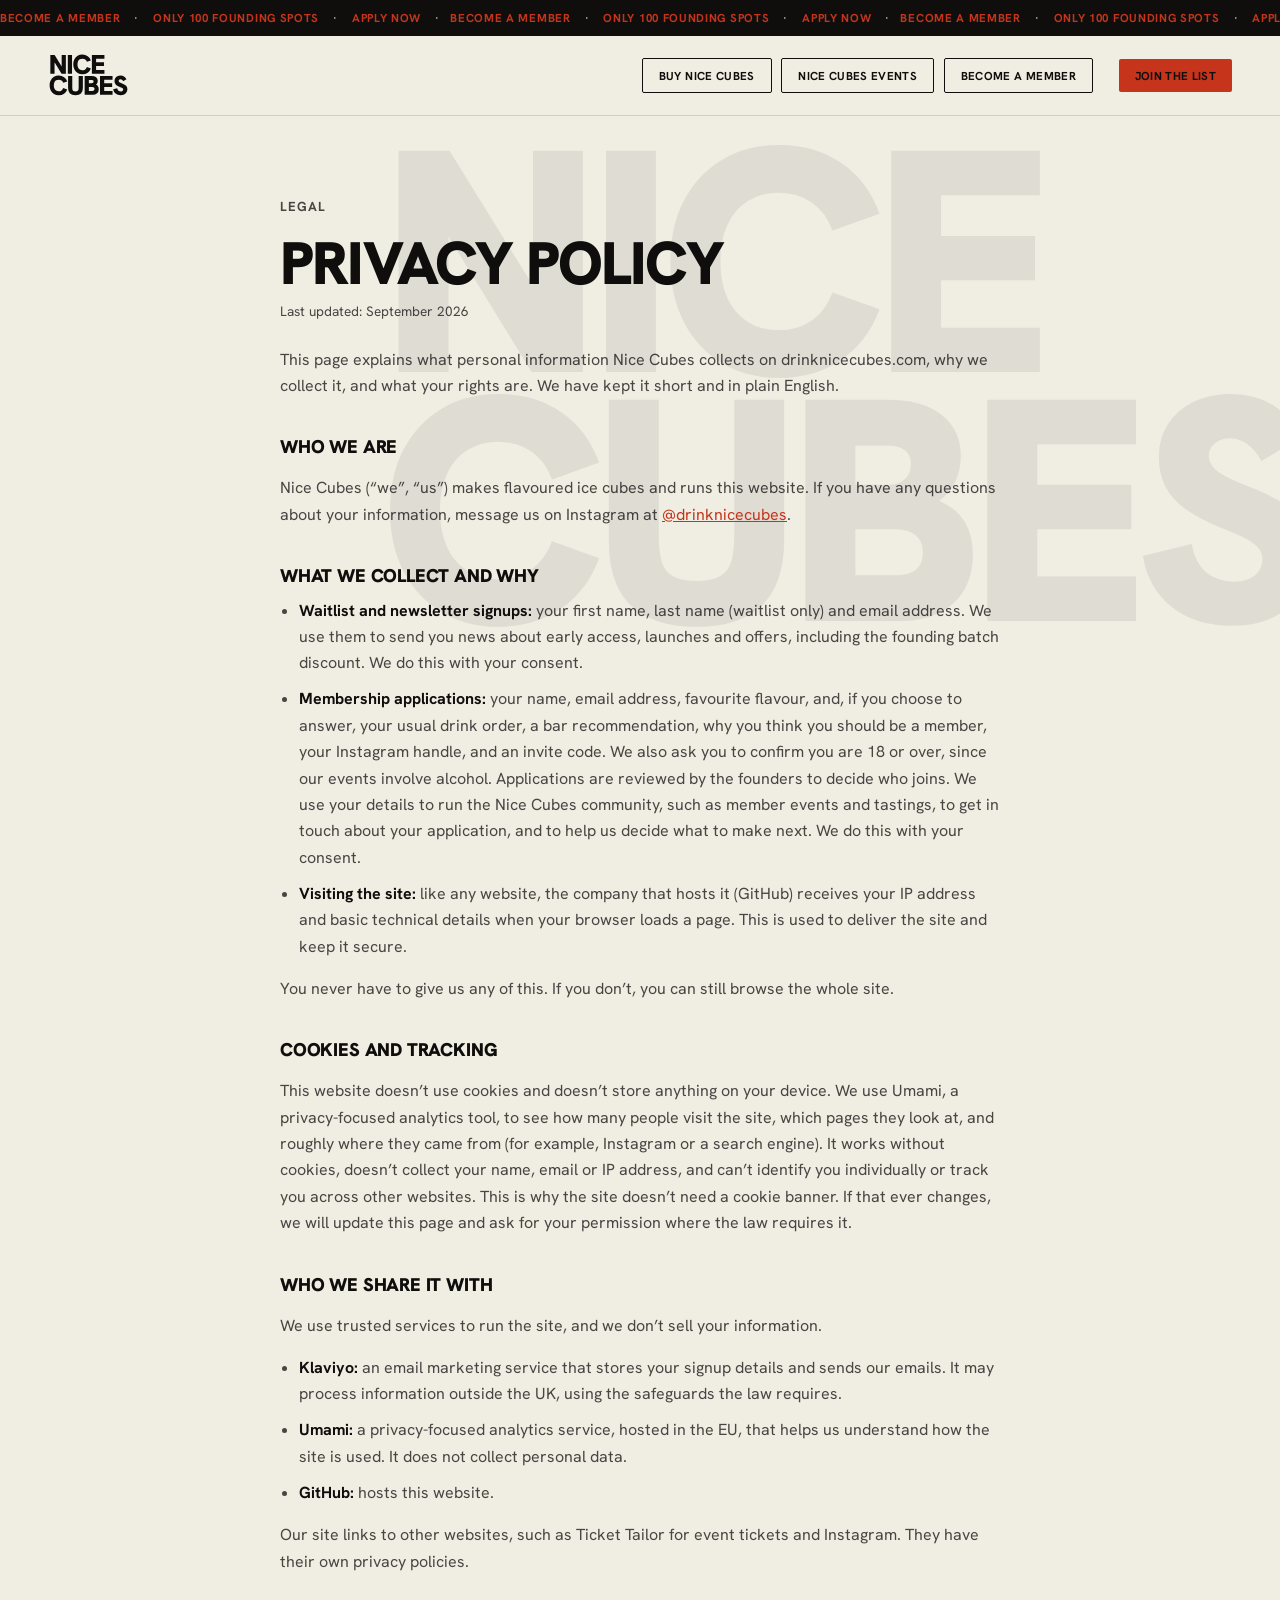
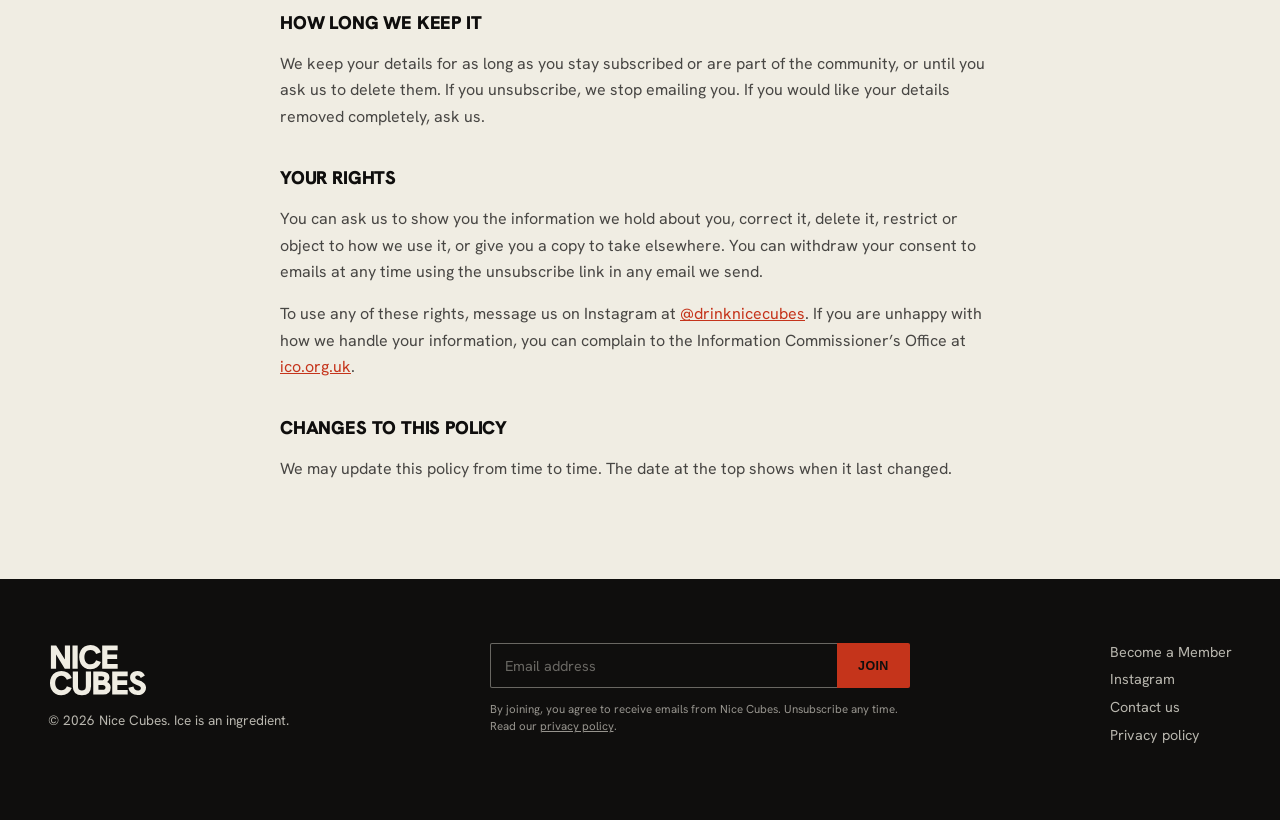
<file: privacy/index.html>
<!doctype html>
<html lang="en">
<head>
<meta charset="UTF-8">
<meta name="viewport" content="width=device-width, initial-scale=1">
<!-- meta:start -->
<title>Privacy policy | Nice Cubes</title>
<meta name="description" content="What personal information Nice Cubes collects, why, and your rights.">
<link rel="canonical" href="https://drinknicecubes.com/privacy/">
<meta property="og:type" content="website">
<meta property="og:site_name" content="Nice Cubes">
<meta property="og:title" content="Privacy policy | Nice Cubes">
<meta property="og:description" content="What personal information Nice Cubes collects, why, and your rights.">
<meta property="og:url" content="https://drinknicecubes.com/privacy/">
<meta property="og:image" content="https://drinknicecubes.com/images/og-home.jpg">
<meta property="og:image:width" content="1200">
<meta property="og:image:height" content="630">
<meta name="twitter:card" content="summary_large_image">
<!-- meta:end -->
<link rel="preload" href="/fonts/hanken-grotesk-latin.woff2" as="font" type="font/woff2" crossorigin>
<!-- Umami: cookieless analytics, no personal data collected. Restricted to the live domain so
     local testing and previews never appear in the real stats. -->
<script defer src="https://cloud.umami.is/script.js" data-website-id="16c16598-3e8c-4847-a990-3485f9583426" data-domains="drinknicecubes.com"></script>
<link rel="icon" href="/images/favicon.svg" type="image/svg+xml">
<link rel="icon" href="/images/favicon-32.png" type="image/png" sizes="32x32">
<link rel="apple-touch-icon" href="/images/apple-touch-icon.png">
<link rel="stylesheet" href="/style.css?v=43">
</head>
<body>

<svg width="0" height="0" style="position:absolute" aria-hidden="true" focusable="false"><defs><path id="nc-wordmark" d="M27 715V18H187L491 509H450V18H607V715H446L144 223H184V715ZM680 715V18H837V715ZM1224 733Q1123 733 1046 687Q969 641 926 558.5Q883 476 883 366Q883 256 926 174Q969 92 1046 46Q1123 0 1224 0Q1339 0 1422 57.5Q1505 115 1541 216L1393 269Q1373 213 1329.5 181.5Q1286 150 1224 150Q1168 150 1126.5 176Q1085 202 1062.5 250Q1040 298 1040 366Q1040 434 1062.5 482.5Q1085 531 1126.5 557Q1168 583 1224 583Q1286 583 1329.5 551.5Q1373 520 1393 464L1541 517Q1505 617 1422 675Q1339 733 1224 733ZM1578 715V18H2046V158H1735V286H2031V426H1735V575H2046V715ZM341 1517Q240 1517 163 1471Q86 1425 43 1342.5Q0 1260 0 1150Q0 1040 43 958Q86 876 163 830Q240 784 341 784Q456 784 539 841.5Q622 899 658 1000L510 1053Q490 997 446.5 965.5Q403 934 341 934Q285 934 243.5 960Q202 986 179.5 1034Q157 1082 157 1150Q157 1218 179.5 1266.5Q202 1315 243.5 1341Q285 1367 341 1367Q403 1367 446.5 1335.5Q490 1304 510 1248L658 1301Q622 1401 539 1459Q456 1517 341 1517ZM965 1517Q828 1517 758.5 1450Q689 1383 689 1247V802H846V1229Q846 1277 854.5 1309Q863 1341 889 1357Q915 1373 965 1373Q1015 1373 1040.5 1357Q1066 1341 1075 1309.5Q1084 1278 1084 1231V802H1241V1242Q1241 1381 1171.5 1449Q1102 1517 965 1517ZM1308 1499V802H1568Q1675 802 1736 849Q1797 896 1797 979Q1797 1025 1779 1061Q1761 1097 1729 1120Q1784 1144 1809.5 1186.5Q1835 1229 1835 1290Q1835 1387 1773.5 1443Q1712 1499 1605 1499ZM1465 1355H1592Q1678 1355 1678 1283Q1678 1248 1655.5 1229Q1633 1210 1592 1210H1465ZM1465 1070H1568Q1602 1070 1621 1052.5Q1640 1035 1640 1004Q1640 976 1621.5 961Q1603 946 1568 946H1465ZM1881 1499V802H2349V942H2038V1070H2334V1210H2038V1359H2349V1499ZM2651 1514Q2535 1514 2461 1454Q2387 1394 2371 1294L2524 1256Q2535 1316 2569.5 1345.5Q2604 1375 2656 1375Q2682 1375 2702.5 1367Q2723 1359 2735 1343Q2747 1327 2747 1305Q2747 1285 2735 1269.5Q2723 1254 2696 1239.5Q2669 1225 2624 1208Q2553 1180 2508 1148.5Q2463 1117 2442 1076Q2421 1035 2421 982Q2421 924 2449.5 879.5Q2478 835 2529.5 809.5Q2581 784 2649 784Q2722 784 2778.5 817.5Q2835 851 2869 919L2744 995Q2725 960 2699.5 941.5Q2674 923 2644 923Q2626 923 2611 930Q2596 937 2587 949.5Q2578 962 2578 979Q2578 996 2588.5 1011Q2599 1026 2627 1041.5Q2655 1057 2705 1076Q2772 1101 2815.5 1131Q2859 1161 2881 1200.5Q2903 1240 2903 1295Q2903 1359 2871.5 1408.5Q2840 1458 2783.5 1486Q2727 1514 2651 1514Z"/></defs></svg>
<svg class="bg-wordmark" viewBox="-60 -60 3023 1637" aria-hidden="true" focusable="false"><use href="#nc-wordmark"/></svg>

<a class="announce" href="/become-a-member/" aria-label="Become a member. Only 100 founding spots. Apply now.">
  <span class="announce__track">
<!-- announce:start -->
<span class="announce__item">Become a member <span class="announce__dot">&middot;</span> Only <span class="member-cap">100</span> founding spots <span class="announce__dot">&middot;</span> Apply now <span class="announce__dot">&middot;</span></span>
<span class="announce__item" aria-hidden="true">Become a member <span class="announce__dot">&middot;</span> Only <span class="member-cap">100</span> founding spots <span class="announce__dot">&middot;</span> Apply now <span class="announce__dot">&middot;</span></span>
<span class="announce__item" aria-hidden="true">Become a member <span class="announce__dot">&middot;</span> Only <span class="member-cap">100</span> founding spots <span class="announce__dot">&middot;</span> Apply now <span class="announce__dot">&middot;</span></span>
<span class="announce__item" aria-hidden="true">Become a member <span class="announce__dot">&middot;</span> Only <span class="member-cap">100</span> founding spots <span class="announce__dot">&middot;</span> Apply now <span class="announce__dot">&middot;</span></span>
<span class="announce__item" aria-hidden="true">Become a member <span class="announce__dot">&middot;</span> Only <span class="member-cap">100</span> founding spots <span class="announce__dot">&middot;</span> Apply now <span class="announce__dot">&middot;</span></span>
<span class="announce__item" aria-hidden="true">Become a member <span class="announce__dot">&middot;</span> Only <span class="member-cap">100</span> founding spots <span class="announce__dot">&middot;</span> Apply now <span class="announce__dot">&middot;</span></span>
<span class="announce__item" aria-hidden="true">Become a member <span class="announce__dot">&middot;</span> Only <span class="member-cap">100</span> founding spots <span class="announce__dot">&middot;</span> Apply now <span class="announce__dot">&middot;</span></span>
<span class="announce__item" aria-hidden="true">Become a member <span class="announce__dot">&middot;</span> Only <span class="member-cap">100</span> founding spots <span class="announce__dot">&middot;</span> Apply now <span class="announce__dot">&middot;</span></span>
<span class="announce__item" aria-hidden="true">Become a member <span class="announce__dot">&middot;</span> Only <span class="member-cap">100</span> founding spots <span class="announce__dot">&middot;</span> Apply now <span class="announce__dot">&middot;</span></span>
<span class="announce__item" aria-hidden="true">Become a member <span class="announce__dot">&middot;</span> Only <span class="member-cap">100</span> founding spots <span class="announce__dot">&middot;</span> Apply now <span class="announce__dot">&middot;</span></span>
<span class="announce__item" aria-hidden="true">Become a member <span class="announce__dot">&middot;</span> Only <span class="member-cap">100</span> founding spots <span class="announce__dot">&middot;</span> Apply now <span class="announce__dot">&middot;</span></span>
<span class="announce__item" aria-hidden="true">Become a member <span class="announce__dot">&middot;</span> Only <span class="member-cap">100</span> founding spots <span class="announce__dot">&middot;</span> Apply now <span class="announce__dot">&middot;</span></span>
<!-- announce:end -->
  </span>
</a>

<header class="nav" id="site-nav">
  <a class="nav__brand" href="/" aria-label="Nice Cubes home">
    <svg class="logo logo--nav" viewBox="-60 -60 3023 1637" role="img" aria-label="Nice Cubes"><use href="#nc-wordmark"/></svg>
  </a>
  <nav class="nav__links" id="nav-links" aria-label="Main">
    <a class="btn btn--outline btn--sm" href="/buy/">Buy Nice Cubes</a>
    <a class="btn btn--outline btn--sm" href="/events/">Nice Cubes Events</a>
    <a class="btn btn--outline btn--sm" href="/become-a-member/">Become a Member</a>
  </nav>
  <a class="btn btn--accent btn--sm nav__join" href="/#join">Join the list</a>
  <button class="nav__toggle" type="button" aria-expanded="false" aria-controls="nav-links" aria-label="Open menu"><span></span><span></span></button>
</header>

<main id="main">
<div id="page-home" hidden>

  <section class="hero">
    <div class="hero__text">
      <p class="eyebrow"><span class="nowrap">Pre-launch</span> &middot; Four flavours</p>
      <h1 class="display">Why drink ice<br>when you can<br>drink nice.</h1>
      <p class="lede">Nice Cubes treats ice as an ingredient, not an afterthought. Four flavours are launching together: bold heat, floral citrus, savoury herb, bright berry. Zero dilution regret.</p>
      <a class="btn btn--dark" href="/#join">Get Early Access</a>
    </div>
    <div class="hero__media">
      <img class="hero__img" src="/images/hero-lime-chilli-box.webp?v=2" alt="Nice Cubes Lime &amp; Chilli flavoured ice cubes box, with three ice cubes containing lime and chilli">
    </div>
  </section>

  <section class="waitlist" id="join">
    <h2 class="h2 h2--onblack">Be first to know</h2>
    <p class="waitlist__copy">Join the list for early access and a launch discount when our four flavours drop. No spam, just ice.</p>

    <form class="form" id="waitlist-form" novalidate>
      <div class="form__row">
        <label class="field">
          <span class="field__label">First name</span>
          <input class="field__input" type="text" name="firstName" placeholder="e.g. Alex" required autocomplete="given-name">
        </label>
        <label class="field">
          <span class="field__label">Last name</span>
          <input class="field__input" type="text" name="lastName" placeholder="e.g. Parker" required autocomplete="family-name">
        </label>
      </div>
      <label class="field field--full">
        <span class="field__label">Email address</span>
        <input class="field__input" type="email" name="email" placeholder="e.g. alex@email.com" required autocomplete="email">
      </label>
      <div class="hp" aria-hidden="true"><label>Leave this field empty<input type="text" name="nc_confirm_url" tabindex="-1" autocomplete="off"></label></div>
      <button class="btn btn--accent btn--block" type="submit">Join the Waitlist</button>
      <p class="form__consent form__consent--dark">By joining, you agree to receive emails from Nice Cubes about early access, launches and offers. Unsubscribe any time. Read our <a href="/privacy/">privacy policy</a>.</p>
      <p class="form__note" role="status" aria-live="polite"></p>

      <div class="join-followup" id="join-followup" hidden>
        <span class="join-followup__tag">Free</span>
        <p class="join-followup__title">Fancy something the list doesn&rsquo;t get?</p>
        <p class="join-followup__text">Apply for membership: reviewed, limited, and worth it. Member only suppers, new flavours before anyone else, and a vote on what we freeze next.</p>
        <a class="btn btn--dark btn--sm" href="/become-a-member/">Apply for membership</a>
      </div>
    </form>
  </section>

  <section class="ingredient">
    <img class="ingredient__img" src="/images/ingredient-ice-cube-illustration.webp?v=2" alt="Blue line drawing of a melting ice cube with a Nice Cubes bottle and a glass of ice frozen inside it" loading="lazy" decoding="async">
    <div class="ingredient__text">
      <h2 class="h2">Ice is an ingredient.</h2>
      <p class="lede">Ordinary ice does one job badly. It chills your drink on the way in and waters it down on the way out.</p>
      <p class="lede">Ours does two jobs well. Chilli and lime start releasing the moment the cube hits the glass, so the drink chills and builds flavour at the same time. Three sips in, it isn&rsquo;t quite the drink you poured.</p>
      <ol class="principles">
        <li><span class="principles__num">01</span> Chilli lime, nothing artificial</li>
        <li><span class="principles__num">02</span> Flavour from the first sip, not the last</li>
        <li><span class="principles__num">03</span> Made in small batches in London</li>
      </ol>
      <span class="lockup" role="img" aria-label="Nice Cubes wordmark, black on ice blue">
        <svg class="lockup__mark" viewBox="-60 -60 3023 1637" aria-hidden="true" focusable="false"><use href="#nc-wordmark"/></svg>
      </span>
    </div>
  </section>

  <section class="flavours">
    <h2 class="display display--sm">Four Flavours</h2>
    <p class="lede lede--center">Launching together. Each one built on two or three ingredients doing all the work.</p>

    <div class="flavour-grid">
      <div class="flavour-card">
        <img class="flavour-card__img" src="/images/flavour-lime-chilli.webp?v=2" alt="Nice Cubes Lime &amp; Chilli flavoured ice cubes box, with ice cubes containing lime and chilli" loading="lazy" decoding="async">
        <div class="flavour-card__swatches">
          <span class="flavour-dot" style="background:#C5341B;"></span>
          <span class="flavour-dot" style="background:#C8F902;"></span>
        </div>
        <div class="flavour-card__name">Chilli &amp; Lime</div>
      </div>

      <div class="flavour-card">
        <img class="flavour-card__img" src="/images/flavour-cucumber-mint.webp?v=4" alt="Nice Cubes Cucumber, Mint &amp; Elderflower flavoured ice cubes box, with ice cubes containing cucumber, mint and elderflower" loading="lazy" decoding="async">
        <div class="flavour-card__swatches">
          <span class="flavour-dot" style="background:#E9E4C9;"></span>
          <span class="flavour-dot" style="background:#7FAE86;"></span>
        </div>
        <div class="flavour-card__name">Elderflower, Mint &amp; Cucumber</div>
      </div>

      <div class="flavour-card">
        <img class="flavour-card__img" src="/images/flavour-blood-orange-rosemary.webp?v=2" alt="Nice Cubes Blood Orange &amp; Rosemary flavoured ice cubes box, with ice cubes containing blood orange and rosemary" loading="lazy" decoding="async">
        <div class="flavour-card__swatches">
          <span class="flavour-dot" style="background:#D9622B;"></span>
          <span class="flavour-dot" style="background:#4F5D3A;"></span>
        </div>
        <div class="flavour-card__name">Blood Orange &amp; Rosemary</div>
      </div>

      <div class="flavour-card">
        <img class="flavour-card__img" src="/images/flavour-raspberry-lemon-basil.webp?v=2" alt="Nice Cubes Raspberry, Lemon &amp; Basil flavoured ice cubes box, with ice cubes containing raspberry, lemon and basil" loading="lazy" decoding="async">
        <div class="flavour-card__swatches">
          <span class="flavour-dot" style="background:#C93B62;"></span>
          <span class="flavour-dot" style="background:#E9C94A;"></span>
        </div>
        <div class="flavour-card__name">Raspberry, Lemon &amp; Basil</div>
      </div>
    </div>
  </section>

  <section class="member-teaser">
    <div class="member-teaser__inner">
      <div class="member-teaser__text">
        <p class="eyebrow">Community &middot; Selective, on purpose</p>
        <h2 class="h2">Become a member.</h2>
        <p class="lede">This isn&rsquo;t the list. Membership is reviewed and limited, and it comes with what the list never gets: member only suppers, new flavours before anyone else, and a vote on what we freeze next.</p>
        <a class="btn btn--accent" href="/become-a-member/">Apply for membership</a>
      </div>
      <ul class="perks member-teaser__perks">
        <li class="perk">
          <span class="perk__num">01</span>
          <strong class="perk__title">Member suppers</strong>
          <span class="perk__text">Invites to member only suppers and tastings.</span>
        </li>
        <li class="perk">
          <span class="perk__num">02</span>
          <strong class="perk__title">First to taste</strong>
          <span class="perk__text">New flavours before anyone else.</span>
        </li>
        <li class="perk">
          <span class="perk__num">03</span>
          <strong class="perk__title">Your vote</strong>
          <span class="perk__text">A vote on what we freeze next.</span>
        </li>
        <li class="perk">
          <span class="perk__num">04</span>
          <strong class="perk__title">Plus one</strong>
          <span class="perk__text">Bring a guest to our public events.</span>
        </li>
      </ul>
    </div>
  </section>

  <section class="follow follow--simple">
    <div class="follow__head">
      <h2 class="h2">Follow along</h2>
      <a class="follow__handle" href="https://www.instagram.com/drinknicecubes/" target="_blank" rel="noopener">@drinknicecubes</a>
    </div>
    <div class="follow__grid" hidden>
      <span class="dropzone dropzone--square" data-hint="Instagram">
        <input type="file" accept="image/*" class="dropzone__input" aria-label="Upload Instagram post 1">
        <span class="dropzone__empty">
          <svg viewBox="0 0 24 24" class="dropzone__icon"><path d="M12 2.2c3.2 0 3.6 0 4.9.07 1.2.06 2 .25 2.4.42.6.24 1 .53 1.5 1a4 4 0 0 1 1 1.5c.17.4.36 1.2.42 2.4.06 1.3.07 1.7.07 4.9s0 3.6-.07 4.9c-.06 1.2-.25 2-.42 2.4a4 4 0 0 1-1 1.5 4 4 0 0 1-1.5 1c-.4.17-1.2.36-2.4.42-1.3.06-1.7.07-4.9.07s-3.6 0-4.9-.07c-1.2-.06-2-.25-2.4-.42a4 4 0 0 1-1.5-1 4 4 0 0 1-1-1.5c-.17-.4-.36-1.2-.42-2.4C2.2 15.6 2.2 15.2 2.2 12s0-3.6.07-4.9c.06-1.2.25-2 .42-2.4a4 4 0 0 1 1-1.5 4 4 0 0 1 1.5-1c.4-.17 1.2-.36 2.4-.42C8.4 2.2 8.8 2.2 12 2.2Zm0 2c-3.15 0-3.52 0-4.77.07-.97.04-1.5.2-1.85.34-.46.18-.8.4-1.15.75-.35.35-.57.68-.75 1.15-.14.35-.3.88-.34 1.85C3.07 9.48 3.07 9.85 3.07 13s0 3.52.07 4.77c.04.97.2 1.5.34 1.85.18.46.4.8.75 1.15.35.35.68.57 1.15.75.35.14.88.3 1.85.34 1.25.06 1.62.07 4.77.07s3.52 0 4.77-.07c.97-.04 1.5-.2 1.85-.34.46-.18.8-.4 1.15-.75.35-.35.57-.68.75-1.15.14-.35.3-.88.34-1.85.06-1.25.07-1.62.07-4.77s0-3.52-.07-4.77c-.04-.97-.2-1.5-.34-1.85a3 3 0 0 0-.75-1.15 3 3 0 0 0-1.15-.75c-.35-.14-.88-.3-1.85-.34C15.52 4.2 15.15 4.2 12 4.2Zm0 3.4a5.4 5.4 0 1 1 0 10.8 5.4 5.4 0 0 1 0-10.8Zm0 2a3.4 3.4 0 1 0 0 6.8 3.4 3.4 0 0 0 0-6.8Zm5.6-2.6a1.26 1.26 0 1 1-2.52 0 1.26 1.26 0 0 1 2.52 0Z"/></svg>
          <span class="dropzone__label">Instagram</span>
          <span class="dropzone__browse">or browse files</span>
        </span>
      </span>
      <span class="dropzone dropzone--square" data-hint="Instagram">
        <input type="file" accept="image/*" class="dropzone__input" aria-label="Upload Instagram post 2">
        <span class="dropzone__empty">
          <svg viewBox="0 0 24 24" class="dropzone__icon"><path d="M12 2.2c3.2 0 3.6 0 4.9.07 1.2.06 2 .25 2.4.42.6.24 1 .53 1.5 1a4 4 0 0 1 1 1.5c.17.4.36 1.2.42 2.4.06 1.3.07 1.7.07 4.9s0 3.6-.07 4.9c-.06 1.2-.25 2-.42 2.4a4 4 0 0 1-1 1.5 4 4 0 0 1-1.5 1c-.4.17-1.2.36-2.4.42-1.3.06-1.7.07-4.9.07s-3.6 0-4.9-.07c-1.2-.06-2-.25-2.4-.42a4 4 0 0 1-1.5-1 4 4 0 0 1-1-1.5c-.17-.4-.36-1.2-.42-2.4C2.2 15.6 2.2 15.2 2.2 12s0-3.6.07-4.9c.06-1.2.25-2 .42-2.4a4 4 0 0 1 1-1.5 4 4 0 0 1 1.5-1c.4-.17 1.2-.36 2.4-.42C8.4 2.2 8.8 2.2 12 2.2Zm0 2c-3.15 0-3.52 0-4.77.07-.97.04-1.5.2-1.85.34-.46.18-.8.4-1.15.75-.35.35-.57.68-.75 1.15-.14.35-.3.88-.34 1.85C3.07 9.48 3.07 9.85 3.07 13s0 3.52.07 4.77c.04.97.2 1.5.34 1.85.18.46.4.8.75 1.15.35.35.68.57 1.15.75.35.14.88.3 1.85.34 1.25.06 1.62.07 4.77.07s3.52 0 4.77-.07c.97-.04 1.5-.2 1.85-.34.46-.18.8-.4 1.15-.75.35-.35.57-.68.75-1.15.14-.35.3-.88.34-1.85.06-1.25.07-1.62.07-4.77s0-3.52-.07-4.77c-.04-.97-.2-1.5-.34-1.85a3 3 0 0 0-.75-1.15 3 3 0 0 0-1.15-.75c-.35-.14-.88-.3-1.85-.34C15.52 4.2 15.15 4.2 12 4.2Zm0 3.4a5.4 5.4 0 1 1 0 10.8 5.4 5.4 0 0 1 0-10.8Zm0 2a3.4 3.4 0 1 0 0 6.8 3.4 3.4 0 0 0 0-6.8Zm5.6-2.6a1.26 1.26 0 1 1-2.52 0 1.26 1.26 0 0 1 2.52 0Z"/></svg>
          <span class="dropzone__label">Instagram</span>
          <span class="dropzone__browse">or browse files</span>
        </span>
      </span>
      <span class="dropzone dropzone--square" data-hint="Instagram">
        <input type="file" accept="image/*" class="dropzone__input" aria-label="Upload Instagram post 3">
        <span class="dropzone__empty">
          <svg viewBox="0 0 24 24" class="dropzone__icon"><path d="M12 2.2c3.2 0 3.6 0 4.9.07 1.2.06 2 .25 2.4.42.6.24 1 .53 1.5 1a4 4 0 0 1 1 1.5c.17.4.36 1.2.42 2.4.06 1.3.07 1.7.07 4.9s0 3.6-.07 4.9c-.06 1.2-.25 2-.42 2.4a4 4 0 0 1-1 1.5 4 4 0 0 1-1.5 1c-.4.17-1.2.36-2.4.42-1.3.06-1.7.07-4.9.07s-3.6 0-4.9-.07c-1.2-.06-2-.25-2.4-.42a4 4 0 0 1-1.5-1 4 4 0 0 1-1-1.5c-.17-.4-.36-1.2-.42-2.4C2.2 15.6 2.2 15.2 2.2 12s0-3.6.07-4.9c.06-1.2.25-2 .42-2.4a4 4 0 0 1 1-1.5 4 4 0 0 1 1.5-1c.4-.17 1.2-.36 2.4-.42C8.4 2.2 8.8 2.2 12 2.2Zm0 2c-3.15 0-3.52 0-4.77.07-.97.04-1.5.2-1.85.34-.46.18-.8.4-1.15.75-.35.35-.57.68-.75 1.15-.14.35-.3.88-.34 1.85C3.07 9.48 3.07 9.85 3.07 13s0 3.52.07 4.77c.04.97.2 1.5.34 1.85.18.46.4.8.75 1.15.35.35.68.57 1.15.75.35.14.88.3 1.85.34 1.25.06 1.62.07 4.77.07s3.52 0 4.77-.07c.97-.04 1.5-.2 1.85-.34.46-.18.8-.4 1.15-.75.35-.35.57-.68.75-1.15.14-.35.3-.88.34-1.85.06-1.25.07-1.62.07-4.77s0-3.52-.07-4.77c-.04-.97-.2-1.5-.34-1.85a3 3 0 0 0-.75-1.15 3 3 0 0 0-1.15-.75c-.35-.14-.88-.3-1.85-.34C15.52 4.2 15.15 4.2 12 4.2Zm0 3.4a5.4 5.4 0 1 1 0 10.8 5.4 5.4 0 0 1 0-10.8Zm0 2a3.4 3.4 0 1 0 0 6.8 3.4 3.4 0 0 0 0-6.8Zm5.6-2.6a1.26 1.26 0 1 1-2.52 0 1.26 1.26 0 0 1 2.52 0Z"/></svg>
          <span class="dropzone__label">Instagram</span>
          <span class="dropzone__browse">or browse files</span>
        </span>
      </span>
      <span class="dropzone dropzone--square" data-hint="Instagram">
        <input type="file" accept="image/*" class="dropzone__input" aria-label="Upload Instagram post 4">
        <span class="dropzone__empty">
          <svg viewBox="0 0 24 24" class="dropzone__icon"><path d="M12 2.2c3.2 0 3.6 0 4.9.07 1.2.06 2 .25 2.4.42.6.24 1 .53 1.5 1a4 4 0 0 1 1 1.5c.17.4.36 1.2.42 2.4.06 1.3.07 1.7.07 4.9s0 3.6-.07 4.9c-.06 1.2-.25 2-.42 2.4a4 4 0 0 1-1 1.5 4 4 0 0 1-1.5 1c-.4.17-1.2.36-2.4.42-1.3.06-1.7.07-4.9.07s-3.6 0-4.9-.07c-1.2-.06-2-.25-2.4-.42a4 4 0 0 1-1.5-1 4 4 0 0 1-1-1.5c-.17-.4-.36-1.2-.42-2.4C2.2 15.6 2.2 15.2 2.2 12s0-3.6.07-4.9c.06-1.2.25-2 .42-2.4a4 4 0 0 1 1-1.5 4 4 0 0 1 1.5-1c.4-.17 1.2-.36 2.4-.42C8.4 2.2 8.8 2.2 12 2.2Zm0 2c-3.15 0-3.52 0-4.77.07-.97.04-1.5.2-1.85.34-.46.18-.8.4-1.15.75-.35.35-.57.68-.75 1.15-.14.35-.3.88-.34 1.85C3.07 9.48 3.07 9.85 3.07 13s0 3.52.07 4.77c.04.97.2 1.5.34 1.85.18.46.4.8.75 1.15.35.35.68.57 1.15.75.35.14.88.3 1.85.34 1.25.06 1.62.07 4.77.07s3.52 0 4.77-.07c.97-.04 1.5-.2 1.85-.34.46-.18.8-.4 1.15-.75.35-.35.57-.68.75-1.15.14-.35.3-.88.34-1.85.06-1.25.07-1.62.07-4.77s0-3.52-.07-4.77c-.04-.97-.2-1.5-.34-1.85a3 3 0 0 0-.75-1.15 3 3 0 0 0-1.15-.75c-.35-.14-.88-.3-1.85-.34C15.52 4.2 15.15 4.2 12 4.2Zm0 3.4a5.4 5.4 0 1 1 0 10.8 5.4 5.4 0 0 1 0-10.8Zm0 2a3.4 3.4 0 1 0 0 6.8 3.4 3.4 0 0 0 0-6.8Zm5.6-2.6a1.26 1.26 0 1 1-2.52 0 1.26 1.26 0 0 1 2.52 0Z"/></svg>
          <span class="dropzone__label">Instagram</span>
          <span class="dropzone__browse">or browse files</span>
        </span>
      </span>
    </div>
  </section>

</div>

<section class="subpage" id="page-buy" hidden>
  <p class="eyebrow eyebrow--center">Shop &middot; Coming soon</p>
  <h1 class="subpage__title">Chill out.</h1>
  <p class="subpage__copy">Your cubes are still freezing. Nice Cubes isn&rsquo;t for sale just yet, but join the waitlist and we&rsquo;ll email you the moment Chilli Lime is ready to order.</p>
  <div class="freezer" role="img" aria-label="An ice cube tray with five cubes frozen and one still setting">
    <span class="freezer__cube"></span>
    <span class="freezer__cube"></span>
    <span class="freezer__cube"></span>
    <span class="freezer__cube"></span>
    <span class="freezer__cube"></span>
    <span class="freezer__cube freezer__cube--setting"></span>
  </div>
  <p class="freezer__label">Nearly set</p>
  <div class="event__actions">
    <a class="btn btn--dark" href="/#join">Join the waitlist</a>
    <a class="btn btn--outline" href="/become-a-member/">Become a member while you wait</a>
  </div>
</section>

<!-- To flag a future event as members only, add data-members-only to the <section class="event">
     tag below (alongside data-sold-out if it applies). The badge and its styling already exist
     in style.css and need no further changes. -->
<section class="event" id="page-events" data-sold-out hidden>
  <div class="event__inner">
    <div class="event__banner-wrap">
      <img class="event__banner" src="/images/supper-club-banner.webp" alt="Nice Cubes Supper Club poster. Food by Oliver Wilson, 3rd October, 6:30 to 11pm, East London. Good drinks, better ice. Seasonal fine dining. A space worth saving." loading="lazy" decoding="async">
      <span class="event__stamp" aria-hidden="true">Sold out</span>
    </div>

    <div class="event__layout">
      <div class="event__body">
        <p class="eyebrow">First launch event <span class="event__members-badge">Members only</span></p>
        <h1 class="display display--event">A Nice Cubes<br>Supper.</h1>
        <p class="event__tagline">Good drinks. Better ice.</p>

        <ul class="event__meta">
          <li><span class="event__meta-label">Date</span>Saturday 3rd October 2026</li>
          <li><span class="event__meta-label">Time</span>6:30pm to 11:00pm</li>
          <li><span class="event__meta-label">Location</span>Palm 2, Lower Clapton Rd, East London E5&nbsp;0QJ</li>
        </ul>

        <p class="lede">An evening of amazing food, quality drinks and fabulous ice. We&rsquo;re bringing Nice Cubes to the world for an intimate supper, with food by Oliver Wilson and friends.</p>
        <p class="lede">Expect a seasonal menu, <span class="nowrap">long-table</span> dining, carefully made drinks, flavoured ice, and a room full of nice people.</p>
        <p class="event__cue">Come playful. Bring a little spice.</p>

        <div class="event__tickets">
          <a class="btn btn--accent btn--lg" href="https://www.tickettailor.com/events/nicecubes/2355567" target="_blank" rel="noopener">Get Tickets</a>
        </div>

        <div class="event__soldout" role="status">
          <p class="event__soldout-title">Sold out. Nice one.</p>
          <p class="event__soldout-copy">Every seat is taken and we&rsquo;re having a bit of a meltdown. Join the list and you&rsquo;ll be first to hear about the next supper.</p>
          <div class="event__actions">
            <a class="btn btn--dark" href="/#join">Join the list</a>
            <a class="btn btn--outline" href="https://www.tickettailor.com/events/nicecubes/2355567" target="_blank" rel="noopener">View the event page</a>
          </div>
        </div>
      </div>

      <aside class="event__card">
        <div class="event__card-title">A Nice Cubes Supper</div>
        <div class="event__card-row">Sat 3 Oct 2026 &middot; 6:30 to 11:00pm</div>
        <div class="event__card-row">Palm 2, E5 0QJ &middot; East London</div>
        <div class="event__tickets">
          <a class="btn btn--dark btn--block" href="https://www.tickettailor.com/events/nicecubes/2355567" target="_blank" rel="noopener">Buy Tickets</a>
          <div class="event__card-note">Tickets &amp; booking handled securely by Ticket&nbsp;Tailor.</div>
        </div>
        <div class="event__card-soldout">
          <span class="event__badge">Sold out</span>
          <a class="btn btn--accent btn--block" href="/#join">Join the list for the next one</a>
          <a class="btn btn--outline-light btn--block" href="https://www.tickettailor.com/events/nicecubes/2355567" target="_blank" rel="noopener">View the event page</a>
        </div>
      </aside>
    </div>

    <!-- Empty until there is a first past event to show. Unhide once photos are added, so
         members only events can show non-members what they missed. -->
    <section class="past-events" id="past-events" hidden>
      <h2 class="h2 h2--center">Past events</h2>
      <p class="lede lede--center">What non members missed.</p>
      <div class="follow__grid">
        <span class="dropzone dropzone--square" data-hint="Photo from a past event">
          <input type="file" accept="image/*" class="dropzone__input" aria-label="Upload past event photo 1">
          <span class="dropzone__empty">
            <svg viewBox="0 0 24 24" class="dropzone__icon"><path d="M21 19V5a2 2 0 0 0-2-2H5a2 2 0 0 0-2 2v14a2 2 0 0 0 2 2h14a2 2 0 0 0 2-2ZM8.5 13.5l2.5 3.01L14.5 12l4.5 6H5l3.5-4.5Z"/></svg>
            <span class="dropzone__label">Photo from a past event</span>
            <span class="dropzone__browse">or browse files</span>
          </span>
        </span>
        <span class="dropzone dropzone--square" data-hint="Photo from a past event">
          <input type="file" accept="image/*" class="dropzone__input" aria-label="Upload past event photo 2">
          <span class="dropzone__empty">
            <svg viewBox="0 0 24 24" class="dropzone__icon"><path d="M21 19V5a2 2 0 0 0-2-2H5a2 2 0 0 0-2 2v14a2 2 0 0 0 2 2h14a2 2 0 0 0 2-2ZM8.5 13.5l2.5 3.01L14.5 12l4.5 6H5l3.5-4.5Z"/></svg>
            <span class="dropzone__label">Photo from a past event</span>
            <span class="dropzone__browse">or browse files</span>
          </span>
        </span>
        <span class="dropzone dropzone--square" data-hint="Photo from a past event">
          <input type="file" accept="image/*" class="dropzone__input" aria-label="Upload past event photo 3">
          <span class="dropzone__empty">
            <svg viewBox="0 0 24 24" class="dropzone__icon"><path d="M21 19V5a2 2 0 0 0-2-2H5a2 2 0 0 0-2 2v14a2 2 0 0 0 2 2h14a2 2 0 0 0 2-2ZM8.5 13.5l2.5 3.01L14.5 12l4.5 6H5l3.5-4.5Z"/></svg>
            <span class="dropzone__label">Photo from a past event</span>
            <span class="dropzone__browse">or browse files</span>
          </span>
        </span>
        <span class="dropzone dropzone--square" data-hint="Photo from a past event">
          <input type="file" accept="image/*" class="dropzone__input" aria-label="Upload past event photo 4">
          <span class="dropzone__empty">
            <svg viewBox="0 0 24 24" class="dropzone__icon"><path d="M21 19V5a2 2 0 0 0-2-2H5a2 2 0 0 0-2 2v14a2 2 0 0 0 2 2h14a2 2 0 0 0 2-2ZM8.5 13.5l2.5 3.01L14.5 12l4.5 6H5l3.5-4.5Z"/></svg>
            <span class="dropzone__label">Photo from a past event</span>
            <span class="dropzone__browse">or browse files</span>
          </span>
        </span>
      </div>
    </section>
  </div>
</section>

<section class="apply" id="page-apply" hidden>
  <div class="apply__inner">
    <p class="eyebrow eyebrow--center">Community &middot; Selective, on purpose</p>
    <h2 class="h2 h2--center">Become a member</h2>
    <p class="lede lede--center">This isn&rsquo;t the waitlist. Membership is reviewed and limited, and it comes with what the list never gets: member only suppers, new flavours before anyone else, a vote on what we freeze next, and a plus one to our events.</p>
    <p class="apply__notice">Founding intake: <span class="member-cap">100</span> places. We review applications every Sunday and reply to everyone.</p>

    <ul class="perks">
      <li class="perk"><span class="perk__num">01</span><strong class="perk__title">Member suppers</strong><span class="perk__text">Invites to member only suppers and tastings.</span></li>
      <li class="perk"><span class="perk__num">02</span><strong class="perk__title">First to taste</strong><span class="perk__text">New flavours before anyone else.</span></li>
      <li class="perk"><span class="perk__num">03</span><strong class="perk__title">Your vote</strong><span class="perk__text">A vote on what we freeze next.</span></li>
      <li class="perk"><span class="perk__num">04</span><strong class="perk__title">Plus one</strong><span class="perk__text">Bring a guest to our public events.</span></li>
    </ul>

    <div class="apply__grid">
      <div class="member-card-wrap">
        <p class="member-card__preview-label">This could be yours</p>
        <div class="member-card" aria-hidden="true">
          <svg class="member-card__logo" viewBox="-60 -60 3023 1637" focusable="false"><use href="#nc-wordmark"/></svg>
          <span class="member-card__tag">Preview</span>
          <div class="member-card__name" id="card-name">Your name</div>
          <div class="member-card__row">
            <span class="member-card__label">Favourite flavour</span>
            <strong class="member-card__value" id="card-flavour">Your pick</strong>
          </div>
          <div class="member-card__foot">Chilled since 2026</div>
        </div>
        <p class="member-card__hint">Fill in the form to preview it. If you&rsquo;re accepted, the real one lands in your inbox.</p>
      </div>

    <form class="form form--light" id="apply-form" novalidate>
      <div class="form__row">
        <label class="field">
          <span class="field__label">First name</span>
          <input class="field__input" type="text" name="firstName" placeholder="First name" required autocomplete="given-name">
        </label>
        <label class="field">
          <span class="field__label">Last name</span>
          <input class="field__input" type="text" name="lastName" placeholder="Last name" required autocomplete="family-name">
        </label>
      </div>
      <label class="field field--full">
        <span class="field__label">Email address</span>
        <input class="field__input" type="email" name="email" placeholder="Email address" required autocomplete="email">
      </label>
      <label class="field field--full">
        <span class="field__label">Favourite ice flavour</span>
        <select class="field__input" name="flavour" required>
          <option value="" disabled selected>Choose your favourite</option>
          <option>Chilli &amp; Lime</option>
          <option>Elderflower, Mint &amp; Cucumber</option>
          <option>Blood Orange &amp; Rosemary</option>
          <option>Raspberry, Lemon &amp; Basil</option>
        </select>
      </label>
      <label class="field field--full">
        <span class="field__label">What&rsquo;s your usual drink order?</span>
        <input class="field__input" type="text" name="drinkOrder" placeholder="e.g. Whisky, neat" autocomplete="off">
      </label>
      <label class="field field--full">
        <span class="field__label">Which London bar should we know about?</span>
        <input class="field__input" type="text" name="bar" placeholder="e.g. The place with the good playlist" autocomplete="off">
      </label>
      <label class="field field--full">
        <span class="field__label">Why should you be a member?</span>
        <input class="field__input" type="text" name="whyMember" placeholder="Go on, impress us" autocomplete="off">
      </label>
      <label class="field field--full">
        <span class="field__label">Instagram handle (optional)</span>
        <input class="field__input" type="text" name="instagram" placeholder="@yourhandle" autocomplete="off">
      </label>
      <label class="field field--full">
        <span class="field__label">Invite code (optional)</span>
        <input class="field__input" type="text" name="inviteCode" placeholder="If someone gave you one" autocomplete="off">
      </label>
      <label class="field field--checkbox field--full">
        <input class="field__checkbox" type="checkbox" name="ageConfirm" value="yes" required>
        <span class="field__checkbox-label">I&rsquo;m 18 or over</span>
      </label>
      <div class="hp" aria-hidden="true"><label>Leave this field empty<input type="text" name="nc_confirm_url" tabindex="-1" autocomplete="off"></label></div>
      <p class="form__required">Name, email, flavour and age confirmation are required. Everything else is optional, but it helps us choose.</p>
      <button class="btn btn--dark btn--block" type="submit">Apply</button>
      <p class="form__consent">By submitting, you agree to receive emails from Nice Cubes about the community, tastings and launches. Unsubscribe any time. Read our <a href="/privacy/">privacy policy</a>.</p>
      <p class="form__note" role="status" aria-live="polite"></p>
    </form>
    </div>
  </div>
</section>

<section class="legal" id="page-privacy">
  <div class="legal__inner">
    <p class="eyebrow">Legal</p>
    <h1 class="legal__title">Privacy policy</h1>
    <p class="legal__updated">Last updated: September 2026</p>
    <p>This page explains what personal information Nice Cubes collects on drinknicecubes.com, why we collect it, and what your rights are. We have kept it short and in plain English.</p>

    <h2>Who we are</h2>
    <p>Nice Cubes (&ldquo;we&rdquo;, &ldquo;us&rdquo;) makes flavoured ice cubes and runs this website. If you have any questions about your information, message us on Instagram at <a href="https://ig.me/m/drinknicecubes" target="_blank" rel="noopener">@drinknicecubes</a>.</p>

    <h2>What we collect and why</h2>
    <ul>
      <li><strong>Waitlist and newsletter signups:</strong> your first name, last name (waitlist only) and email address. We use them to send you news about early access, launches and offers, including the founding batch discount. We do this with your consent.</li>
      <li><strong>Membership applications:</strong> your name, email address, favourite flavour, and, if you choose to answer, your usual drink order, a bar recommendation, why you think you should be a member, your Instagram handle, and an invite code. We also ask you to confirm you are 18 or over, since our events involve alcohol. Applications are reviewed by the founders to decide who joins. We use your details to run the Nice Cubes community, such as member events and tastings, to get in touch about your application, and to help us decide what to make next. We do this with your consent.</li>
      <li><strong>Visiting the site:</strong> like any website, the company that hosts it (GitHub) receives your IP address and basic technical details when your browser loads a page. This is used to deliver the site and keep it secure.</li>
    </ul>
    <p>You never have to give us any of this. If you don&rsquo;t, you can still browse the whole site.</p>

    <h2>Cookies and tracking</h2>
    <p>This website doesn&rsquo;t use cookies and doesn&rsquo;t store anything on your device. We use Umami, a privacy-focused analytics tool, to see how many people visit the site, which pages they look at, and roughly where they came from (for example, Instagram or a search engine). It works without cookies, doesn&rsquo;t collect your name, email or IP address, and can&rsquo;t identify you individually or track you across other websites. This is why the site doesn&rsquo;t need a cookie banner. If that ever changes, we will update this page and ask for your permission where the law requires it.</p>

    <h2>Who we share it with</h2>
    <p>We use trusted services to run the site, and we don&rsquo;t sell your information.</p>
    <ul>
      <li><strong>Klaviyo:</strong> an email marketing service that stores your signup details and sends our emails. It may process information outside the UK, using the safeguards the law requires.</li>
      <li><strong>Umami:</strong> a privacy-focused analytics service, hosted in the EU, that helps us understand how the site is used. It does not collect personal data.</li>
      <li><strong>GitHub:</strong> hosts this website.</li>
    </ul>
    <p>Our site links to other websites, such as Ticket Tailor for event tickets and Instagram. They have their own privacy policies.</p>

    <h2>How long we keep it</h2>
    <p>We keep your details for as long as you stay subscribed or are part of the community, or until you ask us to delete them. If you unsubscribe, we stop emailing you. If you would like your details removed completely, ask us.</p>

    <h2>Your rights</h2>
    <p>You can ask us to show you the information we hold about you, correct it, delete it, restrict or object to how we use it, or give you a copy to take elsewhere. You can withdraw your consent to emails at any time using the unsubscribe link in any email we send.</p>
    <p>To use any of these rights, message us on Instagram at <a href="https://ig.me/m/drinknicecubes" target="_blank" rel="noopener">@drinknicecubes</a>. If you are unhappy with how we handle your information, you can complain to the Information Commissioner&rsquo;s Office at <a href="https://ico.org.uk" target="_blank" rel="noopener">ico.org.uk</a>.</p>

    <h2>Changes to this policy</h2>
    <p>We may update this policy from time to time. The date at the top shows when it last changed.</p>
  </div>
</section>

</main>

<footer class="footer">
  <div class="footer__brand">
    <svg class="logo logo--footer" viewBox="-60 -60 3023 1637" role="img" aria-label="Nice Cubes"><use href="#nc-wordmark"/></svg>
    <p class="footer__copy">&copy; 2026 Nice Cubes. Ice is an ingredient.</p>
  </div>
  <div class="footer__signup">
    <form class="footer__form" id="footer-form" novalidate>
      <input class="footer__input" type="email" name="email" placeholder="Email address" required autocomplete="email" aria-label="Email address">
      <button class="footer__btn" type="submit">Join</button>
      <div class="hp" aria-hidden="true"><label>Leave this field empty<input type="text" name="nc_confirm_url" tabindex="-1" autocomplete="off"></label></div>
    </form>
    <p class="footer__consent">By joining, you agree to receive emails from Nice Cubes. Unsubscribe any time. Read our <a href="/privacy/">privacy policy</a>.</p>
    <p class="footer__note" role="status" aria-live="polite"></p>
  </div>
  <nav class="footer__links" aria-label="Footer">
    <a href="/become-a-member/">Become a Member</a>
    <a href="https://www.instagram.com/drinknicecubes/" target="_blank" rel="noopener">Instagram</a>
    <a href="https://ig.me/m/drinknicecubes" target="_blank" rel="noopener">Contact us</a>
    <a href="/privacy/">Privacy policy</a>
  </nav>
</footer>

<script src="/script.js?v=22"></script>
</body>
</html>
</file>
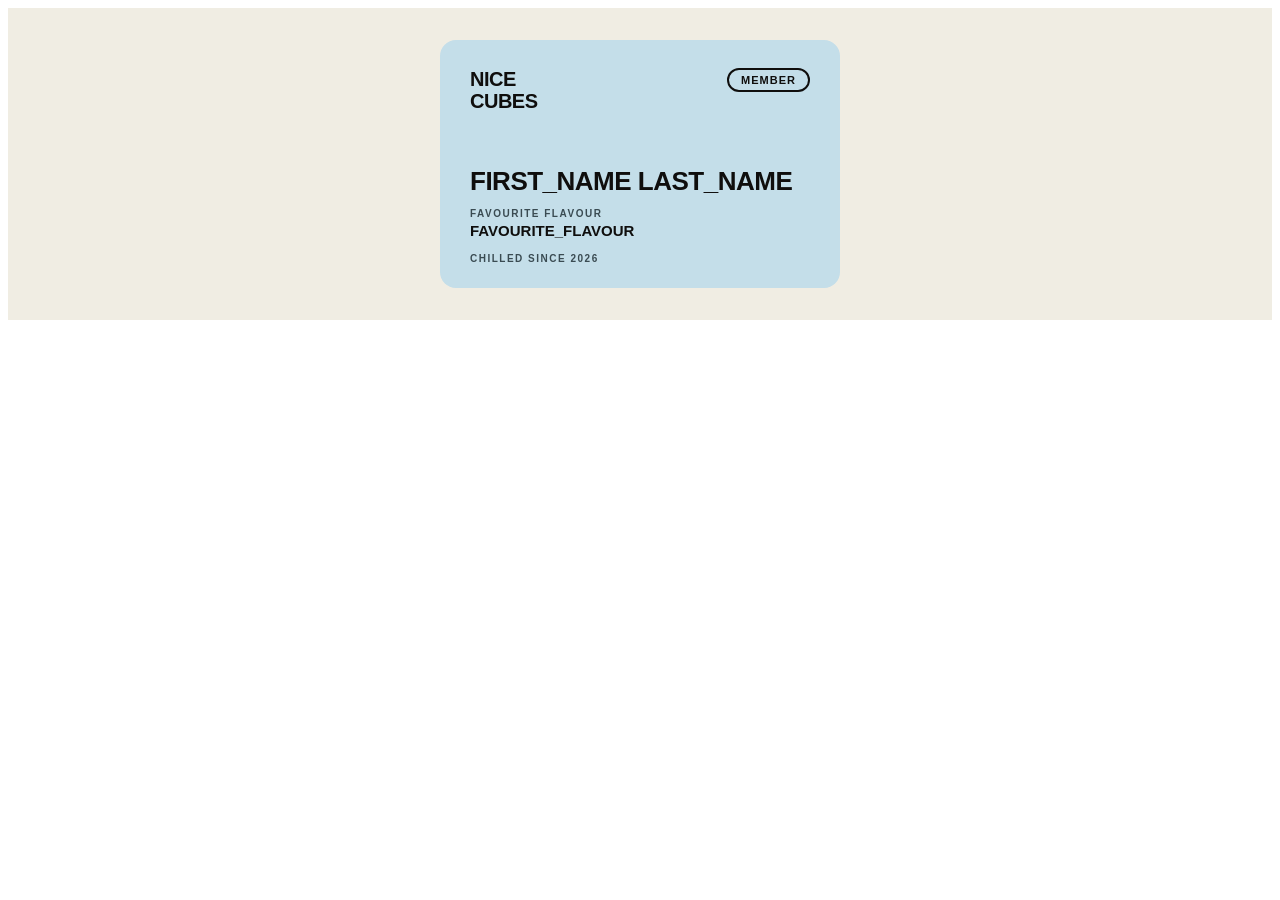
<file: email/member-card-welcome.html>
<!--
  Nice Cubes: welcome email member card
  ======================================
  This is NOT part of the website and is not built or deployed by build_pages.py. It is a
  standalone, email-safe HTML block for the Klaviyo welcome flow sent to accepted members.

  How to use it in Klaviyo:
  1. Build (or open) the flow that fires when member_status is changed to your "accepted" value.
  2. Add an email, and inside it add a "Custom HTML" content block.
  3. Copy everything inside the <table class="nc-card-wrap"> ... </table> below (not the <html>,
     <head> or <body> tags) and paste it into that block.
  4. Replace the three placeholders with Klaviyo's own merge tags, using its variable picker
     rather than typing them by hand, since the exact tag names depend on your account setup:
       FIRST_NAME       -> the profile's first name
       LAST_NAME        -> the profile's last name
       FAVOURITE_FLAVOUR -> the custom profile property named favourite_flavour, which the
                             Become a Member form on the site already sends for every applicant.

  Design notes:
  - Built with a table and inline styles throughout, since email clients (particularly Outlook
    on Windows) do not reliably support modern CSS. Colours match the live member card on
    drinknicecubes.com/become-a-member/.
  - The gradient on the live site's card is simplified to a single flat colour here, since email
    gradients render inconsistently. Rounded corners will show as square in older Outlook, which
    is an acceptable, expected degrade.
  - The logo is set as styled text, not an image, so the card still reads correctly for the
    many inboxes that block images by default.
  - Test this in Klaviyo's own preview (and ideally Litmus or a real Outlook inbox if you have
    access) before sending, as email rendering varies more than the website does.
-->
<table class="nc-card-wrap" role="presentation" width="100%" cellpadding="0" cellspacing="0" border="0" style="background-color:#f0ede3; padding:32px 16px;">
  <tr>
    <td align="center">
      <table role="presentation" width="400" cellpadding="0" cellspacing="0" border="0" style="width:400px; max-width:100%; background-color:#c4dee9; border-radius:16px;">
        <tr>
          <td style="padding:28px 30px 24px 30px; font-family:Arial, Helvetica, sans-serif;">

            <!-- wordmark + tag -->
            <table role="presentation" width="100%" cellpadding="0" cellspacing="0" border="0">
              <tr>
                <td align="left" valign="top" style="font-family:Arial, Helvetica, sans-serif; font-weight:bold; font-size:20px; line-height:22px; letter-spacing:-0.5px; color:#0f0e0d; text-transform:uppercase;">
                  NICE<br>CUBES
                </td>
                <td align="right" valign="top">
                  <span style="display:inline-block; border:2px solid #0f0e0d; border-radius:999px; padding:4px 12px; font-family:Arial, Helvetica, sans-serif; font-weight:bold; font-size:11px; letter-spacing:1px; color:#0f0e0d; text-transform:uppercase;">Member</span>
                </td>
              </tr>
            </table>

            <!-- spacer -->
            <div style="height:56px; line-height:56px; font-size:1px;">&nbsp;</div>

            <!-- name -->
            <div style="font-family:Arial, Helvetica, sans-serif; font-weight:bold; font-size:26px; line-height:1; letter-spacing:-0.5px; color:#0f0e0d; text-transform:uppercase;">
              FIRST_NAME LAST_NAME
            </div>

            <!-- favourite flavour -->
            <table role="presentation" width="100%" cellpadding="0" cellspacing="0" border="0" style="margin-top:14px;">
              <tr>
                <td style="font-family:Arial, Helvetica, sans-serif; font-size:10px; font-weight:bold; letter-spacing:1.5px; color:#3a4b52; text-transform:uppercase; padding-bottom:3px;">
                  Favourite flavour
                </td>
              </tr>
              <tr>
                <td style="font-family:Arial, Helvetica, sans-serif; font-size:15px; font-weight:bold; color:#0f0e0d; text-transform:uppercase;">
                  FAVOURITE_FLAVOUR
                </td>
              </tr>
            </table>

            <!-- footer -->
            <div style="margin-top:14px; font-family:Arial, Helvetica, sans-serif; font-size:10px; font-weight:bold; letter-spacing:1.5px; color:#3a4b52; text-transform:uppercase;">
              Chilled since 2026
            </div>

          </td>
        </tr>
      </table>
    </td>
  </tr>
</table>
</file>
<file: style.css>
/* Hanken Grotesk, hosted here (Latin subset, weights 400 to 900). Licence: fonts/OFL.txt */
@font-face {
  font-family: 'Hanken Grotesk';
  src: url('/fonts/hanken-grotesk-latin.woff2') format('woff2');
  font-weight: 400 900;
  font-style: normal;
  font-display: swap;
}

:root {
  --cream: #f0ede3;
  --cream-alt: #e8e3d3;
  --ink: #0f0e0d;
  --accent: #c5341b;
  --accent-dark: #a12a15;
  --lime: #c8f902;
  --ice: #c4dee9;
  --muted: rgba(15, 14, 13, 0.75);
  --muted-2: rgba(15, 14, 13, 0.6);
  --line: rgba(15, 14, 13, 0.14);
  --on-dark: #f0ede3;
  --on-dark-muted: rgba(240, 237, 227, 0.75);
  --on-dark-label: rgba(240, 237, 227, 0.6);
  --on-dark-line: rgba(240, 237, 227, 0.4);
  --radius: 2px;
  --maxw: 1180px;
}

* { box-sizing: border-box; }

html { scroll-behavior: smooth; }

body {
  margin: 0;
  background: var(--cream);
  color: var(--ink);
  font-family: 'Hanken Grotesk', -apple-system, BlinkMacSystemFont, sans-serif;
  -webkit-font-smoothing: antialiased;
}

img { max-width: 100%; display: block; }

[hidden] { display: none !important; }

.display, .h2 {
  font-weight: 900;
  text-transform: uppercase;
  letter-spacing: -0.03em;
  line-height: 0.95;
  margin: 0;
}

.display { font-size: clamp(2.75rem, 8vw, 6rem); }
.display--sm { font-size: clamp(2.25rem, 6vw, 4.25rem); text-align: center; }

.h2 { font-size: clamp(1.9rem, 4vw, 2.75rem); letter-spacing: -0.02em; }
.h2--onblack { color: var(--on-dark); text-align: center; }
.h2--center { text-align: center; }

.eyebrow {
  color: var(--accent);
  font-weight: 700;
  font-size: 0.82rem;
  letter-spacing: 0.08em;
  text-transform: uppercase;
  margin: 0 0 1.1rem;
}

.eyebrow--center { text-align: center; }

.lede {
  font-size: 1.05rem;
  line-height: 1.6;
  color: var(--muted);
  max-width: 46ch;
  margin: 1.25rem 0 1.75rem;
}

.lede--center { max-width: 50ch; margin-left: auto; margin-right: auto; text-align: center; }

/* Announcement bar */
/* Announcement bar: a looping marquee linking to Become a Member. The items are generated by
   build_pages.py from ANNOUNCE_REPEATS, repeated enough times that the strip stays full at any
   screen width; translateX(-50%) always lands on an item boundary because the repeat count is
   even, so the loop is seamless. */
.announce {
  display: block;
  background: var(--ink);
  overflow: hidden;
  padding: 0.65rem 0;
  text-decoration: none;
}

.announce__track {
  display: flex;
  width: max-content;
  animation: announce-scroll 40s linear infinite;
}

.announce:hover .announce__track,
.announce:focus-visible .announce__track {
  animation-play-state: paused;
}

.announce__item {
  /* deliberately not display:flex: flex containers collapse the whitespace around their own
     inline children (e.g. the space either side of the member-cap span), which ate the gaps
     around the number here */
  display: inline-block;
  flex-shrink: 0;
  color: var(--accent);
  font-weight: 700;
  font-size: 0.72rem;
  letter-spacing: 0.06em;
  text-transform: uppercase;
  white-space: nowrap;
}

.announce__dot { margin: 0 0.9em; color: var(--on-dark-muted); }

@keyframes announce-scroll {
  from { transform: translateX(0); }
  to { transform: translateX(-50%); }
}

@media (prefers-reduced-motion: reduce) {
  .announce__track { animation: none; }
  .announce__item[aria-hidden] { display: none; }
}

/* Nav */
.nav {
  display: flex;
  align-items: center;
  justify-content: space-between;
  gap: 1rem;
  padding: 1.1rem clamp(1.25rem, 4vw, 3rem);
  border-bottom: 1px solid var(--line);
  position: sticky;
  top: 0;
  background: var(--cream);
  z-index: 50;
}

.nav__brand {
  display: flex;
  align-items: center;
  gap: 0.6rem;
  text-decoration: none;
  color: var(--ink);
}

.nav__links {
  display: flex;
  align-items: center;
  gap: 0.6rem;
  margin-left: auto;
}

.nav__join { margin-left: 0.6rem; }

.nav__toggle { display: none; }

/* Logo: stacked all-caps wordmark (Hanken Grotesk 900, tracking -45), one shared vector */
.logo { display: block; height: auto; aspect-ratio: 3023 / 1637; overflow: visible; fill: currentColor; }
.logo--nav { width: 81px; color: var(--ink); }
.logo--footer { width: 100px; color: var(--on-dark); margin-bottom: 0.9rem; }

/* Black on ice blue lockup */
.lockup {
  display: inline-flex;
  align-items: center;
  justify-content: center;
  width: 112px;
  height: 112px;
  background: var(--ice);
  color: var(--ink);
  border-radius: var(--radius);
}
.lockup__mark { width: 64.5%; height: auto; aspect-ratio: 3023 / 1637; overflow: visible; fill: currentColor; }

/* Buttons */
.btn {
  display: inline-flex;
  align-items: center;
  justify-content: center;
  border: none;
  border-radius: var(--radius);
  font-weight: 700;
  font-size: 0.85rem;
  letter-spacing: 0.03em;
  text-transform: uppercase;
  text-decoration: none;
  padding: 0.95rem 1.6rem;
  cursor: pointer;
  transition: transform 0.15s ease, background 0.15s ease, color 0.15s ease, opacity 0.15s ease;
}

.btn:hover { transform: translateY(-1px); }
.btn:active { transform: translateY(0); }

.btn--dark { background: var(--ink); color: var(--cream); }
.btn--dark:hover { background: #050403; }

.btn--accent { background: var(--accent); color: var(--ink); }
.btn--accent:hover { background: var(--accent-dark); color: var(--cream); }

.btn--outline {
  background: transparent;
  color: var(--ink);
  border: 1px solid var(--ink);
}
.btn--outline:hover { background: var(--ink); color: var(--cream); }

.btn--outline-light {
  background: transparent;
  color: var(--on-dark);
  border: 1px solid var(--on-dark-line);
}
.btn--outline-light:hover { background: var(--on-dark); color: var(--ink); }

.btn--sm { padding: 0.55rem 1rem; font-size: 0.72rem; }

.btn--block { width: 100%; }

/* Hero */
.hero {
  max-width: var(--maxw);
  margin: 0 auto;
  padding: clamp(2.5rem, 6vw, 4.5rem) clamp(1.25rem, 4vw, 3rem);
  display: grid;
  grid-template-columns: 1fr 1fr;
  gap: clamp(2rem, 5vw, 4rem);
  align-items: center;
  position: relative;
  overflow: hidden;
}

/* Site-wide background wordmark.
   One fixed layer sits above every section background but below all content, so each section
   slides over it. Blend mode "difference" keeps it a faint dark tint on light sections and a
   faint light tint on the black ones. */
.bg-wordmark {
  position: fixed;
  top: 14vh;
  right: -4vw;
  width: min(1000px, 75vw);
  height: auto;
  aspect-ratio: 3023 / 1637;
  overflow: visible;
  fill: #fff;
  mix-blend-mode: difference;
  opacity: 0.075;
  pointer-events: none;
  user-select: none;
  z-index: -1;
}

/* Sections with a solid colour draw it on a layer beneath the wordmark */
.waitlist, .flavours, .footer { position: relative; }
.waitlist::before, .flavours::before, .footer::before {
  content: '';
  position: absolute;
  inset: 0;
  z-index: -2;
}
.waitlist::before, .footer::before { background: var(--ink); }
.flavours::before { background: var(--cream-alt); }

.hero__text, .hero__media { position: relative; z-index: 1; }

.hero__text { max-width: 46ch; }

/* Hero: text lines and the box rise in on load (or whenever the home page is switched back to,
   since the SPA router just toggles [hidden] and a CSS animation restarts once an element is
   displayed again). Pure CSS, no JS: nothing to gate beyond the reduced-motion override below. */
@keyframes hero-rise {
  from { opacity: 0; transform: translateY(18px); }
  to { opacity: 1; transform: translateY(0); }
}
.hero__text > * { animation: hero-rise 0.7s ease both; }
.hero__text > *:nth-child(1) { animation-delay: 0s; }
.hero__text > *:nth-child(2) { animation-delay: 0.08s; }
.hero__text > *:nth-child(3) { animation-delay: 0.16s; }
.hero__text > *:nth-child(4) { animation-delay: 0.24s; }
.hero__media { animation: hero-rise 0.8s ease 0.15s both; }

@media (prefers-reduced-motion: reduce) {
  .hero__text > *, .hero__media { animation: none; }
}

.hero__img {
  width: 100%;
  height: auto;
  /* transparent cutout, so the shadow follows the box itself and it floats above the wordmark */
  filter: drop-shadow(0 34px 30px rgba(15, 14, 13, 0.3));
}

/* Waitlist */
.waitlist {
  color: var(--on-dark);
  padding: clamp(3rem, 7vw, 5rem) 1.5rem;
  text-align: center;
  scroll-margin-top: 5rem;
}

.waitlist__copy {
  color: var(--on-dark-muted);
  max-width: 46ch;
  margin: 1rem auto 2.25rem;
  line-height: 1.6;
}

.form {
  max-width: 480px;
  margin: 0 auto;
  text-align: left;
}

.form__row {
  display: grid;
  grid-template-columns: 1fr 1fr;
  gap: 1rem;
}

.field { display: block; margin-bottom: 1rem; }
.field--full { grid-column: 1 / -1; }

.field--checkbox {
  display: flex;
  align-items: flex-start;
  gap: 0.65rem;
}

.field__checkbox {
  flex-shrink: 0;
  width: 1.2rem;
  height: 1.2rem;
  margin: 0.15rem 0 0;
  accent-color: var(--accent);
}

.field__checkbox:focus-visible { outline: 2px solid var(--accent); outline-offset: 2px; }
.field__checkbox:invalid.touched { outline: 2px solid #b0361a; outline-offset: 2px; }

.field__checkbox-label {
  color: var(--muted-2);
  font-size: 0.95rem;
  line-height: 1.4;
}
.form--light .field__checkbox-label { color: var(--ink); }

.field__label {
  display: block;
  font-size: 0.7rem;
  font-weight: 700;
  letter-spacing: 0.06em;
  text-transform: uppercase;
  color: var(--on-dark-label);
  margin-bottom: 0.4rem;
}

.field__input {
  width: 100%;
  background: transparent;
  border: 1px solid var(--on-dark-line);
  border-radius: var(--radius);
  padding: 0.85rem 0.9rem;
  color: var(--on-dark);
  font-family: inherit;
  font-size: 0.95rem;
}

.field__textarea { resize: vertical; }

.field__input::placeholder { color: rgba(240, 237, 227, 0.4); }
.field__input:focus { outline: 2px solid var(--accent); outline-offset: 1px; }
.field__input:invalid.touched { border-color: #d97070; }
.form--light .field__input:invalid.touched { border-color: #b0361a; }

/* Dropdown */
.form--light select.field__input {
  appearance: none;
  -webkit-appearance: none;
  padding-right: 2.75rem;
  cursor: pointer;
  background-image: url("data:image/svg+xml,%3Csvg xmlns='http://www.w3.org/2000/svg' viewBox='0 0 12 8' fill='none' stroke='%230f0e0d' stroke-width='2' stroke-linecap='round' stroke-linejoin='round'%3E%3Cpath d='M1 1.5l5 5 5-5'/%3E%3C/svg%3E");
  background-repeat: no-repeat;
  background-position: right 1rem center;
  background-size: 12px 8px;
}
.form--light select.field__input:required:invalid { color: rgba(15, 14, 13, 0.4); }
.form--light select.field__input option { color: var(--ink); }

.form__required {
  margin: 0.25rem 0 1rem;
  font-size: 0.78rem;
  color: var(--muted-2);
}

/* Light-theme form (Become a Member) */
.form--light .field__label { color: var(--muted-2); }
.form--light .field__input {
  color: var(--ink);
  border-color: var(--ink);
  background: var(--cream);
}
.form--light .field__input::placeholder { color: rgba(15, 14, 13, 0.4); }

.form__consent {
  margin: 0.9rem 0 0;
  font-size: 0.75rem;
  line-height: 1.5;
  text-align: center;
  color: var(--muted-2);
}

.form__note {
  margin-top: 0.9rem;
  min-height: 1.2em;
  font-size: 0.85rem;
  text-align: center;
  color: var(--lime);
}

.form--light .form__note { color: var(--accent); }

.form__note--error { color: #e08a6d; }
.form--light .form__note--error { color: #b0361a; }

/* Ingredient section */
.ingredient {
  max-width: var(--maxw);
  margin: 0 auto;
  padding: clamp(3rem, 7vw, 5rem) clamp(1.25rem, 4vw, 3rem);
  display: grid;
  grid-template-columns: 1fr 1fr;
  gap: clamp(2rem, 5vw, 4rem);
  align-items: center;
}

.ingredient__img {
  width: 100%;
  height: auto;
  /* transparent line drawing: sits straight on the page, no shadow */
}

.principles {
  list-style: none;
  margin: 0 0 1.75rem;
  padding: 0;
  display: flex;
  flex-direction: column;
  gap: 0.6rem;
}

.principles li {
  font-weight: 700;
  font-size: 0.95rem;
  display: flex;
  gap: 0.6rem;
  align-items: baseline;
}

.principles__num { color: var(--accent); font-weight: 900; font-size: 0.85rem; }

/* Principles list: each line rises in as the ingredient section scrolls into view. */
.principles li.reveal {
  opacity: 0;
  transform: translateY(14px);
  transition: opacity 0.6s ease, transform 0.6s ease;
}
.principles li.reveal.is-visible { opacity: 1; transform: translateY(0); }
.principles li.reveal:nth-child(2) { transition-delay: 0.1s; }
.principles li.reveal:nth-child(3) { transition-delay: 0.2s; }

@media (prefers-reduced-motion: reduce) {
  .principles li.reveal { opacity: 1; transform: none; transition: none; }
}

/* Four flavours */
.flavours {
  padding: clamp(3rem, 7vw, 5rem) clamp(1.25rem, 4vw, 3rem);
  text-align: center;
}

.flavour-grid {
  max-width: var(--maxw);
  margin: 3rem auto 0;
  display: grid;
  grid-template-columns: repeat(4, 1fr);
  gap: 1.5rem;
  text-align: left;
}

.flavour-card__img {
  width: 100%;
  aspect-ratio: 5 / 6;
  object-fit: contain;
  object-position: center bottom;
  /* transparent cutouts: shadow follows each box so they float on the section */
  filter: drop-shadow(0 18px 16px rgba(15, 14, 13, 0.28));
}

/* Cards slide into shot the first time they scroll into view. JS adds .reveal up front, then
   .is-visible once each card crosses the viewport threshold, so a page with JS disabled just
   shows the grid in its normal state instead of getting stuck hidden. */
.flavour-card.reveal {
  opacity: 0;
  transform: translateX(48px);
  transition: opacity 0.7s ease, transform 0.7s ease;
}
.flavour-card.reveal.is-visible {
  opacity: 1;
  transform: translateX(0);
}
.flavour-card.reveal:nth-child(2) { transition-delay: 0.1s; }
.flavour-card.reveal:nth-child(3) { transition-delay: 0.2s; }
.flavour-card.reveal:nth-child(4) { transition-delay: 0.3s; }

@media (prefers-reduced-motion: reduce) {
  .flavour-card.reveal {
    opacity: 1;
    transform: none;
    transition: none;
  }
}

.flavour-card__swatches {
  display: flex;
  gap: 0.5rem;
  margin: 1rem 0 0.6rem;
}

.flavour-dot {
  width: 22px;
  height: 22px;
  border-radius: 50%;
  box-shadow: inset 0 0 0 1px rgba(15, 14, 13, 0.14);
}

.flavour-card__name {
  font-weight: 900;
  text-transform: uppercase;
  letter-spacing: -0.01em;
  font-size: 1.05rem;
  line-height: 1.2;
}

/* Follow */
.follow {
  max-width: var(--maxw);
  margin: 0 auto;
  padding: clamp(3rem, 7vw, 5rem) clamp(1.25rem, 4vw, 3rem);
}

.follow__head {
  display: flex;
  align-items: baseline;
  justify-content: space-between;
  margin-bottom: 1.75rem;
  flex-wrap: wrap;
  gap: 0.75rem;
}

.follow__handle {
  color: var(--accent);
  font-weight: 700;
  letter-spacing: 0.04em;
  text-decoration: none;
}

.follow__handle:hover { text-decoration: underline; }

/* Follow: simple handle-only version (image grid hidden) */
.follow--simple { text-align: center; padding-top: clamp(3.5rem, 8vw, 6rem); padding-bottom: clamp(3.5rem, 8vw, 6rem); }
.follow--simple .follow__head { flex-direction: column; align-items: center; justify-content: center; gap: 0.5rem; margin-bottom: 0; }
.follow--simple .follow__handle { font-size: clamp(1.4rem, 4vw, 2.25rem); font-weight: 900; letter-spacing: -0.02em; }

.follow__grid {
  display: grid;
  grid-template-columns: repeat(4, 1fr);
  gap: 1rem;
}

/* Footer (home page only) */
.footer {
  color: var(--on-dark-muted);
  padding: clamp(2.5rem, 6vw, 4rem) clamp(1.25rem, 4vw, 3rem);
  display: flex;
  flex-wrap: wrap;
  justify-content: space-between;
  align-items: flex-start;
  gap: 2rem;
}

.footer__copy { font-size: 0.85rem; margin: 0.75rem 0 0; }

.footer__signup { flex: 1 1 320px; max-width: 420px; }
.footer__consent { margin: 0.7rem 0 0; font-size: 0.72rem; line-height: 1.5; color: var(--on-dark-label); }
.footer__consent a, .form__consent--dark a { color: inherit; text-decoration: underline; }
.footer__note { margin: 0.5rem 0 0; min-height: 1.1em; font-size: 0.8rem; color: #e08a6d; }
.footer__note a { color: inherit; text-decoration: underline; }

.footer__links { display: flex; flex-direction: column; gap: 0.6rem; font-size: 0.9rem; }
.footer__links a { color: var(--on-dark-muted); text-decoration: none; }
.footer__links a:hover { color: var(--on-dark); text-decoration: underline; }

.footer__form {
  display: flex;
  width: 100%;
}

.footer__input {
  flex: 1;
  min-width: 0;
  padding: 0.8rem 0.9rem;
  border: 1px solid var(--on-dark-line);
  border-right: none;
  background: transparent;
  color: var(--on-dark);
  font-family: inherit;
  font-size: 0.9rem;
  border-radius: var(--radius) 0 0 var(--radius);
}

.footer__input::placeholder { color: rgba(240, 237, 227, 0.4); }
.footer__input:focus { outline: none; border-color: var(--accent); }

.footer__btn {
  background: var(--accent);
  color: var(--ink);
  border: none;
  padding: 0.8rem 1.3rem;
  font-weight: 700;
  font-size: 0.78rem;
  text-transform: uppercase;
  letter-spacing: 0.03em;
  cursor: pointer;
  border-radius: 0 var(--radius) var(--radius) 0;
  white-space: nowrap;
}

.footer__btn:hover { background: var(--accent-dark); }

/* Sub-pages: Buy / Events */
.subpage {
  min-height: 60vh;
  display: flex;
  flex-direction: column;
  align-items: center;
  justify-content: center;
  text-align: center;
  padding: clamp(4rem, 10vw, 7.5rem) clamp(1.25rem, 5vw, 4rem);
}

.subpage__title {
  font-weight: 900;
  text-transform: uppercase;
  letter-spacing: -0.03em;
  line-height: 0.95;
  font-size: clamp(2.5rem, 7vw, 4.5rem);
  margin: 0 0 1.25rem;
}

.subpage__copy {
  font-size: 1.1rem;
  line-height: 1.5;
  color: var(--muted);
  max-width: 36ch;
  margin: 0 0 2rem;
}

/* Little ice cube tray on the Buy page */
.freezer {
  display: flex;
  gap: 0.55rem;
  margin: 0 0 0.7rem;
  padding: 0.6rem;
  border: 2px solid var(--ink);
  border-radius: 8px;
}

.freezer__cube {
  width: clamp(30px, 8vw, 40px);
  aspect-ratio: 1;
  border-radius: 5px;
  background: var(--ice);
  box-shadow: inset 0 0 0 1px rgba(15, 14, 13, 0.14), inset 6px 6px 0 rgba(255, 255, 255, 0.5);
}

.freezer__cube--setting {
  background: transparent;
  box-shadow: inset 0 0 0 2px rgba(15, 14, 13, 0.25);
  animation: setting 2.4s ease-in-out infinite;
}

@keyframes setting {
  0%, 100% { background: transparent; }
  50% { background: rgba(196, 222, 233, 0.75); }
}

@media (prefers-reduced-motion: reduce) {
  .freezer__cube--setting { animation: none; background: rgba(196, 222, 233, 0.5); }
}

.freezer__label {
  margin: 0 0 2rem;
  font-size: 0.72rem;
  font-weight: 700;
  letter-spacing: 0.08em;
  text-transform: uppercase;
  color: var(--muted-2);
}

/* Events */
.event { padding: clamp(3rem, 7vw, 5rem) clamp(1.25rem, 4vw, 3rem); }
.event__inner { max-width: var(--maxw); margin: 0 auto; }

.display--event { font-size: clamp(2.5rem, 6.5vw, 4.75rem); margin-bottom: 0.6rem; }

.event__layout {
  display: grid;
  grid-template-columns: 1.6fr 1fr;
  gap: clamp(2rem, 5vw, 4rem);
  align-items: start;
}

.event__tagline {
  font-weight: 700;
  font-style: italic;
  color: var(--muted);
  margin: 0 0 1.75rem;
}

.event__meta {
  list-style: none;
  margin: 0 0 2rem;
  padding: 1.25rem 0;
  border-top: 1px solid var(--line);
  border-bottom: 1px solid var(--line);
  display: flex;
  flex-direction: column;
  gap: 0.65rem;
}

.event__meta li { font-size: 0.95rem; font-weight: 600; }

.event__meta-label {
  display: inline-block;
  min-width: 92px;
  color: var(--accent);
  font-weight: 700;
  font-size: 0.72rem;
  letter-spacing: 0.06em;
  text-transform: uppercase;
}

.event__cue { font-weight: 700; margin: 0 0 2rem; }

.btn--lg { padding: 1.1rem 2.2rem; font-size: 0.95rem; }

.event__card {
  background: var(--ink);
  color: var(--on-dark);
  padding: 1.75rem;
  border-radius: var(--radius);
  position: sticky;
  top: 6rem;
}

.event__card-title {
  font-weight: 900;
  text-transform: uppercase;
  font-size: 1.1rem;
  letter-spacing: -0.01em;
  margin-bottom: 0.85rem;
}

.event__card-row {
  font-size: 0.9rem;
  color: var(--on-dark-muted);
  margin-bottom: 0.4rem;
}

.event__card .btn { margin-top: 1.25rem; width: 100%; }

.event__card-note {
  font-size: 0.72rem;
  color: var(--on-dark-label);
  margin-top: 0.85rem;
  text-align: center;
}

/* Become a Member */
.apply {
  padding: clamp(4rem, 8vw, 6rem) clamp(1.25rem, 5vw, 4rem);
}

.apply__inner { max-width: 1000px; margin: 0 auto; }
.apply .lede { margin-bottom: 0.75rem; }

.apply__notice {
  margin: 0 0 clamp(2.5rem, 6vw, 4rem);
  text-align: center;
  font-size: 0.85rem;
  font-weight: 700;
  color: var(--muted-2);
}

/* Perks: 2x2 on the Become a Member page. The home page teaser overrides this to one column. */
.perks {
  list-style: none;
  margin: 0 0 clamp(2.5rem, 6vw, 4rem);
  padding: 0;
  display: grid;
  grid-template-columns: repeat(2, 1fr);
  gap: 1rem;
}

.perk {
  display: flex;
  flex-direction: column;
  gap: 0.35rem;
  padding: 1.2rem 1.3rem;
  background: var(--cream-alt);
  border-radius: var(--radius);
}

.perk__num { color: var(--accent); font-weight: 900; font-size: 0.85rem; }
.perk__title { font-weight: 900; font-size: 1.1rem; letter-spacing: -0.01em; text-transform: uppercase; }
.perk__text { color: var(--muted); font-size: 0.95rem; line-height: 1.45; }

/* Become a Member teaser (home page, between Four Flavours and Follow Along) */
.member-teaser {
  background: var(--cream-alt);
  padding: clamp(3rem, 7vw, 5rem) clamp(1.25rem, 4vw, 3rem);
}

.member-teaser__inner {
  max-width: var(--maxw);
  margin: 0 auto;
  display: grid;
  grid-template-columns: minmax(0, 1fr) minmax(0, 1fr);
  gap: clamp(2rem, 5vw, 4rem);
  align-items: center;
}

.member-teaser__text .lede { margin-bottom: 1.75rem; }
.member-teaser__perks { grid-template-columns: 1fr; margin: 0; }
.member-teaser__perks .perk { background: var(--cream); }

/* Member teaser: the whole card rises and fades in the first time it scrolls into view. */
.member-teaser__inner.reveal {
  opacity: 0;
  transform: translateY(24px);
  transition: opacity 0.7s ease, transform 0.7s ease;
}
.member-teaser__inner.reveal.is-visible { opacity: 1; transform: translateY(0); }

@media (prefers-reduced-motion: reduce) {
  .member-teaser__inner.reveal { opacity: 1; transform: none; transition: none; }
}

/* Waitlist success follow-up: nudges toward free membership right after joining */
.join-followup {
  position: relative;
  margin-top: 1.1rem;
  padding: 1rem 1.1rem 1.05rem;
  background: var(--ice);
  color: var(--ink);
  border-radius: 12px;
  text-align: left;
}

.join-followup__tag {
  display: inline-block;
  margin-bottom: 0.5rem;
  padding: 0.2em 0.65em;
  border-radius: 999px;
  background: var(--cream);
  font-size: 0.66rem;
  font-weight: 900;
  letter-spacing: 0.1em;
  text-transform: uppercase;
}

.join-followup__title { margin: 0 0 0.35rem; font-size: 1rem; font-weight: 900; line-height: 1.2; letter-spacing: -0.01em; }
.join-followup__text { margin: 0 0 0.9rem; font-size: 0.85rem; line-height: 1.45; }

@media (max-width: 860px) {
  .member-teaser__inner { grid-template-columns: 1fr; }
}

/* Card + form */
.apply__grid {
  display: grid;
  grid-template-columns: minmax(0, 380px) minmax(0, 1fr);
  gap: clamp(2rem, 5vw, 4.5rem);
  align-items: start;
}

.apply__grid .form { max-width: 520px; margin: 0; }

.member-card-wrap { position: sticky; top: 7rem; }

.member-card__preview-label {
  margin: 0 0 0.75rem;
  text-align: center;
  font-weight: 900;
  font-size: 0.85rem;
  letter-spacing: 0.03em;
  text-transform: uppercase;
  color: var(--accent);
}

/* Live membership card: fills in as the form is filled in */
.member-card {
  position: relative;
  aspect-ratio: 1.586;
  display: flex;
  flex-direction: column;
  padding: 1.25rem 1.4rem;
  border-radius: 16px;
  color: var(--ink);
  background:
    radial-gradient(120% 90% at 0% 0%, rgba(255, 255, 255, 0.7) 0%, rgba(255, 255, 255, 0) 55%),
    linear-gradient(135deg, #d9eef7 0%, var(--ice) 50%, #b3d1df 100%);
  box-shadow: 0 30px 40px -26px rgba(15, 14, 13, 0.5), inset 0 0 0 1px rgba(255, 255, 255, 0.6);
  transform: rotate(-3deg);
  transition: transform 0.3s ease;
  overflow: hidden;
}

.member-card-wrap:hover .member-card { transform: rotate(0deg) translateY(-3px); }

.member-card__logo { width: 66.5px; height: auto; aspect-ratio: 3023 / 1637; overflow: visible; fill: currentColor; }

.member-card__tag {
  position: absolute;
  top: 1.25rem;
  right: 1.4rem;
  padding: 0.25em 0.7em;
  border: 2px solid var(--ink);
  border-radius: 999px;
  font-size: 0.68rem;
  font-weight: 900;
  letter-spacing: 0.1em;
  text-transform: uppercase;
}

.member-card__name {
  margin-top: auto;
  font-weight: 900;
  font-size: clamp(1.4rem, 4.2vw, 1.9rem);
  letter-spacing: -0.02em;
  line-height: 1;
  text-transform: uppercase;
  overflow-wrap: anywhere;
  display: -webkit-box;
  -webkit-line-clamp: 2;
  -webkit-box-orient: vertical;
  overflow: hidden;
}

.member-card__row { display: flex; flex-direction: column; gap: 0.1rem; margin-top: 0.7rem; }
.member-card__label { font-size: 0.62rem; font-weight: 700; letter-spacing: 0.1em; text-transform: uppercase; opacity: 0.65; }
.member-card__value { font-size: 0.95rem; font-weight: 900; text-transform: uppercase; overflow-wrap: anywhere; }

.member-card__foot {
  margin-top: 0.7rem;
  font-size: 0.62rem;
  font-weight: 700;
  letter-spacing: 0.1em;
  text-transform: uppercase;
  opacity: 0.65;
}

.member-card__hint { margin: 1.6rem 0 0; text-align: center; font-size: 0.8rem; color: var(--muted-2); }

@media (prefers-reduced-motion: reduce) {
  .member-card, .member-card-wrap:hover .member-card { transition: none; }
}

/* Dropzones (image placeholders) */
.dropzone {
  position: relative;
  display: flex;
  align-items: center;
  justify-content: center;
  overflow: hidden;
  background: var(--cream-alt);
  border: 1.5px dashed rgba(15, 14, 13, 0.28);
  border-radius: var(--radius);
  width: 100%;
  aspect-ratio: 1 / 1;
  cursor: pointer;
  transition: border-color 0.15s ease, background 0.15s ease;
}

.dropzone:hover { border-color: var(--accent); }
.dropzone.is-dragover { border-color: var(--accent); background: #ded5b8; }

/* Past events photos: each one rises in, staggered, the first time the grid scrolls into view. */
.dropzone.reveal {
  opacity: 0;
  transform: translateY(24px);
  transition: opacity 0.6s ease, transform 0.6s ease, border-color 0.15s ease, background 0.15s ease;
}
.dropzone.reveal.is-visible { opacity: 1; transform: translateY(0); }
.dropzone.reveal:nth-child(2) { transition-delay: 0.1s; }
.dropzone.reveal:nth-child(3) { transition-delay: 0.2s; }
.dropzone.reveal:nth-child(4) { transition-delay: 0.3s; }

@media (prefers-reduced-motion: reduce) {
  .dropzone.reveal { opacity: 1; transform: none; transition: border-color 0.15s ease, background 0.15s ease; }
}

.dropzone--tall { aspect-ratio: 4 / 5; }
.dropzone--square { aspect-ratio: 1 / 1; }
.dropzone--flavour { aspect-ratio: 4 / 5; margin-bottom: 0; }
.event__banner-wrap {
  position: relative;
  margin-bottom: clamp(2rem, 5vw, 3rem);
}

.event__banner {
  display: block;
  width: 100%;
  height: auto;
  border-radius: 6px;
  box-shadow: 0 26px 40px -30px rgba(15, 14, 13, 0.4);
}

/* Sold out state: shown when the section carries the data-sold-out attribute */
.event__stamp,
.event__soldout,
.event__card-soldout { display: none; }

.event[data-sold-out] .event__tickets { display: none; }
.event[data-sold-out] .event__stamp { display: block; }
.event[data-sold-out] .event__soldout { display: block; }
.event[data-sold-out] .event__card-soldout { display: block; }

/* Members only badge: shown when the section carries the data-members-only attribute */
.event__members-badge {
  display: none;
  margin-left: 0.6rem;
  padding: 0.2em 0.6em;
  border: 1px solid var(--accent);
  border-radius: 4px;
  color: var(--accent);
  font-size: 0.68rem;
  font-weight: 900;
  letter-spacing: 0.06em;
  text-transform: uppercase;
  vertical-align: middle;
}
.event[data-members-only] .event__members-badge { display: inline-block; }

.event__stamp {
  position: absolute;
  right: clamp(0.75rem, 3vw, 2.25rem);
  bottom: calc(-1 * clamp(0.9rem, 2.4vw, 1.6rem));
  transform: rotate(-7deg);
  padding: 0.25em 0.7em;
  border: 3px solid var(--accent);
  border-radius: 4px;
  background: rgba(240, 237, 227, 0.92);
  color: var(--accent);
  font-weight: 900;
  font-size: clamp(0.85rem, 2.6vw, 1.7rem);
  letter-spacing: 0.06em;
  text-transform: uppercase;
  line-height: 1;
  pointer-events: none;
}

.event__soldout {
  background: var(--ice);
  color: var(--ink);
  border-radius: var(--radius);
  padding: clamp(1.25rem, 3vw, 1.75rem);
  max-width: 46ch;
}

.event__soldout-title {
  margin: 0 0 0.6rem;
  font-weight: 900;
  font-size: clamp(1.7rem, 4.5vw, 2.4rem);
  letter-spacing: -0.03em;
  line-height: 1;
  text-transform: uppercase;
}

.event__actions {
  display: flex;
  flex-wrap: wrap;
  gap: 0.75rem;
}

.event__card-soldout .btn + .btn { margin-top: 0.6rem; }

.event__soldout-copy {
  margin: 0 0 1.25rem;
  line-height: 1.55;
}

.event__badge {
  display: inline-block;
  margin: 0.8rem 0 1rem;
  padding: 0.35em 0.8em;
  border: 2px solid var(--accent);
  border-radius: 4px;
  color: var(--accent);
  background: var(--on-dark);
  font-weight: 900;
  font-size: 0.85rem;
  letter-spacing: 0.06em;
  text-transform: uppercase;
}

/* Past events: empty until there is a first one to show (see the HTML comment above it) */
.past-events {
  margin-top: clamp(3rem, 7vw, 5rem);
  padding-top: clamp(2.5rem, 6vw, 4rem);
  border-top: 1px solid var(--line);
  text-align: center;
}
.past-events .lede { margin-bottom: 2rem; }
.past-events .follow__grid { text-align: left; }

.dropzone__input {
  position: absolute;
  inset: 0;
  opacity: 0;
  cursor: pointer;
  width: 100%;
  height: 100%;
}

.dropzone__empty {
  display: flex;
  flex-direction: column;
  align-items: center;
  gap: 0.35rem;
  padding: 0.75rem;
  text-align: center;
  pointer-events: none;
}

.dropzone__icon {
  width: 22px;
  height: 22px;
  fill: rgba(15, 14, 13, 0.35);
}

.dropzone__label {
  font-size: 0.72rem;
  font-weight: 600;
  color: rgba(15, 14, 13, 0.55);
  line-height: 1.3;
}

.dropzone__browse {
  font-size: 0.68rem;
  color: var(--accent);
  text-decoration: underline;
}

.dropzone.has-image .dropzone__empty { display: none; }

.dropzone__img {
  position: absolute;
  inset: 0;
  width: 100%;
  height: 100%;
  object-fit: cover;
  display: none;
}

.dropzone.has-image .dropzone__img { display: block; }

.dropzone__replace {
  position: absolute;
  bottom: 0.5rem;
  right: 0.5rem;
  background: rgba(15, 14, 13, 0.75);
  color: var(--cream);
  font-size: 0.65rem;
  font-weight: 700;
  text-transform: uppercase;
  letter-spacing: 0.04em;
  padding: 0.35rem 0.6rem;
  border-radius: var(--radius);
  opacity: 0;
  transition: opacity 0.15s ease;
  pointer-events: none;
}

.dropzone.has-image:hover .dropzone__replace { opacity: 1; }

/* Responsive */
@media (max-width: 860px) {
  .hero { grid-template-columns: 1fr; }
  .bg-wordmark { width: 100vw; right: 0; top: 55vh; transform: translateY(-50%); }
  .ingredient { grid-template-columns: 1fr; }
  .event__layout { grid-template-columns: 1fr; }
  .apply__grid { grid-template-columns: 1fr; }
  .member-card-wrap { position: static; max-width: 380px; margin: 0 auto; }
  .apply__grid .form { max-width: none; }
  .event__card { position: static; }
  .form__row { grid-template-columns: 1fr; }
  .flavour-grid { grid-template-columns: repeat(2, 1fr); }
  .follow__grid { grid-template-columns: repeat(2, 1fr); }
  .footer { flex-direction: column; }
  .footer__signup { flex: none; width: 100%; max-width: none; }
}

@media (max-width: 480px) {
  .flavour-grid { grid-template-columns: 1fr; }
  .follow__grid { grid-template-columns: 1fr; }
}

@media (max-width: 600px) {
  .perks { grid-template-columns: 1fr; }
}

/* Raining ice cubes (easter egg) */
.ice-bit {
  position: fixed;
  z-index: 9999;
  pointer-events: none;
  border-radius: 3px;
  background: linear-gradient(135deg, rgba(255, 255, 255, 0.95) 0%, var(--ice) 60%, #a9cbdc 100%);
  border: 1px solid rgba(59, 91, 167, 0.4);
  box-shadow: inset 2px 2px 0 rgba(255, 255, 255, 0.7), 0 2px 4px rgba(15, 14, 13, 0.15);
  will-change: transform, opacity;
}

.logo--footer, .lockup { cursor: pointer; -webkit-tap-highlight-color: transparent; }

/* Small helpers */
.nowrap { white-space: nowrap; }

/* Hidden trap field for bots: real people never see or fill it */
.hp { position: absolute; left: -9999px; width: 1px; height: 1px; overflow: hidden; }

.form__consent--dark { color: var(--on-dark-label); }
.form__note a { color: inherit; text-decoration: underline; }

/* Privacy page */
.legal { padding: clamp(3rem, 7vw, 5rem) clamp(1.25rem, 5vw, 4rem); }
.legal__inner { max-width: 720px; margin: 0 auto; }
.legal__title { margin: 0 0 0.5rem; font-weight: 900; text-transform: uppercase; letter-spacing: -0.03em; line-height: 0.95; font-size: clamp(2.3rem, 6vw, 3.75rem); }
.legal__updated { margin: 0 0 1.5rem; font-size: 0.85rem; color: var(--muted-2); }
.legal h2 { margin: 2.25rem 0 0.6rem; font-size: 1.15rem; font-weight: 900; letter-spacing: -0.01em; text-transform: uppercase; }
.legal p, .legal li { line-height: 1.65; color: var(--muted); }
.legal ul { margin: 0 0 1rem; padding-left: 1.2rem; }
.legal li { margin-bottom: 0.6rem; }
.legal li strong { color: var(--ink); }
.legal a { color: var(--accent); }

/* Phones and small tablets: slim sticky menu (logo, Join button, menu button) */
@media (max-width: 900px) {
  .nav { padding: 0.55rem clamp(1rem, 4vw, 1.5rem); gap: 0.5rem; }
  .nav__brand { margin-right: auto; min-height: 44px; }
  .logo--nav { width: 66px; }
  .nav__join { margin-left: 0; min-height: 44px; padding: 0.5rem 1rem; }

  .nav__toggle {
    display: inline-flex;
    flex-direction: column;
    align-items: center;
    justify-content: center;
    gap: 5px;
    width: 44px;
    height: 44px;
    padding: 0;
    border: 1px solid var(--ink);
    border-radius: var(--radius);
    background: transparent;
    cursor: pointer;
  }
  .nav__toggle span { display: block; width: 20px; height: 2px; background: var(--ink); transition: transform 0.2s ease; }
  .nav.is-open .nav__toggle span:nth-child(1) { transform: translateY(3.5px) rotate(45deg); }
  .nav.is-open .nav__toggle span:nth-child(2) { transform: translateY(-3.5px) rotate(-45deg); }

  .nav__links {
    display: none;
    position: absolute;
    top: 100%;
    left: 0;
    right: 0;
    flex-direction: column;
    align-items: stretch;
    gap: 0.5rem;
    margin: 0;
    padding: 1rem clamp(1rem, 4vw, 1.5rem) 1.25rem;
    background: var(--cream);
    border-bottom: 1px solid var(--line);
    box-shadow: 0 24px 30px -22px rgba(15, 14, 13, 0.4);
  }
  .nav.is-open .nav__links { display: flex; }
  .nav__links .btn { min-height: 48px; font-size: 0.8rem; }
}

@media (max-width: 560px) {
  .announce { padding: 0.5rem 0; }
  .announce__item { font-size: 0.68rem; }
  .announce__dot { margin: 0 0.7em; }
  .hero { padding-top: 1.75rem; }
}

@media (prefers-reduced-motion: reduce) {
  .nav__toggle span { transition: none; }
}
</file>
